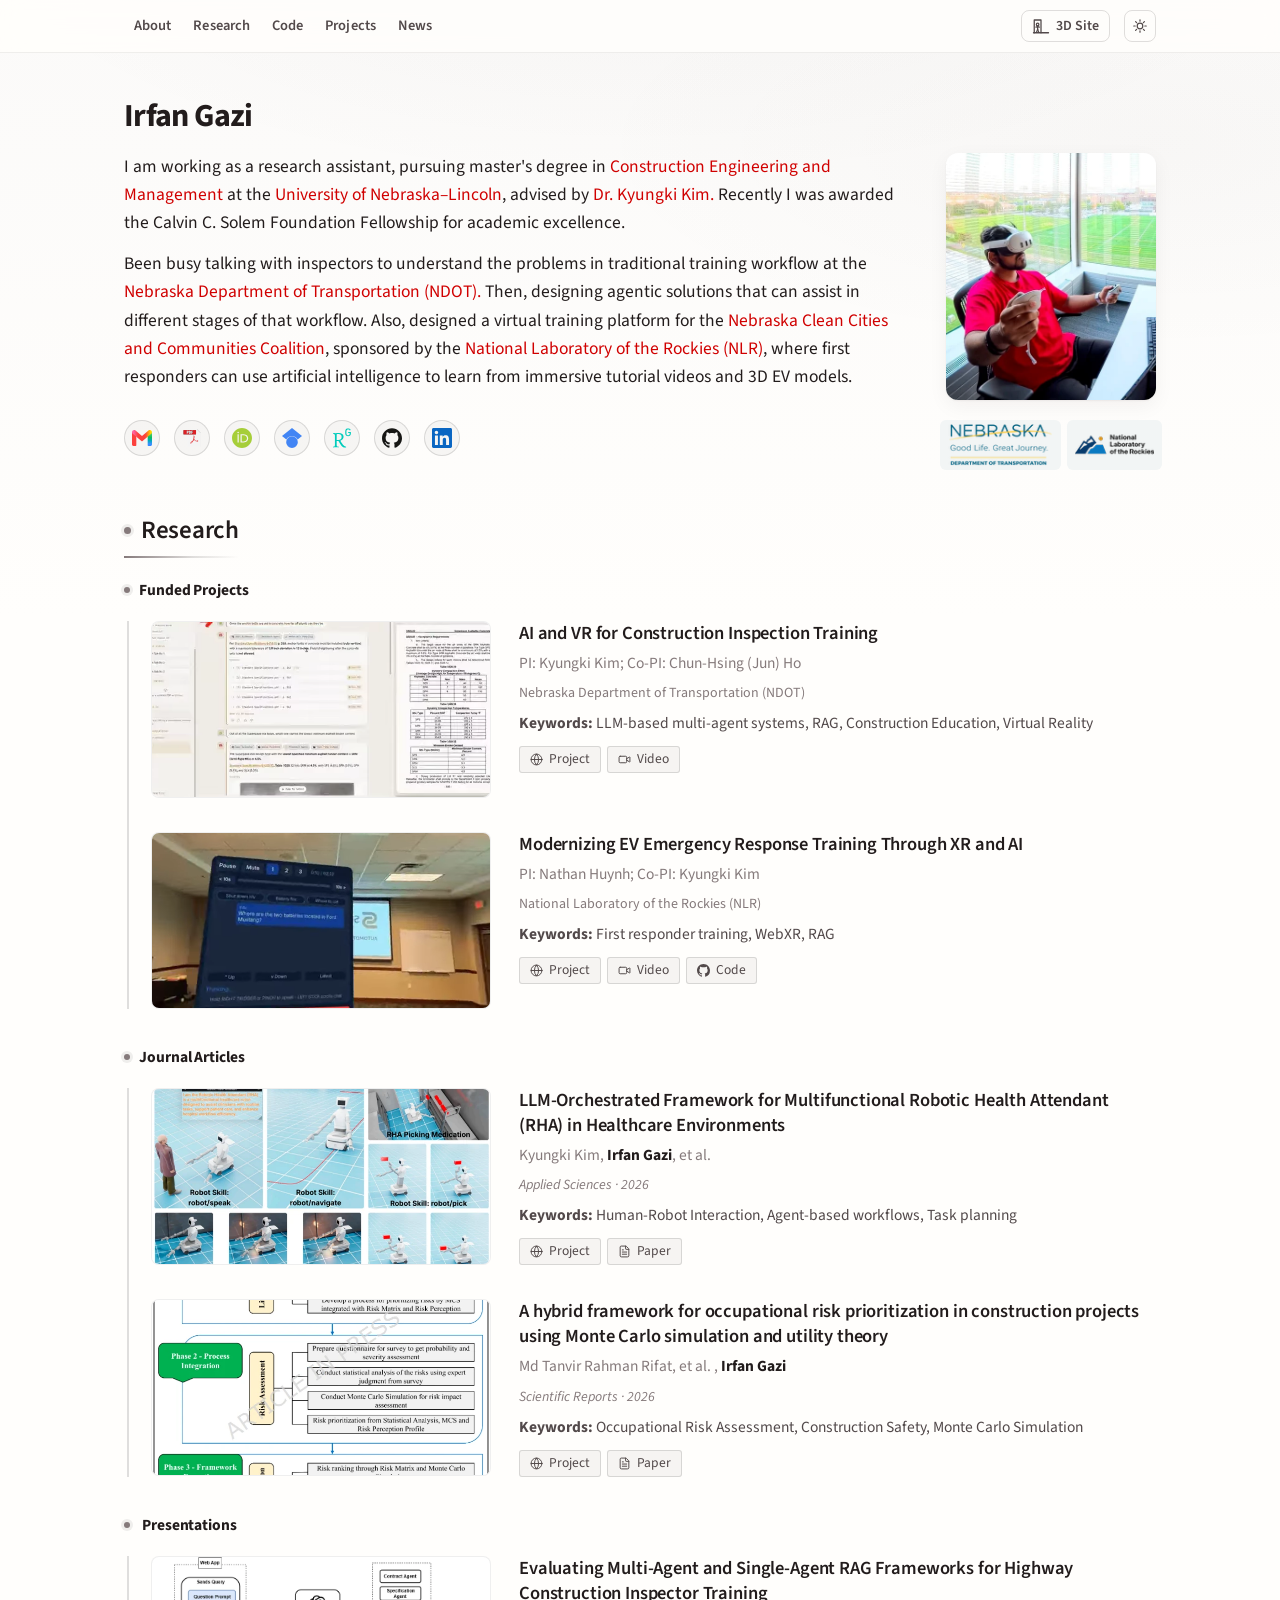
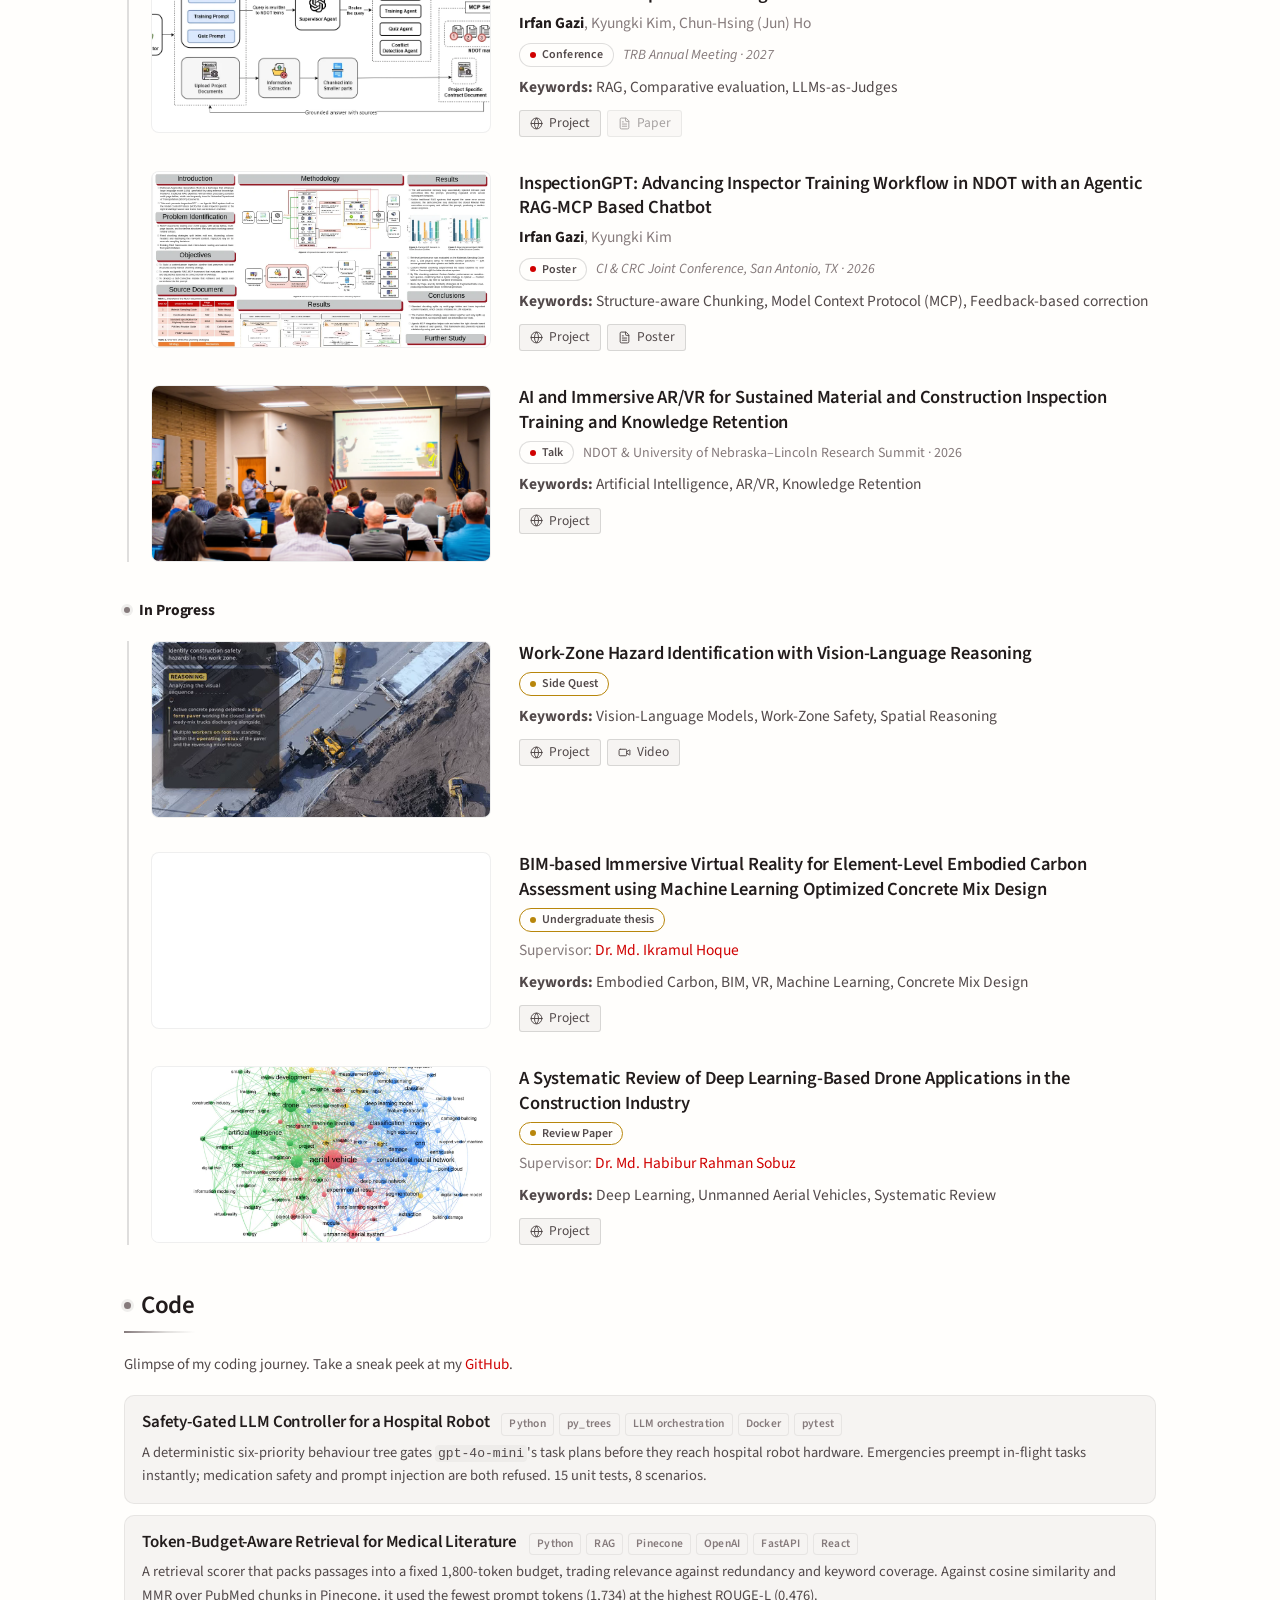
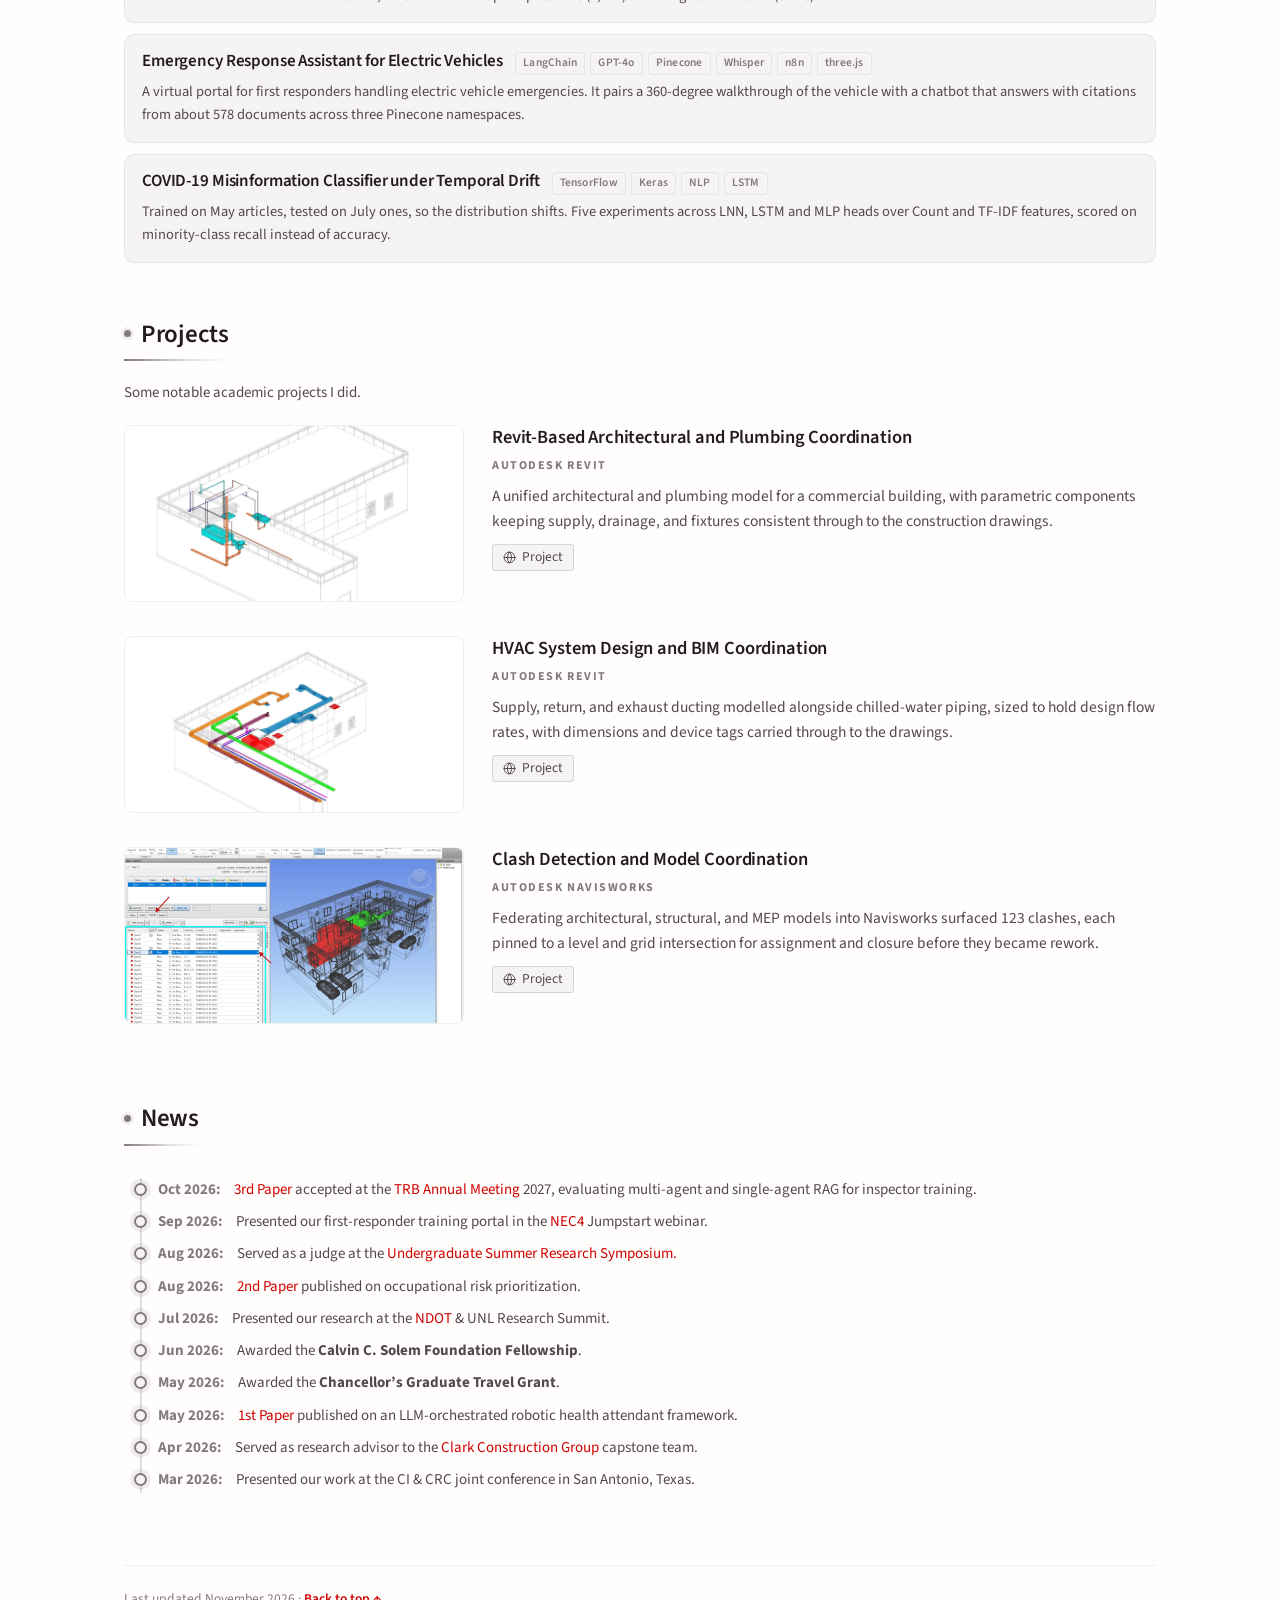
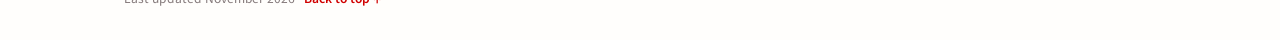
<file: index.html>
<!DOCTYPE html>
<html lang="en">
<head>
<meta charset="UTF-8" />
<meta name="viewport" content="width=device-width, initial-scale=1.0" />
<title>Irfan Gazi Portfolio</title>
<meta name="description" content="Irfan Gazi — M.S. Construction Engineering and Graduate Research Assistant at the University of Nebraska-Lincoln. I build generative AI, LLM agent and mixed-reality systems for construction site inspection, safety and BIM." />
<meta name="keywords" content="Irfan Gazi, construction engineering and management, generative AI, large language models, LLM agents, retrieval-augmented generation, RAG, machine learning, computer vision, mixed reality, virtual reality, XR, digital twin, BIM, Autodesk Revit, Navisworks, Unity, Python, construction safety, construction site inspection, University of Nebraska-Lincoln, graduate research assistant" />
<meta name="author" content="Irfan Gazi" />
<link rel="canonical" href="https://irfan-gazi0.github.io/Portfolio/" />

<meta property="og:type" content="profile" />
<meta property="og:title" content="Irfan Gazi — Construction Engineering Researcher" />
<meta property="og:description" content="M.S. Construction Engineering and Graduate Research Assistant at the University of Nebraska-Lincoln. Generative AI, LLM agents, mixed reality and BIM for the job site." />
<meta property="og:url" content="https://irfan-gazi0.github.io/Portfolio/" />
<meta property="og:image" content="https://irfan-gazi0.github.io/Portfolio/images/profile.webp" />
<meta property="og:image:width" content="600" />
<meta property="og:image:height" content="724" />
<meta property="og:image:alt" content="Portrait of Irfan Gazi" />
<meta property="og:locale" content="en_US" />
<meta name="twitter:card" content="summary" />
<meta name="twitter:title" content="Irfan Gazi — Construction Engineering Researcher" />
<meta name="twitter:description" content="M.S. Construction Engineering and Graduate Research Assistant at the University of Nebraska-Lincoln. Generative AI, LLM agents, mixed reality and BIM for the job site." />
<meta name="twitter:image" content="https://irfan-gazi0.github.io/Portfolio/images/profile.webp" />
<meta name="theme-color" content="#fdfcfa" media="(prefers-color-scheme: light)" />
<meta name="theme-color" content="#110d0e" media="(prefers-color-scheme: dark)" />

<link rel="icon" href="data:image/svg+xml,%3Csvg xmlns='http://www.w3.org/2000/svg' viewBox='0 0 64 64'%3E%3Crect width='64' height='64' rx='14' fill='%23D00000'/%3E%3Ctext x='32' y='45' font-family='Georgia,serif' font-size='36' font-weight='700' fill='%23fff' text-anchor='middle'%3EIG%3C/text%3E%3C/svg%3E" />

<link rel="preconnect" href="https://fonts.googleapis.com" />
<link rel="preconnect" href="https://fonts.gstatic.com" crossorigin />
<!-- Fetched at high priority but not render-blocking: first paint no longer
     waits on a round trip to Google. Safe here because the stack in `body`
     already falls back to the system sans and the request carries
     `display=swap`, so text is drawn in the fallback either way and the only
     difference is whether the rest of the page is held up waiting for it.
     The <noscript> copy keeps the webfont for readers without JavaScript. -->
<link rel="preload" as="style" href="https://fonts.googleapis.com/css2?family=Source+Sans+3:ital,wght@0,400;0,600;0,700;1,400&display=swap" onload="this.onload=null;this.rel='stylesheet'" />
<noscript><link rel="stylesheet" href="https://fonts.googleapis.com/css2?family=Source+Sans+3:ital,wght@0,400;0,600;0,700;1,400&display=swap" /></noscript>

<script>
  /* Set the theme before first paint so there is no flash of the wrong palette. */
  (function () {
    try {
      var s = localStorage.getItem('theme');
      if (s === 'dark' || s === 'light') document.documentElement.setAttribute('data-theme', s);
    } catch (e) {}
  })();
</script>

<script type="application/ld+json">
{
  "@context": "https://schema.org",
  "@type": "Person",
  "name": "Irfan Gazi",
  "url": "https://irfan-gazi0.github.io/Portfolio/",
  "image": "https://irfan-gazi0.github.io/Portfolio/images/profile.webp",
  "jobTitle": "Graduate Research Assistant",
  "description": "M.S. student and Graduate Research Assistant in Construction Engineering and Management, working on generative AI, LLM agents and mixed reality for construction site inspection.",
  "email": "mailto:igazi2@huskers.unl.edu",
  "identifier": "https://orcid.org/0009-0004-5817-8845",
  "knowsLanguage": ["en", "bn", "hi", "ur"],
  "knowsAbout": [
    "Construction Engineering and Management",
    "Generative AI",
    "Large Language Models",
    "LLM agent orchestration",
    "Retrieval-Augmented Generation",
    "Machine Learning",
    "Computer Vision",
    "Mixed Reality",
    "Virtual Reality",
    "Digital Twin",
    "Building Information Modeling",
    "Autodesk Revit",
    "Autodesk Navisworks",
    "Unity",
    "Python",
    "Construction Safety",
    "Monte Carlo simulation",
    "Embodied Carbon"
  ],
  "affiliation": {
    "@type": "CollegeOrUniversity",
    "name": "University of Nebraska-Lincoln",
    "department": "Durham School of Architectural Engineering and Construction"
  },
  "worksFor": {
    "@type": "ResearchOrganization",
    "name": "Autonomous Vehicles and Robotics Laboratory",
    "url": "https://avrlab.unl.edu/",
    "parentOrganization": {
      "@type": "CollegeOrUniversity",
      "name": "University of Nebraska-Lincoln"
    }
  },
  "alumniOf": [
    {
      "@type": "CollegeOrUniversity",
      "name": "University of Nebraska-Lincoln"
    },
    {
      "@type": "CollegeOrUniversity",
      "name": "Khulna University of Engineering and Technology"
    }
  ],
  "sameAs": [
    "https://orcid.org/0009-0004-5817-8845",
    "https://scholar.google.com/citations?user=Nkbeio8AAAAJ&hl=en",
    "https://github.com/Irfan-Gazi0",
    "https://www.linkedin.com/in/irfan-gazi",
    "https://www.researchgate.net/profile/Irfan-Gazi",
    "https://avrlab.unl.edu/person/irfan-gazi/"
  ]
}
</script>

<style>
/* ---------- tokens: light is the base palette ---------- */
:root {
  /* Tells the browser which way its own furniture — scrollbars, form
     controls, the canvas behind the page — should be painted. */
  color-scheme: light;

  --accent:        #D00000;
  --accent-deep:   #A30000;
  --accent-warm:   #B8860B;
  --accent-soft:   rgba(34, 28, 28, 0.07);
  --accent-softer: rgba(34, 28, 28, 0.035);

  --ink:      #221c1c;
  --ink-soft: #52494a;
  --ink-mute: #857a7b;

  --paper:   #fffefc;
  --surface: #f6f4f2;
  --rule:       rgba(34, 28, 28, 0.14);
  --rule-faint: rgba(34, 28, 28, 0.07);

  --nav-bg: rgba(255, 254, 252, 0.86);
  --shadow: 0 1px 2px rgba(34, 28, 28, 0.05), 0 6px 20px rgba(34, 28, 28, 0.05);

  --page-bg:
    radial-gradient(ellipse 1000px 400px at 50% -90px, rgba(34, 28, 28, 0.03), transparent 70%),
    radial-gradient(ellipse 820px 300px at 90% 16%, rgba(34, 28, 28, 0.02), transparent 72%),
    linear-gradient(180deg, #fbfaf9 0%, #fffefc 620px);
}

@media (prefers-color-scheme: dark) {
  :root:not([data-theme="light"]) {
    color-scheme: dark;
    --accent:        #FF6B5E;
    --accent-deep:   #FF9A8F;
    --accent-warm:   #E8B860;
    --accent-soft:   rgba(255, 255, 255, 0.09);
    --accent-softer: rgba(255, 255, 255, 0.045);

    --ink:      #f0e8e6;
    --ink-soft: #c4b6b3;
    --ink-mute: #968683;

    --paper:   #161112;
    --surface: #211819;
    --rule:       rgba(255, 255, 255, 0.16);
    --rule-faint: rgba(255, 255, 255, 0.07);

    --nav-bg: rgba(22, 17, 18, 0.86);
    --shadow: 0 1px 2px rgba(0, 0, 0, 0.4), 0 6px 20px rgba(0, 0, 0, 0.3);

    --page-bg:
      radial-gradient(ellipse 1000px 400px at 50% -90px, rgba(255, 255, 255, 0.045), transparent 70%),
      radial-gradient(ellipse 820px 300px at 90% 16%, rgba(232, 184, 96, 0.04), transparent 72%),
      linear-gradient(180deg, #110d0e 0%, #161112 620px);
  }
}

/* Explicit choice wins in both directions. */
:root[data-theme="dark"] {
  color-scheme: dark;
  --accent:        #FF6B5E;
  --accent-deep:   #FF9A8F;
  --accent-warm:   #E8B860;
  --accent-soft:   rgba(255, 255, 255, 0.09);
  --accent-softer: rgba(255, 255, 255, 0.045);

  --ink:      #f0e8e6;
  --ink-soft: #c4b6b3;
  --ink-mute: #968683;

  --paper:   #161112;
  --surface: #211819;
  --rule:       rgba(255, 255, 255, 0.16);
  --rule-faint: rgba(255, 255, 255, 0.07);

  --nav-bg: rgba(22, 17, 18, 0.86);
  --shadow: 0 1px 2px rgba(0, 0, 0, 0.4), 0 6px 20px rgba(0, 0, 0, 0.3);

  --page-bg:
    radial-gradient(ellipse 1000px 400px at 50% -90px, rgba(255, 255, 255, 0.045), transparent 70%),
    radial-gradient(ellipse 820px 300px at 90% 16%, rgba(232, 184, 96, 0.04), transparent 72%),
    linear-gradient(180deg, #110d0e 0%, #161112 620px);
}

/* ---------- base ---------- */
*, *::before, *::after { box-sizing: border-box; }

html {
  scroll-behavior: smooth;
  scroll-padding-top: 76px;
}
@media (prefers-reduced-motion: reduce) {
  html { scroll-behavior: auto; }
  * { animation-duration: 0.01ms !important; transition-duration: 0.01ms !important; }
}

body {
  margin: 0;
  padding-top: 52px; /* clears the fixed nav; must not live on .wrap, whose
                        `padding: 0 24px` shorthand would reset it */
  font-family: 'Source Sans 3', -apple-system, BlinkMacSystemFont, 'Segoe UI', Roboto, Helvetica, Arial, sans-serif;
  font-size: 17.5px;
  line-height: 1.62;
  color: var(--ink);
  background: var(--page-bg);
  background-color: var(--paper);
  background-attachment: fixed;
  -webkit-font-smoothing: antialiased;
  -moz-osx-font-smoothing: grayscale;
}

code {
  font-family: ui-monospace, SFMono-Regular, 'SF Mono', Menlo, Consolas, monospace;
  font-size: 0.9em; padding: 1px 3px; border-radius: 4px;
  background: var(--accent-softer); color: var(--ink-soft);
}

a { color: var(--accent); text-decoration: none; transition: color .18s ease; }
a:hover, a:focus { color: var(--accent-deep); }
:focus-visible { outline: 2px solid var(--accent); outline-offset: 3px; border-radius: 3px; }
::selection { background: var(--accent-soft); }
/* Off screen until a keyboard reaches it; then it sits above the fixed nav. */
.skip-link {
  position: fixed; top: 8px; left: 8px; z-index: 200;
  padding: 10px 14px; border-radius: 8px;
  background: var(--surface); color: var(--ink); font-weight: 600;
  transform: translateY(-200%);
}
.skip-link:focus { transform: none; }

img { max-width: 100%; height: auto; display: block; }
p { margin: 0 0 12px; overflow-wrap: break-word; }

.wrap { max-width: 1080px; margin: 0 auto; padding: 0 24px; }

/* ---------- navigation ---------- */
nav {
  position: fixed; top: 0; left: 0; right: 0; z-index: 100;
  background: var(--nav-bg);
  backdrop-filter: saturate(160%) blur(10px);
  -webkit-backdrop-filter: saturate(160%) blur(10px);
  border-bottom: 1px solid var(--rule-faint);
}
.nav-inner {
  max-width: 1080px; margin: 0 auto; padding: 0 24px;
  display: flex; align-items: center; gap: 14px; min-height: 52px;
}
nav ul {
  list-style: none; margin: 0; padding: 0;
  display: flex; flex-wrap: wrap; gap: 2px; flex: 1;
}
nav ul li a {
  display: block; padding: 5px 10px; border-radius: 6px;
  font-size: 14.5px; font-weight: 600; letter-spacing: .005em;
  color: var(--ink-soft);
  transition: color .18s ease, background .18s ease;
}
nav ul li a:hover { color: var(--ink); background: var(--accent-softer); }
nav ul li a.active { color: var(--accent); background: var(--accent-soft); }
/* Leaves the page, so it is marked out from the in-page anchors. On hover the
   little figure bolts out of the doorway. */
a.nav-xr {
  flex: none; height: 32px; padding: 0 10px; border-radius: 8px;
  display: inline-flex; align-items: center; gap: 6px;
  font-size: 14px; font-weight: 600; color: var(--ink-soft);
  border: 1px solid var(--rule);
  transition: color .18s ease, border-color .18s ease, background .18s ease;
}
a.nav-xr:hover, a.nav-xr:focus-visible { color: var(--ink); border-color: var(--ink-mute); background: var(--accent-soft); }
a.nav-xr svg { width: 18px; height: 18px; fill: none; stroke: currentColor; stroke-width: 1.7; stroke-linecap: round; stroke-linejoin: round; overflow: visible; }
@media (prefers-reduced-motion: no-preference) {
  .nav-xr .xr-man { transition: transform .5s cubic-bezier(.3,1.4,.5,1); }
  .nav-xr:hover .xr-man, .nav-xr:focus-visible .xr-man { transform: translateX(10px); animation: xr-hop .5s ease-out .5s 2; }
  .nav-xr .xr-leg-a, .nav-xr .xr-leg-b, .nav-xr .xr-arm { transform-box: fill-box; transform-origin: top center; }
  .nav-xr:hover .xr-leg-a, .nav-xr:focus-visible .xr-leg-a { animation: xr-step .25s ease-in-out infinite alternate; }
  .nav-xr:hover .xr-leg-b, .nav-xr:focus-visible .xr-leg-b { animation: xr-step .25s ease-in-out infinite alternate-reverse; }
  .nav-xr:hover .xr-arm, .nav-xr:focus-visible .xr-arm { animation: xr-wave .25s ease-in-out infinite alternate; }
}
@keyframes xr-hop { 50% { transform: translate(10px, -3px); } }
@keyframes xr-step { from { transform: rotate(-25deg); } to { transform: rotate(25deg); } }
@keyframes xr-wave { from { transform: translateY(-1px); } to { transform: translateY(1.5px); } }

/* Reading position, drawn on the nav's own bottom rule.

   Scaled rather than resized. This sits inside a backdrop-filtered nav, and
   `width` is a layout property: writing it every scroll frame invalidated the
   nav's paint, which made the blur re-sample the page behind it 60 times a
   second. A transform is composited on its own, so the nav is never repainted
   and the blur runs once. */
#scroll-progress {
  position: absolute; left: 0; bottom: -1px; height: 2px; width: 100%;
  transform: scaleX(0); transform-origin: 0 50%;
  background: var(--accent);
  transition: transform .08s linear;
  will-change: transform;
  pointer-events: none;
}

.theme-toggle {
  flex: none; width: 32px; height: 32px; padding: 0;
  display: grid; place-items: center;
  border: 1px solid var(--rule); border-radius: 8px;
  background: transparent; color: var(--ink-soft); cursor: pointer;
  transition: color .18s ease, border-color .18s ease;
}
.theme-toggle:hover { color: var(--ink); border-color: var(--ink-mute); }
.theme-toggle svg { width: 16px; height: 16px; fill: none; stroke: currentColor; stroke-width: 1.8; stroke-linecap: round; }
.icon-moon { display: none; }
:root[data-theme="dark"] .icon-sun { display: none; }
:root[data-theme="dark"] .icon-moon { display: block; }
@media (prefers-color-scheme: dark) {
  :root:not([data-theme="light"]) .icon-sun  { display: none; }
  :root:not([data-theme="light"]) .icon-moon { display: block; }
}

/* ---------- section furniture ---------- */
section { padding-top: 40px; }
section:last-of-type { padding-bottom: 8px; }

h2.section-heading {
  margin: 0 0 20px;
  font-size: 25px; font-weight: 600; letter-spacing: -0.012em;
  color: var(--ink);
  display: inline-block; padding-bottom: 7px;
  background-image: linear-gradient(90deg, var(--ink-mute) 0%, var(--rule) 60%, transparent 100%);
  background-position: 0 100%; background-size: 100% 2px; background-repeat: no-repeat;
}
h2.section-heading::before {
  content: ""; display: inline-block;
  width: 7px; height: 7px; margin: 0 10px 3px 0; vertical-align: middle;
  border-radius: 50%; background: var(--ink-mute);
  box-shadow: 0 0 0 3px var(--accent-soft);
}

/* ---------- hero ---------- */
.hero { display: grid; grid-template-columns: 1fr 210px; gap: 36px; align-items: start; padding-top: 46px; }
.hero-photo { position: relative; width: 210px; order: 2; margin-top: 0; }
.hero-photo button {
  all: unset; display: block; position: relative; z-index: 1; border-radius: 12px;
}
/* Glow lives on the button, not .hero-photo, so it hugs the portrait and
   not the sponsor row below it. */
.hero-photo button::before {
  content: ""; position: absolute; inset: 10px -6px -6px 10px; border-radius: 16px;
  background: var(--accent); filter: blur(18px); opacity: 0; z-index: -1;
  transition: opacity 0.25s ease;
}
.hero-photo button:hover::before, .hero-photo button:focus-visible::before { opacity: 0.45; }
.hero-photo button img { width: 210px; border-radius: 12px; box-shadow: var(--shadow); display: block; transition: transform 0.25s ease; }
.hero-photo button:hover img, .hero-photo button:focus-visible img { transform: scale(1.04); }
.hero-sponsors { display: flex; gap: 6px; margin-top: 20px; justify-content: center; align-items: center; }
.photo-lightbox {
  position: fixed; inset: 0; z-index: 1000; display: none; align-items: center; justify-content: center;
  background: rgba(0, 0, 0, 0.72); padding: 24px; cursor: zoom-out;
}
.photo-lightbox.open { display: flex; }
.photo-lightbox img { max-width: min(90vw, 640px); max-height: 88vh; border-radius: 12px; box-shadow: var(--shadow); }
.sr-only { position: absolute; width: 1px; height: 1px; margin: -1px; padding: 0; overflow: hidden; clip: rect(0 0 0 0); white-space: nowrap; border: 0; }
.hero h1 { grid-column: 1 / -1; margin: 0 0 -18px; font-size: 32px; line-height: 1.15; letter-spacing: -0.02em; color: var(--ink); }
.hero .tagline { margin: 0 0 14px; font-size: 15px; color: var(--ink-mute); }

/* What I am doing now and what I am open to — the two things a visitor
   scanning for ten seconds is actually looking for. */
.status {
  margin: 0 0 14px; padding: 8px 13px;
  font-size: 14px; line-height: 1.55; color: var(--ink-soft);
  border: 1px solid var(--rule-faint); border-radius: 9px;
  background: var(--accent-softer);
}
.status strong { color: var(--ink); font-weight: 700; }
.status-dot {
  /* Inline, so it rides the first line however the rest of it wraps. */
  display: inline-block; vertical-align: middle; margin: -2px 8px 0 0;
  width: 7px; height: 7px; border-radius: 50%; background: var(--accent);
  box-shadow: 0 0 0 3px var(--accent-soft);
  animation: status-pulse 2.6s ease-in-out infinite;
}
@keyframes status-pulse {
  0%, 100% { box-shadow: 0 0 0 3px var(--accent-soft); }
  50%      { box-shadow: 0 0 0 7px transparent; }
}

/* Focus areas, as their own row — the fastest read on the page. */
.chips { list-style: none; display: flex; flex-wrap: wrap; gap: 6px; margin: 0 0 16px; padding: 0; }
.chips li {
  font-size: 12.5px; font-weight: 600; letter-spacing: .01em;
  padding: 3px 11px; border-radius: 999px;
  color: var(--ink-soft); background: var(--accent-softer);
  border: 1px solid var(--rule);
}

.xr-cta { margin-top: 16px; font-size: 14.5px; display: flex; flex-wrap: wrap; align-items: baseline; gap: 4px 10px; }
.xr-cta a {
  display: inline-flex; align-items: center; gap: 7px;
  padding: 7px 14px; border-radius: 999px;
  border: 1px solid var(--rule); background: var(--accent-softer);
  color: var(--accent); font-weight: 700;
  transition: border-color .18s ease, background .18s ease;
}
.xr-cta a:hover { border-color: var(--accent); background: var(--accent-soft); }
.xr-cta a svg { width: 15px; height: 15px; fill: none; stroke: currentColor; stroke-width: 1.6; }
.xr-cta span { color: var(--ink-mute); font-size: 13.5px; }

.linkrow { margin-top: 28px; display: flex; flex-wrap: wrap; gap: 14px; justify-content: flex-start; align-items: center; }
.linkrow a, .linkrow button.linklike {
  display: inline-flex; align-items: center; justify-content: center;
  width: 36px; height: 36px; padding: 0; border-radius: 50%;
  border: 1px solid var(--rule); background: var(--accent-softer);
  transition: border-color .18s ease, background .18s ease, transform .18s ease;
}
.linkrow a:hover, .linkrow button.linklike:hover { border-color: var(--ink-mute); background: var(--accent-soft); transform: translateY(-2px); }
.linkrow .ic { width: 20px; height: 20px; flex: none; }
:root[data-theme="dark"] .linkrow .ic-ink { filter: invert(1); }
@media (prefers-color-scheme: dark) { :root:not([data-theme="light"]) .linkrow .ic-ink { filter: invert(1); } }
button.linklike { cursor: pointer; font: inherit; }
#email-address { display: block; margin-top: 10px; font-size: 13px; color: var(--ink-soft); }
#email-address[hidden] { display: none; }
.copy-btn {
  margin-left: 7px; padding: 1px 7px;
  font: inherit; font-size: 12px; font-weight: 600; line-height: 1.5;
  color: var(--ink-mute); background: transparent;
  border: 1px solid var(--rule); border-radius: 5px; cursor: pointer;
  transition: color .18s ease, border-color .18s ease;
}
.copy-btn:hover, .copy-btn.done { color: var(--ink); border-color: var(--ink-mute); }

/* ---------- news ---------- */
.news-scroll {
  padding: 4px 16px 4px 4px;
}
.news-scroll ul { list-style: none; margin: 0; padding: 8px 8px 8px 30px; position: relative; }
.news-scroll ul::before {
  content: ""; position: absolute; left: 12px; top: 8px; bottom: 8px;
  width: 2px; background: var(--rule);
}
.news-scroll li {
  position: relative; margin-bottom: 9px; font-size: 15px; color: var(--ink-soft); line-height: 1.55;
}
.news-scroll li:last-child { margin-bottom: 2px; }
.news-scroll li::before {
  content: ""; position: absolute; left: -24px; top: 5px;
  width: 13px; height: 13px; border-radius: 50%;
  background: var(--surface); border: 2px solid var(--ink-mute);
  box-shadow: 0 0 0 4px var(--accent-soft);
  transition: background-color .15s ease;
}
.news-scroll li:hover::before { background: var(--accent); }
.news-scroll .date { font-weight: 700; color: var(--ink-mute); font-variant-numeric: tabular-nums; margin-right: 0.65em; }

/* ---------- research groups ----------
   Four groups of nine entries need a container, not just a label. The old
   h3.sub-heading was the same 12px uppercase mute as .venue, so a reader
   counted thirteen headings in this section and found four. The group now
   carries a rule and a count above it and a rail down its side — the news
   timeline's spine reused — so the gap between two groups reads differently
   from the gap between two entries inside one. */
.rgroup { margin-top: 36px; }
/* The first group sits right under the section heading, which already has its own bottom margin. */
.section-heading + .rgroup { margin-top: 0; }

.rgroup-head {
  display: flex; align-items: baseline; gap: 10px;
  margin-bottom: 18px;
}
.rgroup-head h3 {
  margin: 0; font-size: 15.5px; font-weight: 700;
  letter-spacing: -0.005em; color: var(--ink);
}
/* The same dot as h2.section-heading, one size down: hierarchy by scale
   rather than by a second device. */
.rgroup-head h3::before {
  content: ""; display: inline-block;
  width: 6px; height: 6px; margin: 0 9px 2px 0; vertical-align: middle;
  border-radius: 50%; background: var(--ink-mute);
  box-shadow: 0 0 0 3px var(--accent-soft);
}
.rgroup-count {
  margin-left: auto;
  font-size: 12px; font-weight: 700; letter-spacing: .04em;
  color: var(--ink-mute); font-variant-numeric: tabular-nums;
}
/* --rule, not --rule-faint: at 11% alpha the rail vanished on the dark
   ground, and a boundary you cannot see is not a boundary. */
.rgroup-body {
  border-left: 2px solid var(--rule);
  padding-left: 22px; margin-left: 3px;
}
.rgroup-body > .entry:last-child { margin-bottom: 0; }

/* ---------- research / project entries ---------- */
.entry { display: grid; grid-template-columns: 340px 1fr; gap: 28px; align-items: start; margin-bottom: 34px; }
.entry.no-fig { grid-template-columns: 1fr; }
.entry-fig img, .entry-fig svg, .entry-fig video {
  width: 100%; border-radius: 8px;
  border: 1px solid var(--rule-faint); background: #fff;
}
.entry-fig video { display: block; }
.entry-fig img, .entry-fig video {
  aspect-ratio: 4 / 3; object-fit: contain;
  transition: transform 0.25s ease, box-shadow 0.25s ease;
}
.entry-fig:hover img, .entry-fig:hover video { transform: scale(1.04); box-shadow: 0 0 20px 2px var(--accent), var(--shadow); }
:root[data-theme="dark"] .entry-fig img, :root[data-theme="dark"] .entry-fig video, :root[data-theme="dark"] .more-figs img { background: #f2f5f5; }
@media (prefers-color-scheme: dark) {
  :root:not([data-theme="light"]) .entry-fig img, :root:not([data-theme="light"]) .entry-fig video, :root:not([data-theme="light"]) .more-figs img { background: #f2f5f5; }
}
.entry-fig svg { background: transparent; border: 0; }
/* Screen captures fill the frame: the capture is zoomed in slightly so its dark edges sit
   outside the frame. The frame, not the image, carries the border and glow. */
.entry-fig.fig-fill {
  position: relative; overflow: hidden; min-height: 200px;
  border-radius: 8px; border: 1px solid var(--rule-faint); background: #fff;
  transition: transform 0.25s ease, box-shadow 0.25s ease;
}
.entry-fig.fig-fill img, .entry-fig.fig-fill video {
  position: absolute; inset: 0; width: 100%; height: 100%;
  aspect-ratio: auto; object-fit: cover; border: 0; border-radius: 0;
  transform: scale(1.08);
}
.entry-fig.fig-fill:hover img, .entry-fig.fig-fill:hover video { transform: scale(1.08); box-shadow: none; }
.entry-fig.fig-fill:hover { transform: scale(1.04); box-shadow: 0 0 20px 2px var(--accent), var(--shadow); }
/* On desktop every figure is one fixed height, the height of a typical
   journal entry's text block, and the media is cropped to fill it. */
.entry { --fig-h: 177px; }
.entry-fig > a { display: block; }
.entry-fig img, .entry-fig video { display: block; height: var(--fig-h); aspect-ratio: auto; object-fit: cover; }
.entry-fig.fig-fill { height: var(--fig-h); min-height: 0; }

.venue {
  display: block; margin-bottom: 6px;
  font-size: 12px; font-weight: 700; letter-spacing: 0.13em; text-transform: uppercase;
  color: var(--ink-soft);
}
.venue.pending { color: var(--ink-mute); }

/* An entry's own line says what the thing is, then where it lives. Research
   uses this instead of .venue, whose uppercase mute was indistinguishable from
   a group heading — five of them read as headings that were not there. The
   state is a word in a pill, so colour is a second signal and never the only
   one: the dot and the border are tinted, the text stays --ink-soft. */
.entry-meta {
  display: flex; flex-wrap: wrap; align-items: center; gap: 4px 9px;
  margin: 0 0 7px;
  font-size: 14px; color: var(--ink-mute); line-height: 1.45;
}
.state {
  display: inline-flex; align-items: center; gap: 6px; flex: none;
  padding: 2px 10px; border-radius: 999px;
  font-size: 12px; font-weight: 600; letter-spacing: .01em;
  color: var(--ink-soft); background: var(--paper);
  border: 1px solid var(--rule);
}
.state::before {
  content: ""; flex: none;
  width: 6px; height: 6px; border-radius: 50%; background: var(--accent);
}
/* Amber is the pipeline — not yet in print. It tints the dot and the border
   only: at 12px bold on --paper it would sit just under 4.5:1 as text. */
.state.is-open { border-color: var(--accent-warm); }
.state.is-open::before { background: var(--accent-warm); }
/* Archival: the dot goes quiet, the border does not. At --rule-faint the pill
   stopped looking like a pill and read as loose text. */
.state.is-past::before { background: var(--ink-mute); }
/* NDOT/NLR marks are dark-on-transparent, so they need a light chip behind
   them in both themes, not just the dark one. */
.sponsor-logo {
  height: 50px; width: auto; flex: none;
  padding: 4px 8px; border-radius: 6px;
  background: #f2f5f5;
  object-fit: contain;
}

.entry-title { margin: 0 0 6px; font-size: 18.5px; font-weight: 600; line-height: 1.35; letter-spacing: -0.008em; }
/* A title that opens the entry's own project page. Ink, not accent, so the
   list still reads as titles; the underline on hover says it goes somewhere. */
.entry-title a { color: var(--ink); text-decoration: underline; text-decoration-color: transparent; text-underline-offset: 3px; transition: color .18s ease, text-decoration-color .18s ease; }
.entry-title a:hover, .entry-title a:focus-visible { color: var(--accent); text-decoration-color: currentColor; }
.takeaway + .actions { margin-top: 10px; }
.authors { margin: 0 0 8px; font-size: 15.5px; color: var(--ink-mute); line-height: 1.5; }
.authors .me { font-weight: 700; color: var(--ink); }
.takeaway { margin: 8px 0 0; font-size: 15.5px; color: var(--ink-soft); }
.meta { margin: 8px 0 0; font-size: 14px; color: var(--ink-mute); }
.meta strong { color: var(--ink-soft); font-weight: 600; }

/* Link buttons under each card: small boxed tabs, icon plus label. */
.actions { display: flex; flex-wrap: wrap; gap: 6px; margin: 2px 0 0; }
.actions a, .actions .is-pending {
  display: inline-flex; align-items: center; gap: 6px;
  font-size: 13.5px; font-weight: 400; line-height: 1.4;
  padding: 3px 10px; border-radius: 3px;
  border: 1px solid var(--rule); background: var(--surface); color: var(--ink-soft);
  transition: background .18s ease, border-color .18s ease, color .18s ease;
}
.actions a:hover, .actions a:focus-visible { background: var(--accent); border-color: var(--accent); color: var(--paper); }
/* A link that is not out yet: shown so the row reads complete, but inert. */
.actions .is-pending { opacity: .5; cursor: default; }
/* Line icons (Lucide, 24px grid) and the filled GitHub mark share one size. */
.actions svg { flex: none; width: 13px; height: 13px; fill: none; stroke: currentColor; stroke-width: 1.8; stroke-linecap: round; stroke-linejoin: round; }
.actions svg.i-solid { fill: currentColor; stroke: none; }

details.more { margin-top: 12px; }
details.more > summary {
  display: inline-block; cursor: pointer; list-style: none;
  font-size: 13px; font-weight: 600; color: var(--ink-mute);
  padding: 1px 4px; border-radius: 4px;
}
details.more > summary::-webkit-details-marker { display: none; }
details.more > summary::before { content: "+ "; color: var(--ink-mute); font-weight: 700; }
details.more[open] > summary::before { content: "\2212 "; }
details.more > summary:hover { color: var(--ink); }
.more-figs { display: grid; grid-template-columns: repeat(auto-fit, minmax(240px, 1fr)); gap: 12px; margin-top: 12px; }
.more-figs figure { margin: 0; }
.more-figs img {
  border-radius: 8px; border: 1px solid var(--rule-faint); background: #fff;
  aspect-ratio: 4 / 3; object-fit: contain;
  transition: transform 0.25s ease, box-shadow 0.25s ease;
}
.more-figs figure:hover img { transform: scale(1.04); box-shadow: 0 0 20px 2px var(--accent), var(--shadow); }
.more-figs svg { width: 100%; height: auto; background: transparent; }
.more-figs figcaption { margin-top: 5px; font-size: 12.5px; color: var(--ink-mute); line-height: 1.4; }
/* YouTube videos ship as a thumbnail link. The player (about 1 MB of YouTube
   script) loads only when someone presses play; without JavaScript the link
   simply opens YouTube. */
.yt { position: relative; display: block; border-radius: 8px; overflow: hidden; }
.entry-fig .yt img, .more-figs .yt img { display: block; aspect-ratio: 16 / 9; object-fit: cover; background: #000; }
.yt-play {
  position: absolute; left: 50%; top: 50%; width: 64px; height: 44px; margin: -22px 0 0 -32px;
  border-radius: 12px; background: rgba(0, 0, 0, .72); transition: background .18s ease;
}
.yt-play::after {
  content: ""; position: absolute; left: 26px; top: 13px;
  border-style: solid; border-width: 9px 0 9px 15px; border-color: transparent transparent transparent #fff;
}
.yt:hover .yt-play, .yt:focus-visible .yt-play { background: #c4302b; }
.yt-frame { display: block; width: 100%; aspect-ratio: 16 / 9; border: 0; border-radius: 8px; background: #000; }
.fig-credit { margin: 6px 0 0; font-size: 12px; color: var(--ink-mute); line-height: 1.45; }

/* ---------- code repositories ----------
   The heading is what the thing does; the repo slug is filed underneath it as
   an address, because a slug alone tells a reader nothing. */
.repo {
  padding: 15px 17px; margin-bottom: 11px;
  border: 1px solid var(--rule-faint); border-radius: 10px;
  background: var(--surface);
  transition: border-color .18s ease, box-shadow .18s ease;
}
.repo:hover { border-color: var(--rule); box-shadow: var(--shadow); }
.repo-head { display: flex; flex-wrap: wrap; align-items: baseline; gap: 6px 12px; }
.repo-title {
  margin: 0; font-size: 17px; font-weight: 600;
  line-height: 1.32; letter-spacing: -0.008em;
}
.repo .repo-slug {
  display: inline-flex; align-items: center; gap: 6px;
  margin: 6px 0 0;
  font-family: ui-monospace, SFMono-Regular, 'SF Mono', Menlo, Consolas, monospace;
  font-size: 12.5px; color: var(--ink-mute);
  overflow-wrap: anywhere; /* repo slugs are long unbroken tokens */
}
.repo .repo-slug svg { flex: none; width: 13px; height: 13px; fill: currentColor; }
.repo .tags { margin-top: 2px; }
.repo-title a { color: var(--ink); text-decoration: underline; text-decoration-color: transparent; text-underline-offset: 3px; transition: color .18s ease, text-decoration-color .18s ease; }
.repo-title a:hover, .repo-title a:focus-visible { color: var(--accent); text-decoration-color: currentColor; }
.tags { display: flex; flex-wrap: wrap; gap: 5px; }
.tag {
  font-size: 11.5px; font-weight: 600; letter-spacing: .02em;
  padding: 1px 7px; border-radius: 4px;
  color: var(--ink-mute); background: var(--surface); border: 1px solid var(--rule-faint);
}
.repo p { margin: 5px 0 0; font-size: 14.5px; color: var(--ink-soft); }
.repo .paper-link { font-size: 13.5px; color: var(--ink-mute); }

/* ---------- plain lists (education, honors, ...) ---------- */
.entries { margin: 0; padding: 0; list-style: none; }
.entries > li { margin-bottom: 16px; }
.entries .row-title { font-weight: 600; }
.entries .where { color: var(--ink-soft); font-size: 15px; }
.entries .detail { color: var(--ink-mute); font-size: 14.5px; }
.when {
  font-size: 13px; font-weight: 600; letter-spacing: .02em;
  color: var(--ink-mute); white-space: nowrap;
}
.plain { margin: 0; padding-left: 20px; }
.plain li { margin-bottom: 8px; color: var(--ink-soft); }
.plain li strong { color: var(--ink); font-weight: 600; }

.skills { display: grid; grid-template-columns: repeat(auto-fit, minmax(250px, 1fr)); gap: 20px 32px; margin: 0; }
.skills > div { min-width: 0; }
.skills dt { font-size: 12.5px; font-weight: 700; letter-spacing: .1em; text-transform: uppercase; color: var(--ink-mute); }
.skills dd { margin: 7px 0 0; font-size: 15px; color: var(--ink-soft); }
.skills dd.skill-list { display: flex; flex-wrap: wrap; gap: 5px; }
.skills dd.skill-list span {
  font-size: 12.5px; font-weight: 600;
  padding: 2px 9px; border-radius: 5px;
  color: var(--ink-soft); background: var(--paper);
  border: 1px solid var(--rule-faint);
}


/* ---------- footer ---------- */
.to-top { font-weight: 600; }
footer {
  margin-top: 52px; padding: 22px 0 30px;
  border-top: 1px solid var(--rule-faint);
  font-size: 13.5px; color: var(--ink-mute);
  display: flex; flex-wrap: wrap; gap: 8px; justify-content: space-between;
}

/* ---------- responsive ---------- */
@media (max-width: 768px) {
  .hero { grid-template-columns: 1fr; gap: 22px; padding-top: 34px; }
  .hero-photo { order: 0; }
  .hero-photo img { width: 160px; }
  .hero-sponsors { justify-content: flex-start; }
  .sponsor-logo { height: 36px; }
  .entry { grid-template-columns: 1fr; gap: 14px; }
  .entry-fig { max-width: 420px; }
  .entry-fig img, .entry-fig video { height: auto; aspect-ratio: 4 / 3; }
  .entry-fig.fig-fill { height: auto; aspect-ratio: 775 / 457; min-height: 0; }
  .rgroup-body { padding-left: 14px; }
  .rgroup-head h3 { font-size: 14.5px; }
  /* One bar on a phone: the anchors scroll sideways instead of wrapping to a
     second row, and every target is a full 44px tall for a thumb. */
  .nav-inner { padding: 0 12px; gap: 8px; }
  nav ul { flex-wrap: nowrap; overflow-x: auto; scrollbar-width: none; min-width: 0; }
  nav ul::-webkit-scrollbar { display: none; }
  /* A soft right edge says there is more of the bar to swipe to. */
  nav ul { -webkit-mask-image: linear-gradient(90deg, #000 calc(100% - 28px), transparent); mask-image: linear-gradient(90deg, #000 calc(100% - 28px), transparent); }
  nav ul li a { display: flex; align-items: center; min-height: 44px; padding: 0 9px; font-size: 14px; white-space: nowrap; }
  a.nav-xr, .theme-toggle { height: 44px; min-width: 44px; justify-content: center; }
  .actions a, .actions .is-pending { min-height: 44px; align-items: center; padding-top: 0; padding-bottom: 0; }
  .linkrow a, .linkrow button.linklike { width: 44px; height: 44px; }
  .actions { gap: 8px; }
  details.more > summary { display: inline-flex; align-items: center; min-height: 44px; }
  /* The two marks share the hero column and shrink together on narrow phones. */
  .sponsor-logo { flex: 0 1 auto; min-width: 0; }
  .wrap { padding: 0 18px; }
  html { scroll-padding-top: 72px; }
  body { padding-top: 60px; }
  h2.section-heading { font-size: 22px; }
  .status { font-size: 13.5px; }
}
/* Below 400px the 3D link keeps its icon and its name for screen readers, so
   the five anchors still have room to show. */
@media (max-width: 400px) {
  a.nav-xr { padding: 0; }
  .nav-xr-label { position: absolute; width: 1px; height: 1px; overflow: hidden; clip: rect(0 0 0 0); white-space: nowrap; }
}


/* ---------- print ----------
   This page gets saved as a PDF and forwarded; it should survive that. */
@media print {
  nav, .skip-link, #scroll-progress, .xr-cta, .to-top, .theme-toggle { display: none !important; }  /* in-page anchors are nothing on paper */
  body { padding-top: 0; background: #fff !important; color: #000; font-size: 10.5pt; }
  .wrap { max-width: none; padding: 0; }
  a { color: #000; }
  details.more { display: none; }
  .news-scroll {
    max-height: none; overflow: visible; border: 0; background: none;
    -webkit-mask-image: none; mask-image: none;
  }
  section { padding-top: 16px; }
  .entry, .repo, .entries > li, h2.section-heading { break-inside: avoid; page-break-inside: avoid; }
  .repo { background: none; border-color: #ccc; }
  /* The rail is a screen device; on paper it only eats the margin. But a group
     heading stranded at the foot of a page is the same failure this section was
     redesigned to fix, so it stays with what it names. */
  .rgroup-body { border-left: 0; padding-left: 0; margin-left: 0; }
  .rgroup-head { break-after: avoid; page-break-after: avoid; break-inside: avoid; }
  .state { border-color: #ccc; background: none; }
}
</style>
</head>
<body>
<a class="skip-link" href="#main">Skip to content</a>

<!-- Icons used more than once, defined once. -->
<svg width="0" height="0" style="position:absolute" aria-hidden="true" focusable="false">
  <symbol id="i-github" viewBox="0 0 16 16"><path d="M8 0C3.58 0 0 3.58 0 8c0 3.54 2.29 6.53 5.47 7.59.4.07.55-.17.55-.38 0-.19-.01-.82-.01-1.49-2.01.37-2.53-.49-2.69-.94-.09-.23-.48-.94-.82-1.13-.28-.15-.68-.52-.01-.53.63-.01 1.08.58 1.23.82.72 1.21 1.87.87 2.33.66.07-.52.28-.87.51-1.07-1.78-.2-3.64-.89-3.64-3.95 0-.87.31-1.59.82-2.15-.08-.2-.36-1.02.08-2.12 0 0 .67-.21 2.2.82.64-.18 1.32-.27 2-.27s1.36.09 2 .27c1.53-1.04 2.2-.82 2.2-.82.44 1.1.16 1.92.08 2.12.51.56.82 1.27.82 2.15 0 3.07-1.87 3.75-3.65 3.95.29.25.54.73.54 1.48 0 1.07-.01 1.93-.01 2.2 0 .21.15.46.55.38A8.012 8.012 0 0 0 16 8c0-4.42-3.58-8-8-8z"/></symbol>
  <symbol id="i-paper" viewBox="0 0 24 24"><path d="M6 22a2 2 0 0 1-2-2V4a2 2 0 0 1 2-2h8a2.4 2.4 0 0 1 1.704.706l3.588 3.588A2.4 2.4 0 0 1 20 8v12a2 2 0 0 1-2 2z"/><path d="M14 2v5a1 1 0 0 0 1 1h5"/><path d="M10 9H8"/><path d="M16 13H8"/><path d="M16 17H8"/></symbol>
  <symbol id="i-ext" viewBox="0 0 24 24"><path d="M21 13v6a2 2 0 0 1-2 2H5a2 2 0 0 1-2-2V5a2 2 0 0 1 2-2h6"/><path d="m21 3-9 9"/><path d="M15 3h6v6"/></symbol>
  <symbol id="i-globe" viewBox="0 0 24 24"><circle cx="12" cy="12" r="10"/><path d="M12 2a14.5 14.5 0 0 0 0 20 14.5 14.5 0 0 0 0-20"/><path d="M2 12h20"/></symbol>
  <symbol id="i-video" viewBox="0 0 24 24"><path d="m16 13 5.223 3.482a.5.5 0 0 0 .777-.416V7.87a.5.5 0 0 0-.752-.432L16 10.5"/><rect x="2" y="6" width="14" height="12" rx="2"/></symbol>
</svg>

<nav>
  <div class="nav-inner">
    <ul>
      <li><a href="#about">About</a></li>
      <li><a href="#research">Research</a></li>
      <li><a href="#code">Code</a></li>
      <li><a href="#projects">Projects</a></li>
      <li><a href="#news">News</a></li>
    </ul>
    <a class="nav-xr" href="xr/" title="Walk through the 3D version of this site">
      <svg viewBox="0 0 24 24" aria-hidden="true"><path d="M3 21V4h9v17"/><path d="M2 21h20"/><g class="xr-man"><circle cx="7.5" cy="10" r="1.7"/><path d="M7.5 12v4.5"/><path class="xr-arm" d="M5.3 13.6l2.2-.8 2.2.8"/><path class="xr-leg-a" d="M7.5 16.5l-1.6 4"/><path class="xr-leg-b" d="M7.5 16.5l1.6 4"/></g></svg>
      <span class="nav-xr-label">3D Site</span>
    </a>
    <button class="theme-toggle" id="theme-toggle" type="button" aria-label="Toggle dark mode">
      <svg class="icon-sun" viewBox="0 0 24 24" aria-hidden="true"><circle cx="12" cy="12" r="4.2"/><path d="M12 2.6v2.2M12 19.2v2.2M2.6 12h2.2M19.2 12h2.2M5.4 5.4l1.5 1.5M17.1 17.1l1.5 1.5M18.6 5.4l-1.5 1.5M6.9 17.1l-1.5 1.5"/></svg>
      <svg class="icon-moon" viewBox="0 0 24 24" aria-hidden="true"><path d="M20.5 14.6A8.5 8.5 0 1 1 9.4 3.5a6.8 6.8 0 0 0 11.1 11.1z"/></svg>
    </button>
  </div>
  <div id="scroll-progress" aria-hidden="true"></div>
</nav>

<main class="wrap" id="main">

  <!-- ============ About ============ -->
  <section id="about" class="hero">
    <h1>Irfan Gazi</h1>
    <div class="hero-photo">
      <button type="button" id="photo-trigger" aria-haspopup="dialog">
        <img src="images/profile.webp" width="450" height="530" alt="Portrait of Irfan Gazi" />
      </button>
      <div class="hero-sponsors">
        <img class="sponsor-logo" src="images/ndot-logo.webp" width="110" height="44" alt="Nebraska Department of Transportation logo" loading="lazy" decoding="async" />
        <img class="sponsor-logo" src="images/nlr-logo.webp" width="82" height="44" alt="National Laboratory of the Rockies logo" loading="lazy" decoding="async" />
      </div>
    </div>
    <div>
      <p>
        I am working as a research assistant, pursuing master's degree in
        <a href="https://engineering.unl.edu/durhamschool/cemt-ms/" target="_blank" rel="noopener">Construction Engineering and Management</a>
        at the <a href="https://www.unl.edu/" target="_blank" rel="noopener">University of Nebraska&ndash;Lincoln</a>,
        advised by <a href="https://engineering.unl.edu/durhamschool/person/kyungki-kim/" target="_blank" rel="noopener">Dr. Kyungki Kim.</a>
        Recently I was awarded the Calvin C. Solem Foundation Fellowship for academic excellence. 
      </p>
      <p>
        
        Been busy talking with inspectors to understand the problems in traditional training workflow at the
        <a href="https://dot.nebraska.gov/" target="_blank" rel="noopener">Nebraska Department of Transportation (NDOT).</a>
        Then, designing agentic solutions that can assist in different stages of that workflow.
        Also, designed a virtual training platform for the
        <a href="https://nec4.unl.edu/initiatives/modernizing-ev-emergency-response-training-through-xr-and-ai/" target="_blank" rel="noopener">Nebraska Clean Cities and Communities Coalition</a>, sponsored by the <a href="https://www.nlr.gov/" target="_blank" rel="noopener">National Laboratory of the Rockies (NLR)</a>,
        where first responders can use artificial intelligence to learn from immersive tutorial videos and 3D EV models.

      </p>
      
        
      
      <div class="linkrow">
        <button class="linklike" id="email-reveal" type="button" aria-expanded="false" aria-controls="email-address" aria-label="Email" title="Email"><img class="ic" src="assets/icons/gmail.svg" alt="" width="20" height="20"></button>
        <a href="data/CV_Irfan_Gazi_Fall_2027.pdf" target="_blank" rel="noopener" aria-label="CV" title="CV"><img class="ic" src="assets/icons/pdf2.svg" alt="" width="20" height="20"></a>
        <a href="https://orcid.org/0009-0004-5817-8845" target="_blank" rel="noopener" aria-label="ORCID" title="ORCID"><img class="ic" src="assets/icons/orcid.svg" alt="" width="20" height="20"></a>
        <a href="https://scholar.google.com/citations?user=Nkbeio8AAAAJ&amp;hl=en" target="_blank" rel="noopener" aria-label="Google Scholar" title="Google Scholar"><img class="ic" src="assets/icons/googlescholar.svg" alt="" width="20" height="20"></a>
        <a href="https://www.researchgate.net/profile/Irfan-Gazi" target="_blank" rel="noopener" aria-label="ResearchGate" title="ResearchGate"><img class="ic" src="assets/icons/researchgate.svg" alt="" width="20" height="20"></a>
        <a href="https://github.com/Irfan-Gazi0" target="_blank" rel="noopener" aria-label="GitHub" title="GitHub"><img class="ic ic-ink" src="assets/icons/github.svg" alt="" width="20" height="20"></a>
        <a href="https://www.linkedin.com/in/irfan-gazi" target="_blank" rel="noopener" aria-label="LinkedIn" title="LinkedIn"><img class="ic" src="assets/icons/linkedin.svg" alt="" width="20" height="20"></a>
      </div>
    <span id="email-address" hidden>&nbsp;<span id="email-text">igazi2&#64;huskers.unl.edu</span><button class="copy-btn" id="email-copy" type="button">copy</button></span>
    </div>
  </section>

  <!-- ============ Research ============ -->
  <section id="research">
    <h2 class="section-heading">Research</h2>

    <div class="rgroup" id="r-funded">
    <div class="rgroup-head"><h3>Funded Projects</h3></div>
    <div class="rgroup-body">

    <article class="entry">
      <div class="entry-fig fig-fill">
        <video class="fig-video" width="582" height="344" data-poster="images/inspection-gpt-still.webp" muted loop playsinline preload="none"
               aria-label="The InspectionGPT interface: a sidebar of NDOT standard specifications, tech talk videos and the project contract; a chat thread answering &quot;Once the anchor bolts are set in concrete, how far off plumb can they be?&quot; with the specification passage quoted and page-level sources listed; and the cited manual page open beside it."><source data-src="images/inspection-gpt.webm" type="video/webm" /><source data-src="images/inspection-gpt.mp4" type="video/mp4" /></video>
      </div>
      <div>
        <h4 class="entry-title"><a href="projects/ndot-inspection-training.html">AI and VR for Construction Inspection Training</a></h4>
        <p class="authors">PI: Kyungki Kim; Co-PI: Chun-Hsing (Jun) Ho</p>
        <p class="entry-meta">Nebraska Department of Transportation (NDOT)</p>
        <p class="takeaway keywords"><strong>Keywords:</strong> LLM-based multi-agent systems, RAG, Construction Education, Virtual Reality</p>
        <p class="actions">
          <a href="projects/ndot-inspection-training.html"><svg aria-hidden="true"><use href="#i-globe"/></svg>Project</a>
          <a href="https://www.youtube.com/watch?v=VIKhDqtIAbE" target="_blank" rel="noopener"><svg aria-hidden="true"><use href="#i-video"/></svg>Video</a>
        </p>
      </div>
    </article>

    <article class="entry">
      <div class="entry-fig fig-fill">
        <video class="fig-video" width="600" height="334" data-poster="images/ev-vr-portal-still.webp" muted loop playsinline preload="none"
               aria-label="Inside the VR portal: the 360-degree recording of the training plays around the viewer, while a floating panel carries the video controls, quick-question chips reading &quot;Shut down HV&quot;, &quot;Battery fire&quot; and &quot;Where to cut&quot;, and a chat thread answering &quot;Where are the two batteries located in Ford Mustang?&quot;"><source data-src="images/ev-vr-portal.webm" type="video/webm" /><source data-src="images/ev-vr-portal.mp4" type="video/mp4" /></video>
      </div>
      <div>
        <h4 class="entry-title"><a href="projects/ev-emergency-response-training.html">Modernizing EV Emergency Response Training Through XR and AI</a></h4>
        <p class="authors">PI: Nathan Huynh; Co-PI: Kyungki Kim</p>
        <p class="entry-meta">National Laboratory of the Rockies (NLR)</p>
        <p class="takeaway keywords"><strong>Keywords:</strong> First responder training, WebXR, RAG</p>
        <p class="actions">
          <a href="projects/ev-emergency-response-training.html"><svg aria-hidden="true"><use href="#i-globe"/></svg>Project</a>
          <a href="https://www.youtube.com/watch?v=m6wCvt3aBHs" target="_blank" rel="noopener"><svg aria-hidden="true"><use href="#i-video"/></svg>Video</a>
          <a href="https://github.com/Irfan-Gazi0/RAG_Responder" target="_blank" rel="noopener"><svg class="i-solid" aria-hidden="true"><use href="#i-github"/></svg>Code</a>
        </p>
      </div>
    </article>

    </div>
    </div>

    <div class="rgroup" id="r-journal">
    <div class="rgroup-head"><h3>Journal Articles</h3></div>
    <div class="rgroup-body">

    <article class="entry">
      <div class="entry-fig">
        <img src="images/rha-robot-skills.webp" width="612" height="372" loading="lazy" decoding="async" alt="Six panels of the Robotic Health Attendant in a simulated ward: speaking to a patient with its introduction shown on a head display, following a planned navigation path, picking a medication box from a shelf in the medication room, toggling its visual alert light off, dim and on, and placing the box at its destination." />
      </div>
      <div>
        <h4 class="entry-title"><a href="projects/robotic-health-attendant.html">LLM-Orchestrated Framework for Multifunctional Robotic Health Attendant (RHA) in Healthcare Environments</a></h4>
        <p class="authors">
          Kyungki Kim, <span class="me">Irfan Gazi</span>, et al.
        </p>
        <p class="entry-meta"><em>Applied Sciences &middot; 2026</em></p>
        <p class="takeaway keywords"><strong>Keywords:</strong> Human-Robot Interaction, Agent-based workflows, Task planning</p>
        <p class="actions">
          <a href="projects/robotic-health-attendant.html"><svg aria-hidden="true"><use href="#i-globe"/></svg>Project</a>
          <a href="https://doi.org/10.3390/app16115320" target="_blank" rel="noopener"><svg aria-hidden="true"><use href="#i-paper"/></svg>Paper</a>
        </p>
      </div>
    </article>

    <article class="entry">
      <div class="entry-fig">
        <img src="images/risk-framework-phases.webp" width="668" height="656" loading="lazy" decoding="async"
             alt="Three-phase framework diagram: phase one framework development via literature review, phase two process integration via risk assessment covering questionnaire, statistical analysis, Monte Carlo simulation and prioritization, and phase three framework execution via risk prioritization by risk matrix, Monte Carlo simulation and decision-maker risk perception." />
      </div>
      <div>
        <h4 class="entry-title"><a href="projects/occupational-risk-prioritization.html">A hybrid framework for occupational risk prioritization in construction projects using Monte Carlo simulation and utility theory</a></h4>
        <p class="authors">
          Md Tanvir Rahman Rifat, et al. , <span class="me">Irfan Gazi</span>
        </p>
        <p class="entry-meta"><em>Scientific Reports &middot; 2026</em></p>
        <p class="takeaway keywords"><strong>Keywords:</strong> Occupational Risk Assessment, Construction Safety, Monte Carlo Simulation</p>
        <p class="actions">
          <a href="projects/occupational-risk-prioritization.html"><svg aria-hidden="true"><use href="#i-globe"/></svg>Project</a>
          <a href="https://doi.org/10.1038/s41598-026-63788-2" target="_blank" rel="noopener"><svg aria-hidden="true"><use href="#i-paper"/></svg>Paper</a>
        </p>
      </div>
    </article>

    </div>
    </div>

    <div class="rgroup" id="r-talks">
    <div class="rgroup-head"><h3> Presentations</h3></div>
    <div class="rgroup-body">

    <article class="entry" id="pub-trb-2027">
      <div class="entry-fig">
        <img src="images/rag-architecture.webp" width="1099" height="462" loading="lazy" decoding="async"
             alt="Architecture diagram: an NDOT inspector's question and training prompts are rewritten by a supervisor agent, routed to contract, specification, training, quiz and conflict-detection sub-agents, which query NDOT manuals and project documents on an MCP server and return a grounded answer with sources." />
      </div>
      <div>
        <h4 class="entry-title"><a href="projects/rag-inspector-training-evaluation.html">Evaluating Multi-Agent and Single-Agent RAG Frameworks for Highway Construction Inspector Training</a></h4>
        <p class="authors"><span class="me">Irfan Gazi</span>, Kyungki Kim, Chun-Hsing (Jun) Ho</p>
        <p class="entry-meta"><span class="state">Conference</span> <em>TRB Annual Meeting &middot; 2027</em></p>
        <p class="takeaway keywords"><strong>Keywords:</strong> RAG, Comparative evaluation, LLMs-as-Judges</p>
        <p class="actions">
          <a href="projects/rag-inspector-training-evaluation.html"><svg aria-hidden="true"><use href="#i-globe"/></svg>Project</a>
          <!-- Paper not public yet: replace this span with a link once the PDF is in data/. -->
          <span class="is-pending" aria-disabled="true" title="Paper coming soon"><svg aria-hidden="true"><use href="#i-paper"/></svg>Paper</span>
        </p>
      </div>
    </article>

    <article class="entry" id="pub-cicrc-2026">
      <div class="entry-fig">
        <img src="images/inspectiongpt-poster.webp" width="1072" height="803" loading="lazy" decoding="async"
             alt="InspectionGPT conference poster: introduction, problem identification, objectives and source document panels on the left; methodology diagrams of the proposed framework, document ingestion and chunking pipeline, and four-stage self-corrective RAG workflow in the centre; results bar charts and conclusions on the right." />
      </div>
      <div>
        <h4 class="entry-title"><a href="projects/inspectiongpt-poster.html">InspectionGPT: Advancing Inspector Training Workflow in NDOT with an Agentic RAG-MCP Based Chatbot</a></h4>
        <p class="authors"><span class="me">Irfan Gazi</span>, Kyungki Kim</p>
        <p class="entry-meta"><span class="state">Poster</span> <em>CI &amp; CRC Joint Conference, San Antonio, TX &middot; 2026</em></p>
        <p class="takeaway keywords"><strong>Keywords:</strong> Structure-aware Chunking, Model Context Protocol (MCP), Feedback-based correction</p>
        <p class="actions">
          <a href="projects/inspectiongpt-poster.html"><svg aria-hidden="true"><use href="#i-globe"/></svg>Project</a>
          <a href="data/InspectionGPT_Poster_CICRC_2026.pdf" target="_blank" rel="noopener"><svg aria-hidden="true"><use href="#i-paper"/></svg>Poster</a>
        </p>
      </div>
    </article>

    <article class="entry" id="talk-ndot-summit-2026">
      <div class="entry-fig">
        <img src="images/ndot-unl-summit-talk.webp" width="1400" height="771" loading="lazy" decoding="async"
             alt="Irfan Gazi giving the project talk at the NDOT &amp; University of Nebraska&ndash;Lincoln Research Summit, 2026." />
      </div>
      <div>
        <h4 class="entry-title"><a href="projects/ndot-inspection-training.html">AI and Immersive AR/VR for Sustained Material and Construction Inspection Training and Knowledge Retention</a></h4>
        <p class="entry-meta"><span class="state">Talk</span> NDOT &amp; University of Nebraska&ndash;Lincoln Research Summit &middot; 2026</p>
        <p class="takeaway keywords"><strong>Keywords:</strong> Artificial Intelligence, AR/VR, Knowledge Retention</p>
        <p class="actions">
          <a href="projects/ndot-inspection-training.html"><svg aria-hidden="true"><use href="#i-globe"/></svg>Project</a>
        </p>
      </div>
    </article>

    </div>
    </div>

    <div class="rgroup" id="r-progress">
    <div class="rgroup-head"><h3>In Progress</h3></div>
    <div class="rgroup-body">

    <article class="entry">
      <div class="entry-fig">
        <a href="projects/work-zone-hazard-vlm.html" aria-label="Work-Zone Hazard Identification project page"><video class="fig-video" width="480" height="270" data-poster="images/work-zone-hazard-demo-poster.webp" muted loop playsinline preload="none" aria-label="Demo of the work-zone hazard pipeline flagging a worker inside a paver&rsquo;s operating radius"><source data-src="images/work-zone-hazard-demo.webm" type="video/webm" /><source data-src="images/work-zone-hazard-demo.mp4" type="video/mp4" /></video></a>
      </div>
      <div>
        <h4 class="entry-title"><a href="projects/work-zone-hazard-vlm.html">Work-Zone Hazard Identification with Vision-Language Reasoning</a></h4>
        <p class="entry-meta"><span class="state is-open">Side Quest</span></p>
        <p class="takeaway keywords"><strong>Keywords:</strong> Vision-Language Models, Work-Zone Safety, Spatial Reasoning</p>
        <p class="actions">
          <a href="projects/work-zone-hazard-vlm.html"><svg aria-hidden="true"><use href="#i-globe"/></svg>Project</a>
          <a href="https://www.youtube.com/watch?v=9qLTCyVg5k0" target="_blank" rel="noopener"><svg aria-hidden="true"><use href="#i-video"/></svg>Video</a>
        </p>
      </div>
    </article>

    

    <article class="entry">
      <div class="entry-fig">
        <img src="images/carbon-vr-unity.webp" width="992" height="542" loading="lazy" decoding="async"
             alt="Unity virtual environment showing a multi-storey concrete frame with a element selector for column, beam, slab, stairs and pile, and a panel reporting embodied carbon for the selected structural column." />
      </div>
      <div>
        <h4 class="entry-title"><a href="projects/embodied-carbon-vr.html">BIM-based Immersive Virtual Reality for Element-Level Embodied Carbon Assessment using Machine Learning Optimized Concrete Mix Design</a></h4>
        <p class="entry-meta"><span class="state is-open">Undergraduate thesis</span>
        <p class="authors">Supervisor: <a href="https://scholar.google.com/citations?user=054j2_8AAAAJ&amp;hl=en" target="_blank" rel="noopener">Dr. Md. Ikramul Hoque</a></p>
        <p class="takeaway keywords"><strong>Keywords:</strong> Embodied Carbon, BIM, VR, Machine Learning, Concrete Mix Design</p>
        <p class="actions">
          <a href="projects/embodied-carbon-vr.html"><svg aria-hidden="true"><use href="#i-globe"/></svg>Project</a>
        </p>
      </div>
    </article>
    <article class="entry">
      <div class="entry-fig">
        <img src="images/drone-keyword-map.webp" width="1200" height="914" loading="lazy" decoding="async" alt="VOSviewer co-occurrence map clustering keywords such as aerial vehicle, CNN, classification, artificial intelligence and object detection." />
      </div>
      <div>
        <h4 class="entry-title"><a href="projects/drone-deep-learning-review.html">A Systematic Review of Deep Learning-Based Drone Applications in the Construction Industry</a></h4>
        <p class="entry-meta"><span class="state is-open">Review Paper</span></p>
        <p class="authors">Supervisor: <a href="https://orcid.org/0000-0002-6279-5406" target="_blank" rel="noopener">Dr. Md. Habibur Rahman Sobuz</a></p>
        <p class="takeaway keywords"><strong>Keywords:</strong> Deep Learning, Unmanned Aerial Vehicles, Systematic Review</p>
        <p class="actions">
          <a href="projects/drone-deep-learning-review.html"><svg aria-hidden="true"><use href="#i-globe"/></svg>Project</a>
        </p>
      </div>
    </article>
    

    </div>
    </div>

  </section>

  <!-- ============ Code ============ -->
  <section id="code">
    <h2 class="section-heading">Code</h2>
    <p style="color: var(--ink-soft); font-size: 15px; margin-bottom: 18px;">
      Glimpse of my coding journey. Take a sneak peek at my
      <a href="https://github.com/Irfan-Gazi0" target="_blank" rel="noopener">GitHub</a>.
    </p>

    <article class="repo">
      <div class="repo-head">
        <h3 class="repo-title"><a href="https://github.com/Irfan-Gazi0/robot-multi-agent-pytree" target="_blank" rel="noopener">Safety-Gated LLM Controller for a Hospital Robot</a></h3>
        <span class="tags"><span class="tag">Python</span><span class="tag">py_trees</span><span class="tag">LLM orchestration</span><span class="tag">Docker</span><span class="tag">pytest</span></span>
      </div>
      <p>
        A deterministic six-priority behaviour tree gates <code>gpt-4o-mini</code>'s task plans before they
        reach hospital robot hardware. Emergencies preempt in-flight tasks instantly; medication safety and
        prompt injection are both refused. 15 unit tests, 8 scenarios.
      </p>
    </article>

    <article class="repo">
      <div class="repo-head">
        <h3 class="repo-title"><a href="https://github.com/Irfan-Gazi0/LitePack-RAG" target="_blank" rel="noopener">Token-Budget-Aware Retrieval for Medical Literature</a></h3>
        <span class="tags"><span class="tag">Python</span><span class="tag">RAG</span><span class="tag">Pinecone</span><span class="tag">OpenAI</span><span class="tag">FastAPI</span><span class="tag">React</span></span>
      </div>
      <p>
        A retrieval scorer that packs passages into a fixed 1,800-token budget, trading relevance against
        redundancy and keyword coverage. Against cosine similarity and MMR over PubMed chunks in Pinecone,
        it used the fewest prompt tokens (1,734) at the highest ROUGE-L (0.476).
      </p>
    </article>

    <article class="repo">
      <div class="repo-head">
        <h3 class="repo-title"><a href="https://github.com/Irfan-Gazi0/RAG_Responder" target="_blank" rel="noopener">Emergency Response Assistant for Electric Vehicles</a></h3>
        <span class="tags"><span class="tag">LangChain</span><span class="tag">GPT-4o</span><span class="tag">Pinecone</span><span class="tag">Whisper</span><span class="tag">n8n</span><span class="tag">three.js</span></span>
      </div>
      <p>
        A virtual portal for first responders handling electric vehicle emergencies. It pairs a 360-degree
        walkthrough of the vehicle with a chatbot that answers with citations from about 578 documents across
        three Pinecone namespaces.
      </p>
    </article>

    <article class="repo">
      <div class="repo-head">
        <h3 class="repo-title"><a href="https://github.com/Irfan-Gazi0/covid19-misinfo-detector-nlp" target="_blank" rel="noopener">COVID-19 Misinformation Classifier under Temporal Drift</a></h3>
        <span class="tags"><span class="tag">TensorFlow</span><span class="tag">Keras</span><span class="tag">NLP</span><span class="tag">LSTM</span></span>
      </div>
      <p>
        Trained on May articles, tested on July ones, so the distribution shifts. Five experiments
        across LNN, LSTM and MLP heads over Count and TF-IDF features, scored on minority-class recall
        instead of accuracy.
      </p>
    </article>

   
  </section>

  <!-- ============ Projects ============ -->
  <section id="projects">
    <h2 class="section-heading">Projects</h2>
    <p style="color: var(--ink-soft); font-size: 15px; margin-bottom: 20px;">
      Some notable academic projects I did.
    </p>

    <article class="entry">
      <div class="entry-fig">
        <img src="images/bim-plumbing-3d.webp" width="1400" height="1033" loading="lazy" decoding="async"
             alt="Revit 3D model of a building with colour-coded hot and cold water supply and drainage runs connecting a bath, sink and toilet." />
      </div>
      <div>
        <h3 class="entry-title"><a href="projects/revit-plumbing-coordination.html">Revit-Based Architectural and Plumbing Coordination</a></h3>
        <span class="venue pending">Autodesk Revit</span>
        <p class="takeaway">
          A unified architectural and plumbing model for a commercial building, with parametric components
          keeping supply, drainage, and fixtures consistent through to the construction drawings.
        </p>
        <p class="actions">
          <a href="projects/revit-plumbing-coordination.html"><svg aria-hidden="true"><use href="#i-globe"/></svg>Project</a>
        </p>
      </div>
    </article>

    <article class="entry">
      <div class="entry-fig">
        <img src="images/hvac-3d.webp" width="1400" height="1011" loading="lazy" decoding="async"
             alt="Revit 3D HVAC model showing colour-coded supply, return and exhaust ducting, chilled water piping and a fan coil unit." />
      </div>
      <div>
        <h3 class="entry-title"><a href="projects/hvac-bim-coordination.html">HVAC System Design and BIM Coordination</a></h3>
        <span class="venue pending">Autodesk Revit</span>
        <p class="takeaway">
          Supply, return, and exhaust ducting modelled alongside chilled-water piping, sized to hold design
          flow rates, with dimensions and device tags carried through to the drawings.
        </p>
        <p class="actions">
          <a href="projects/hvac-bim-coordination.html"><svg aria-hidden="true"><use href="#i-globe"/></svg>Project</a>
        </p>
      </div>
    </article>

    <article class="entry">
      <div class="entry-fig">
        <img src="images/clash-detective.webp" width="1300" height="808" loading="lazy" decoding="async"
             alt="Autodesk Navisworks Clash Detective showing a test result of 123 clashes listed by level and grid intersection, with one highlighted in red and green in the 3D view." />
      </div>
      <div>
        <h3 class="entry-title"><a href="projects/clash-detection-coordination.html">Clash Detection and Model Coordination</a></h3>
        <span class="venue pending">Autodesk Navisworks</span>
        <p class="takeaway">
          Federating architectural, structural, and MEP models into Navisworks surfaced 123 clashes, each
          pinned to a level and grid intersection for assignment and closure before they became rework.
        </p>
        <p class="actions">
          <a href="projects/clash-detection-coordination.html"><svg aria-hidden="true"><use href="#i-globe"/></svg>Project</a>
        </p>
      </div>
    </article>
  </section>

  <!-- ============ News ============ -->
  <section id="news">
    <h2 class="section-heading">News</h2>
    <div class="news-scroll" tabindex="0" role="region" aria-label="News and updates">
      <ul>
        <li><span class="date">Oct 2026:</span> <a href="#pub-trb-2027">3rd Paper</a> accepted at the <a href="https://trb-annual-meeting.nationalacademies.org/" target="_blank" rel="noopener">TRB Annual Meeting</a> 2027, evaluating multi-agent and single-agent RAG for inspector training.</li>
        <li><span class="date">Sep 2026:</span> Presented our first-responder training portal in the <a href="https://nec4.unl.edu/" target="_blank" rel="noopener">NEC4</a> Jumpstart webinar.</li>
        <li><span class="date">Aug 2026:</span> Served as a judge at the <a href="https://www.unl.edu/gradstudies/" target="_blank" rel="noopener">Undergraduate Summer Research Symposium.</a> </li>
        <li><span class="date">Aug 2026:</span> <a href="https://doi.org/10.1038/s41598-026-63788-2" target="_blank" rel="noopener">2nd Paper</a> published on occupational risk prioritization.</li>
        <li><span class="date">Jul 2026:</span> Presented our research at the <a href="https://dot.nebraska.gov/" target="_blank" rel="noopener">NDOT</a> &amp; UNL Research Summit.</li>
        <li><span class="date">Jun 2026:</span> Awarded the <strong>Calvin C. Solem Foundation Fellowship</strong>.</li>
        <li><span class="date">May 2026:</span> Awarded the <strong>Chancellor&rsquo;s Graduate Travel Grant</strong>.</li>
        <li><span class="date">May 2026:</span> <a href="https://doi.org/10.3390/app16115320" target="_blank" rel="noopener">1st Paper</a> published on an LLM-orchestrated robotic health attendant framework.</li>
        <li><span class="date">Apr 2026:</span> Served as research advisor to the <a href="https://www.clarkconstruction.com/" target="_blank" rel="noopener">Clark Construction Group</a> capstone team.</li>
        <li><span class="date">Mar 2026:</span> Presented our work at the CI &amp; CRC joint conference in San Antonio, Texas.</li>
      </ul>
    </div>
  </section>

  <footer>
    <span> Last updated November 2026 &middot; <a class="to-top" href="#about">Back to top &uarr;</a></span>
  </footer>

</main>

<script>
  /* Reveal the email address only on request, to keep it away from casual
     scrapers, then let it be copied in one click. The mailto: is assembled at
     runtime for the same reason it is not in the markup. */
  (function () {
    var btn = document.getElementById('email-reveal');
    var out = document.getElementById('email-address');
    var text = document.getElementById('email-text');
    var copy = document.getElementById('email-copy');
    if (!btn || !out) return;

    btn.addEventListener('click', function () {
      var shown = !out.hidden;
      out.hidden = shown;
      btn.setAttribute('aria-expanded', String(!shown));
    });

    if (!copy || !text) return;
    var address = text.textContent.trim();
    copy.setAttribute('aria-label', 'Copy ' + address + ' to the clipboard');

    var settle;
    copy.addEventListener('click', function () {
      var done = function () {
        copy.textContent = 'copied';
        copy.classList.add('done');
        clearTimeout(settle);
        settle = setTimeout(function () {
          copy.textContent = 'copy';
          copy.classList.remove('done');
        }, 1800);
      };
      if (navigator.clipboard && navigator.clipboard.writeText) {
        navigator.clipboard.writeText(address).then(done, function () {
          window.location.href = 'mailto:' + address;
        });
      } else {
        window.location.href = 'mailto:' + address;
      }
    });
  })();

  /* Reading position, drawn on the nav's bottom rule. */
  (function () {
    var bar = document.getElementById('scroll-progress');
    if (!bar) return;
    var ticking = false;
    var draw = function () {
      var doc = document.documentElement;
      var travel = doc.scrollHeight - doc.clientHeight;
      var pct = travel > 0 ? (doc.scrollTop || document.body.scrollTop) / travel : 0;
      bar.style.transform = 'scaleX(' + Math.min(1, Math.max(0, pct)) + ')';
      ticking = false;
    };
    window.addEventListener('scroll', function () {
      if (!ticking) { ticking = true; window.requestAnimationFrame(draw); }
    }, { passive: true });
    window.addEventListener('resize', draw, { passive: true });
    draw();
  })();


  /* Demo videos ship with their poster and sources in data-* attributes, so
     nothing downloads until a video comes within 300px of the viewport. A
     video poster is never lazy-loaded by the browser, and three of them at
     start-up cost about 0.6 s of mobile LCP in Lighthouse. Near the viewport
     the poster is set, and the video loads and plays unless the reader asked
     for reduced motion. Without JavaScript the frame stays empty. */
  (function () {
    var vids = document.querySelectorAll('video.fig-video');
    if (!vids.length) return;
    var motion = !window.matchMedia('(prefers-reduced-motion: reduce)').matches;
    function start(v) {
      v.poster = v.getAttribute('data-poster'); v.removeAttribute('data-poster');
      if (!motion) return;
      Array.prototype.forEach.call(v.querySelectorAll('source[data-src]'), function (s) {
        s.src = s.getAttribute('data-src'); s.removeAttribute('data-src');
      });
      v.load();
      var p = v.play();
      if (p && p.catch) p.catch(function () {});
    }
    if (!('IntersectionObserver' in window)) { Array.prototype.forEach.call(vids, start); return; }
    var io = new IntersectionObserver(function (entries) {
      entries.forEach(function (e) {
        if (e.isIntersecting) { io.unobserve(e.target); start(e.target); }
      });
    }, { rootMargin: '300px 0px' });
    Array.prototype.forEach.call(vids, function (v) { io.observe(v); });
  })();

  /* Swap a YouTube thumbnail for the player on click. A modified click
     (new tab, new window) is left to the browser. */
  document.addEventListener('click', function (e) {
    var link = e.target.closest && e.target.closest('a.yt[data-yt]');
    if (!link || e.button !== 0 || e.metaKey || e.ctrlKey || e.shiftKey || e.altKey) return;
    e.preventDefault();
    var frame = document.createElement('iframe');
    frame.className = 'yt-frame';
    frame.src = 'https://www.youtube-nocookie.com/embed/' + link.getAttribute('data-yt') + '?autoplay=1&rel=0';
    frame.title = link.getAttribute('aria-label').replace(/^Play video: /, '');
    frame.allow = 'autoplay; encrypted-media; picture-in-picture; fullscreen';
    frame.allowFullscreen = true;
    link.parentNode.replaceChild(frame, link);
    frame.focus();
  });

  /* Theme toggle. No stored value means "follow the system", so the first click
     has to resolve what the system is currently showing and flip away from it. */
  (function () {
    var root = document.documentElement;
    var btn = document.getElementById('theme-toggle');
    if (!btn) return;
    btn.addEventListener('click', function () {
      var current = root.getAttribute('data-theme');
      if (!current) {
        current = window.matchMedia('(prefers-color-scheme: dark)').matches ? 'dark' : 'light';
      }
      var next = current === 'dark' ? 'light' : 'dark';
      root.setAttribute('data-theme', next);
      try { localStorage.setItem('theme', next); } catch (e) {}
      // The <meta name="theme-color"> pair only answers the OS preference, so
      // an explicit choice has to move the browser chrome itself.
      var metas = document.querySelectorAll('meta[name="theme-color"]');
      for (var i = 0; i < metas.length; i++) {
        metas[i].media = metas[i].content === '#110d0e'
          ? (next === 'dark' ? 'all' : 'not all')
          : (next === 'light' ? 'all' : 'not all');
      }
    });
  })();

  /* Highlight the nav link for whichever section is currently in view. */
  (function () {
    var links = Array.prototype.slice.call(document.querySelectorAll('nav a[href^="#"]'));
    if (!links.length || !('IntersectionObserver' in window)) return;

    var byId = {};
    var sections = [];
    links.forEach(function (link) {
      var el = document.getElementById(link.getAttribute('href').slice(1));
      if (!el) return;
      byId[el.id] = link;
      sections.push(el);
    });

    var visible = {};
    var observer = new IntersectionObserver(function (entries) {
      entries.forEach(function (entry) {
        visible[entry.target.id] = entry.isIntersecting;
      });
      /* Several sections can be on screen at once; the topmost one wins. */
      var active = null;
      for (var i = 0; i < sections.length; i++) {
        if (visible[sections[i].id]) { active = sections[i].id; break; }
      }
      links.forEach(function (link) { link.classList.remove('active'); });
      if (active && byId[active]) {
        var link = byId[active];
        link.classList.add('active');
        /* On a phone the anchors scroll sideways; keep the current one in view. */
        var bar = link.closest('ul');
        if (bar && bar.scrollWidth > bar.clientWidth) {
          var left = link.offsetLeft - bar.offsetLeft;
          if (left < bar.scrollLeft || left + link.offsetWidth > bar.scrollLeft + bar.clientWidth) {
            bar.scrollTo({ left: left - 8, behavior: 'smooth' });
          }
        }
      }
    }, { rootMargin: '-70px 0px -55% 0px' });

    sections.forEach(function (el) { observer.observe(el); });
  })();

  /* Profile photo lightbox. */
  (function () {
    var trigger = document.getElementById('photo-trigger');
    var lightbox = document.getElementById('photo-lightbox');
    if (!trigger || !lightbox) return;
    function open() { lightbox.classList.add('open'); }
    function close() { lightbox.classList.remove('open'); trigger.focus(); }
    trigger.addEventListener('click', open);
    lightbox.addEventListener('click', close);
    document.addEventListener('keydown', function (e) {
      if (e.key === 'Escape' && lightbox.classList.contains('open')) close();
    });
  })();
</script>

<div class="photo-lightbox" id="photo-lightbox" role="dialog" aria-modal="true" aria-label="Full-size portrait">
  <img src="images/profile.webp" width="450" height="530" alt="Portrait of Irfan Gazi" />
</div>

<script>
  /* Register the caching service worker (sw.js) for faster repeat visits. */
  if ('serviceWorker' in navigator) {
    window.addEventListener('load', function () {
      navigator.serviceWorker.register('sw.js').catch(function () {});
    });
  }
</script>
</body>
</html>
</file>
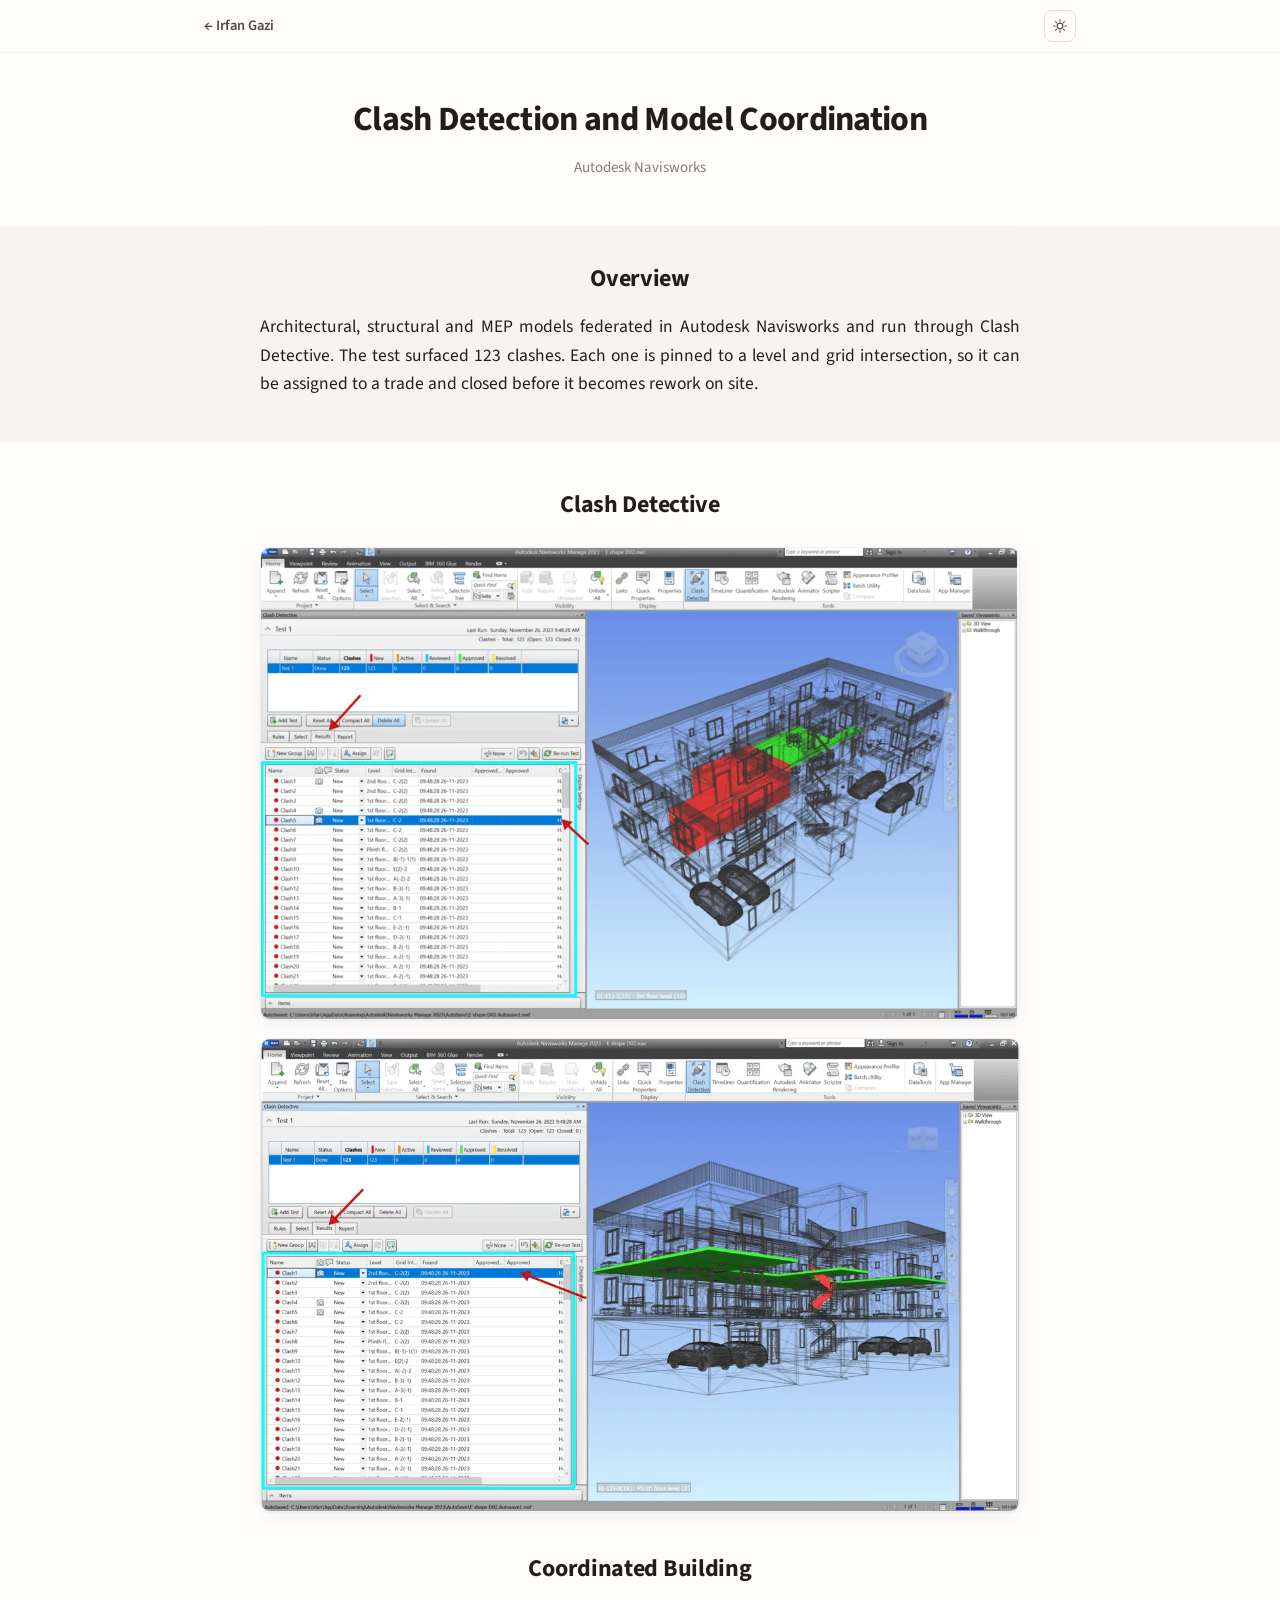
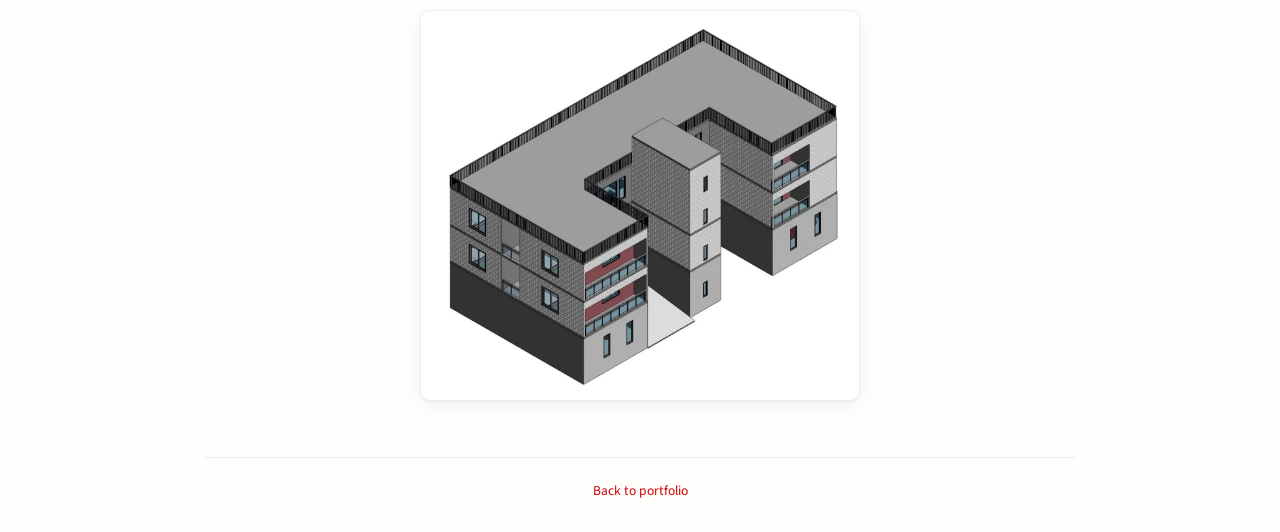
<file: projects/clash-detection-coordination.html>
<!DOCTYPE html>
<html lang="en">
<head>
<meta charset="UTF-8" />
<meta name="viewport" content="width=device-width, initial-scale=1.0" />
<title>Clash Detection and Model Coordination | Irfan Gazi</title>
<meta name="description" content="Architectural, structural and MEP models federated in Autodesk Navisworks: 123 clashes found and pinned to level and grid." />
<meta name="author" content="Irfan Gazi" />
<link rel="canonical" href="https://irfan-gazi0.github.io/Portfolio/projects/clash-detection-coordination.html" />
<meta property="og:type" content="article" />
<meta property="og:title" content="Clash Detection and Model Coordination" />
<meta property="og:description" content="Architectural, structural and MEP models federated in Autodesk Navisworks: 123 clashes found and pinned to level and grid." />
<meta property="og:image" content="https://irfan-gazi0.github.io/Portfolio/images/clash-detective.webp" />
<link rel="icon" href="data:image/svg+xml,%3Csvg xmlns='http://www.w3.org/2000/svg' viewBox='0 0 64 64'%3E%3Crect width='64' height='64' rx='14' fill='%23D00000'/%3E%3Ctext x='32' y='45' font-family='Georgia,serif' font-size='36' font-weight='700' fill='%23fff' text-anchor='middle'%3EIG%3C/text%3E%3C/svg%3E" />
<link rel="preconnect" href="https://fonts.googleapis.com" />
<link rel="preconnect" href="https://fonts.gstatic.com" crossorigin />
<link rel="stylesheet" href="https://fonts.googleapis.com/css2?family=Source+Sans+3:ital,wght@0,400;0,600;0,700;1,400&display=swap" />
<link rel="stylesheet" href="project.css?v=5" />
<script>
  (function () {
    try {
      var s = localStorage.getItem('theme');
      if (s === 'dark' || s === 'light') document.documentElement.setAttribute('data-theme', s);
    } catch (e) {}
  })();
</script>
</head>
<body>

<header class="topbar">
  <div class="topbar-inner">
    <a class="back" href="../index.html#research">&larr; Irfan Gazi</a>
    <button class="theme-toggle" id="theme-toggle" type="button" aria-label="Toggle dark mode">
      <svg class="icon-sun" viewBox="0 0 24 24" aria-hidden="true"><circle cx="12" cy="12" r="4.2"/><path d="M12 2.6v2.2M12 19.2v2.2M2.6 12h2.2M19.2 12h2.2M5.4 5.4l1.5 1.5M17.1 17.1l1.5 1.5M18.6 5.4l-1.5 1.5M6.9 17.1l-1.5 1.5"/></svg>
      <svg class="icon-moon" viewBox="0 0 24 24" aria-hidden="true"><path d="M20.5 14.6A8.5 8.5 0 1 1 9.4 3.5a6.8 6.8 0 0 0 11.1 11.1z"/></svg>
    </button>
  </div>
</header>

<main class="page">

  <div class="head">
    <h1>Clash Detection and Model Coordination</h1>
    <p class="venue-line">Autodesk Navisworks</p>
  </div>

  <div class="prose">

    <section id="abstract" class="abstract">
      <h2>Overview</h2>
      <p>
        Architectural, structural and MEP models federated in Autodesk Navisworks and run through Clash Detective. The test surfaced 123 clashes. Each one is pinned to a level and grid intersection, so it can be assigned to a trade and closed before it becomes rework on site.
      </p>
    </section>

    <section id="clashes">
      <h2>Clash Detective</h2>
      <figure class="media">
        <img src="../images/clash-detective.webp" width="1300" height="808" loading="lazy" decoding="async"
             alt="Autodesk Navisworks Clash Detective showing a test result of 123 clashes listed by level and grid intersection, with one highlighted in red and green in the 3D view." />
      </figure>
      <figure class="media">
        <img src="../images/clash-plan-view.webp" width="1200" height="746" loading="lazy" decoding="async"
             alt="Second Navisworks Clash Detective viewpoint showing a different clash selected from the results list." />
      </figure>
    </section>

    <section id="building">
      <h2>Coordinated Building</h2>
      <figure class="media narrow">
        <img src="../images/clash-building-render.webp" width="703" height="624" loading="lazy" decoding="async"
             alt="Rendered exterior view of the coordinated L-shaped multi-storey building." />
      </figure>
    </section>

  </div>

  <footer>
    <a href="../index.html">Back to portfolio</a>
  </footer>

</main>

<script>
  /* Animated figures only where motion is welcome. */
  (function () {
    if (window.matchMedia('(prefers-reduced-motion: reduce)').matches) return;
    Array.prototype.forEach.call(document.querySelectorAll('img[data-anim]'), function (img) {
      img.src = img.getAttribute('data-anim');
    });
  })();

  /* YouTube thumbnail becomes the player on click. */
  document.addEventListener('click', function (e) {
    var link = e.target.closest && e.target.closest('a.yt[data-yt]');
    if (!link || e.button !== 0 || e.metaKey || e.ctrlKey || e.shiftKey || e.altKey) return;
    e.preventDefault();
    var frame = document.createElement('iframe');
    frame.className = 'yt-frame';
    frame.src = 'https://www.youtube-nocookie.com/embed/' + link.getAttribute('data-yt') + '?autoplay=1&rel=0';
    frame.title = link.getAttribute('aria-label').replace(/^Play video: /, '');
    frame.allow = 'autoplay; encrypted-media; picture-in-picture; fullscreen';
    frame.allowFullscreen = true;
    link.parentNode.replaceChild(frame, link);
    frame.focus();
  });

  /* Copy the BibTeX. */
  (function () {
    var btn = document.getElementById('copy-bib');
    var pre = document.getElementById('bibtex');
    if (!btn || !pre) return;
    if (!navigator.clipboard) { btn.hidden = true; return; }
    btn.addEventListener('click', function () {
      navigator.clipboard.writeText(pre.textContent).then(function () {
        btn.textContent = 'Copied';
        setTimeout(function () { btn.textContent = 'Copy'; }, 1600);
      });
    });
  })();

  /* Theme toggle, shared with the main page through localStorage. */
  (function () {
    var root = document.documentElement;
    var btn = document.getElementById('theme-toggle');
    if (!btn) return;
    btn.addEventListener('click', function () {
      var current = root.getAttribute('data-theme') ||
        (window.matchMedia('(prefers-color-scheme: dark)').matches ? 'dark' : 'light');
      var next = current === 'dark' ? 'light' : 'dark';
      root.setAttribute('data-theme', next);
      try { localStorage.setItem('theme', next); } catch (e) {}
    });
  })();
</script>
<script>
  /* Register the caching service worker (sw.js) for faster repeat visits. */
  if ('serviceWorker' in navigator) {
    window.addEventListener('load', function () {
      navigator.serviceWorker.register('../sw.js').catch(function () {});
    });
  }
</script>
</body>
</html>
</file>
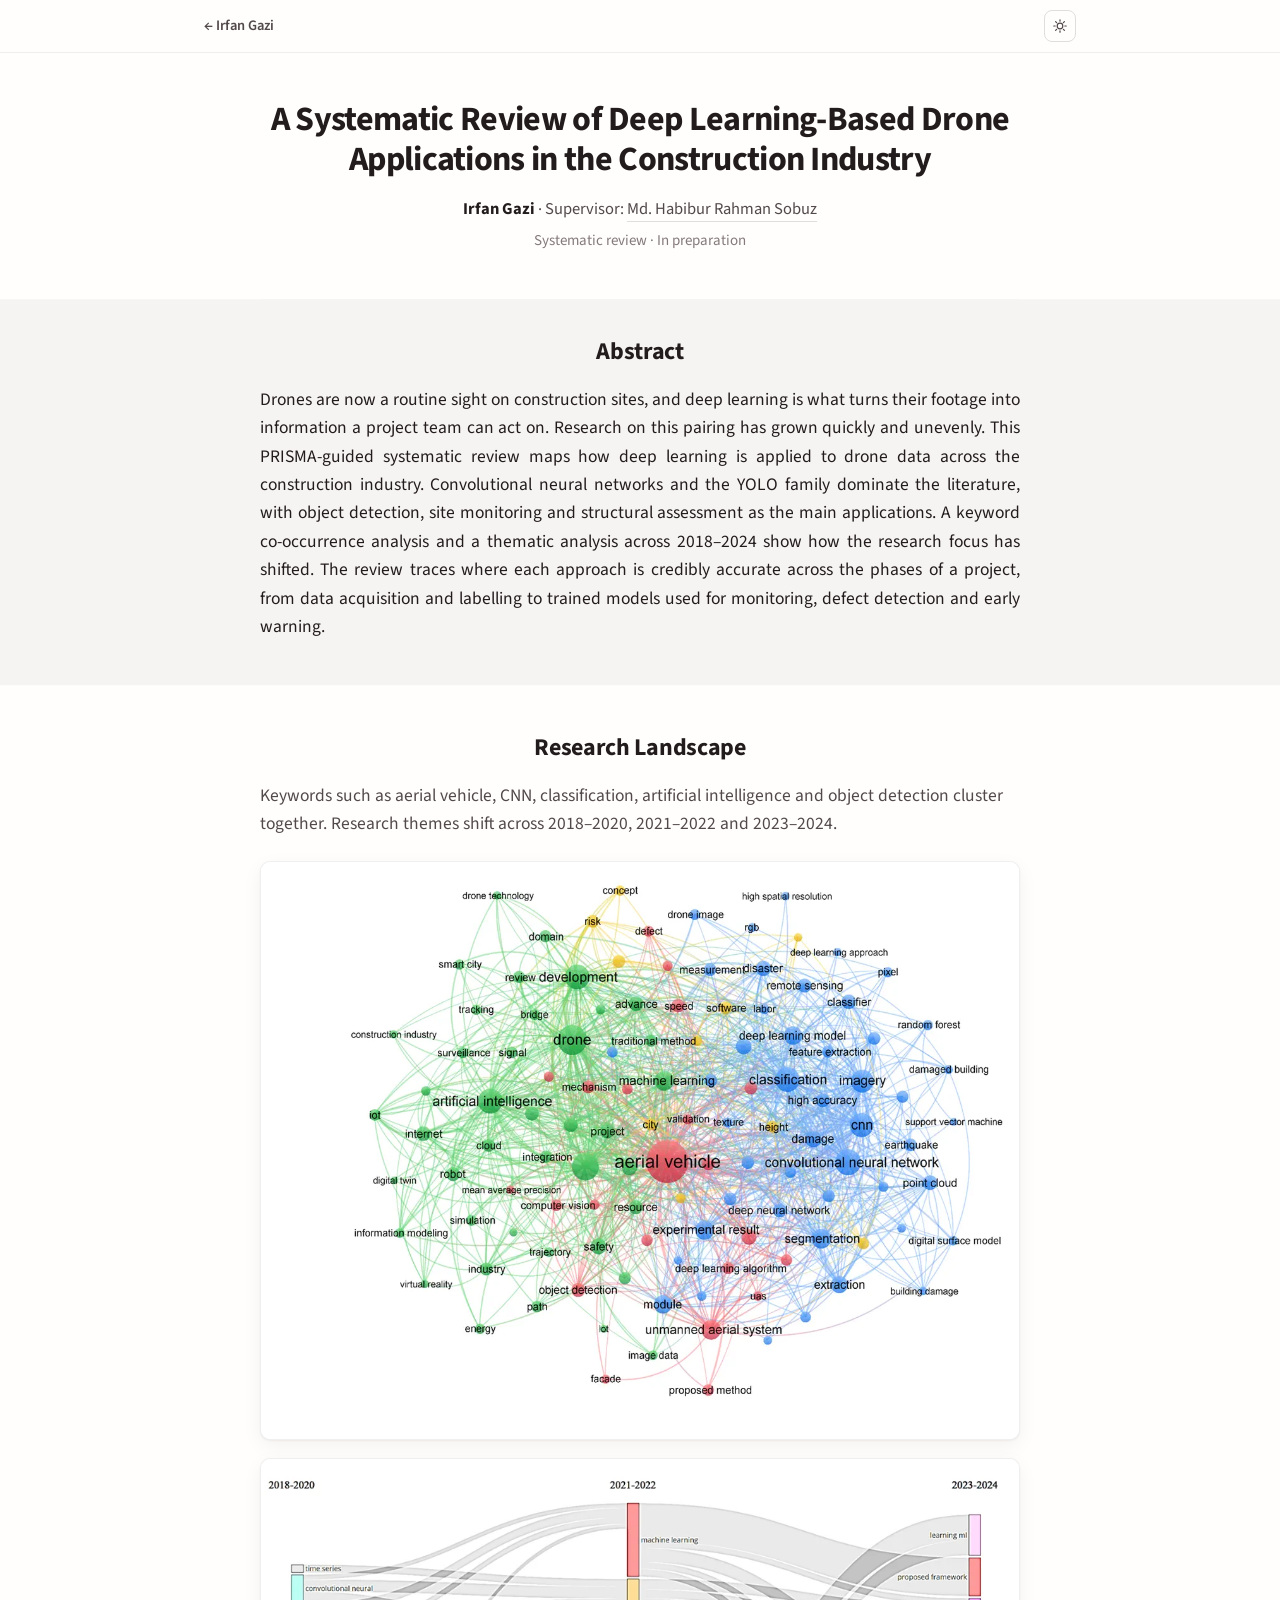
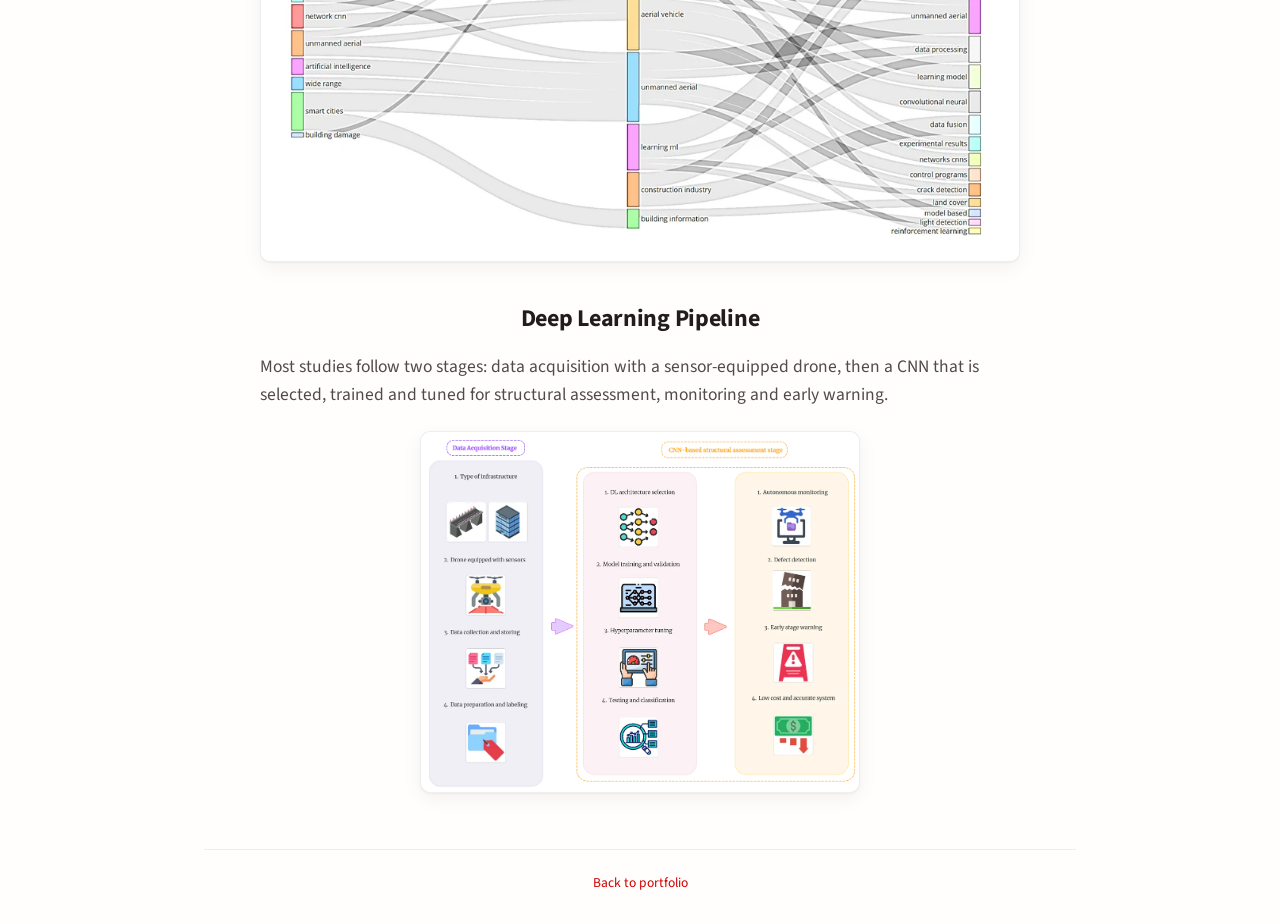
<file: projects/drone-deep-learning-review.html>
<!DOCTYPE html>
<html lang="en">
<head>
<meta charset="UTF-8" />
<meta name="viewport" content="width=device-width, initial-scale=1.0" />
<title>A Systematic Review of Deep Learning-Based Drone Applications in the Construction Industry | Irfan Gazi</title>
<meta name="description" content="A PRISMA-guided review of deep learning on drone data in construction: object detection, site monitoring and structural assessment." />
<meta name="author" content="Irfan Gazi" />
<link rel="canonical" href="https://irfan-gazi0.github.io/Portfolio/projects/drone-deep-learning-review.html" />
<meta property="og:type" content="article" />
<meta property="og:title" content="A Systematic Review of Deep Learning-Based Drone Applications in the Construction Industry" />
<meta property="og:description" content="A PRISMA-guided review of deep learning on drone data in construction: object detection, site monitoring and structural assessment." />
<meta property="og:image" content="https://irfan-gazi0.github.io/Portfolio/images/drone-keyword-map.webp" />
<link rel="icon" href="data:image/svg+xml,%3Csvg xmlns='http://www.w3.org/2000/svg' viewBox='0 0 64 64'%3E%3Crect width='64' height='64' rx='14' fill='%23D00000'/%3E%3Ctext x='32' y='45' font-family='Georgia,serif' font-size='36' font-weight='700' fill='%23fff' text-anchor='middle'%3EIG%3C/text%3E%3C/svg%3E" />
<link rel="preconnect" href="https://fonts.googleapis.com" />
<link rel="preconnect" href="https://fonts.gstatic.com" crossorigin />
<link rel="stylesheet" href="https://fonts.googleapis.com/css2?family=Source+Sans+3:ital,wght@0,400;0,600;0,700;1,400&display=swap" />
<link rel="stylesheet" href="project.css?v=5" />
<script>
  (function () {
    try {
      var s = localStorage.getItem('theme');
      if (s === 'dark' || s === 'light') document.documentElement.setAttribute('data-theme', s);
    } catch (e) {}
  })();
</script>
</head>
<body>

<header class="topbar">
  <div class="topbar-inner">
    <a class="back" href="../index.html#research">&larr; Irfan Gazi</a>
    <button class="theme-toggle" id="theme-toggle" type="button" aria-label="Toggle dark mode">
      <svg class="icon-sun" viewBox="0 0 24 24" aria-hidden="true"><circle cx="12" cy="12" r="4.2"/><path d="M12 2.6v2.2M12 19.2v2.2M2.6 12h2.2M19.2 12h2.2M5.4 5.4l1.5 1.5M17.1 17.1l1.5 1.5M18.6 5.4l-1.5 1.5M6.9 17.1l-1.5 1.5"/></svg>
      <svg class="icon-moon" viewBox="0 0 24 24" aria-hidden="true"><path d="M20.5 14.6A8.5 8.5 0 1 1 9.4 3.5a6.8 6.8 0 0 0 11.1 11.1z"/></svg>
    </button>
  </div>
</header>

<main class="page">

  <div class="head">
    <h1>A Systematic Review of Deep Learning-Based Drone Applications in the Construction Industry</h1>
    <p class="people"><span class="me">Irfan Gazi</span> &middot; Supervisor: <a href="https://orcid.org/0000-0002-6279-5406" target="_blank" rel="noopener">Md. Habibur Rahman Sobuz</a></p>
    <p class="venue-line">Systematic review &middot; In preparation</p>
  </div>

  <div class="prose">

    <section id="abstract" class="abstract">
      <h2>Abstract</h2>
      <p>
        Drones are now a routine sight on construction sites, and deep learning is what turns their footage into information a project team can act on. Research on this pairing has grown quickly and unevenly. This PRISMA-guided systematic review maps how deep learning is applied to drone data across the construction industry. Convolutional neural networks and the YOLO family dominate the literature, with object detection, site monitoring and structural assessment as the main applications. A keyword co-occurrence analysis and a thematic analysis across 2018&ndash;2024 show how the research focus has shifted. The review traces where each approach is credibly accurate across the phases of a project, from data acquisition and labelling to trained models used for monitoring, defect detection and early warning.
      </p>
    </section>

    <section id="landscape">
      <h2>Research Landscape</h2>
      <p>
        Keywords such as aerial vehicle, CNN, classification, artificial intelligence and object detection cluster together. Research themes shift across 2018&ndash;2020, 2021&ndash;2022 and 2023&ndash;2024.
      </p>
      <figure class="media">
        <img src="../images/drone-keyword-map.webp" width="1200" height="914" loading="lazy" decoding="async"
             alt="VOSviewer co-occurrence map clustering keywords such as aerial vehicle, CNN, classification, artificial intelligence and object detection." />
      </figure>
      <figure class="media">
        <img src="../images/drone-theme-flow.webp" width="1000" height="530" loading="lazy" decoding="async"
             alt="Sankey diagram tracing research themes across three periods: 2018 to 2020, 2021 to 2022, and 2023 to 2024." />
      </figure>
    </section>

    <section id="pipeline">
      <h2>Deep Learning Pipeline</h2>
      <p>
        Most studies follow two stages: data acquisition with a sensor-equipped drone, then a CNN that is selected, trained and tuned for structural assessment, monitoring and early warning.
      </p>
      <figure class="media narrow">
        <img src="../images/drone-dl-pipeline.webp" width="1103" height="905" loading="lazy" decoding="async"
             alt="Two-stage pipeline: a data acquisition stage covering infrastructure type, sensor-equipped drone, data collection and labelling, feeding a CNN-based structural assessment stage of architecture selection, training, tuning and classification, producing autonomous monitoring, defect detection and early warning." />
      </figure>
    </section>

  </div>

  <footer>
    <a href="../index.html">Back to portfolio</a>
  </footer>

</main>

<script>
  /* Animated figures only where motion is welcome. */
  (function () {
    if (window.matchMedia('(prefers-reduced-motion: reduce)').matches) return;
    Array.prototype.forEach.call(document.querySelectorAll('img[data-anim]'), function (img) {
      img.src = img.getAttribute('data-anim');
    });
  })();

  /* YouTube thumbnail becomes the player on click. */
  document.addEventListener('click', function (e) {
    var link = e.target.closest && e.target.closest('a.yt[data-yt]');
    if (!link || e.button !== 0 || e.metaKey || e.ctrlKey || e.shiftKey || e.altKey) return;
    e.preventDefault();
    var frame = document.createElement('iframe');
    frame.className = 'yt-frame';
    frame.src = 'https://www.youtube-nocookie.com/embed/' + link.getAttribute('data-yt') + '?autoplay=1&rel=0';
    frame.title = link.getAttribute('aria-label').replace(/^Play video: /, '');
    frame.allow = 'autoplay; encrypted-media; picture-in-picture; fullscreen';
    frame.allowFullscreen = true;
    link.parentNode.replaceChild(frame, link);
    frame.focus();
  });

  /* Copy the BibTeX. */
  (function () {
    var btn = document.getElementById('copy-bib');
    var pre = document.getElementById('bibtex');
    if (!btn || !pre) return;
    if (!navigator.clipboard) { btn.hidden = true; return; }
    btn.addEventListener('click', function () {
      navigator.clipboard.writeText(pre.textContent).then(function () {
        btn.textContent = 'Copied';
        setTimeout(function () { btn.textContent = 'Copy'; }, 1600);
      });
    });
  })();

  /* Theme toggle, shared with the main page through localStorage. */
  (function () {
    var root = document.documentElement;
    var btn = document.getElementById('theme-toggle');
    if (!btn) return;
    btn.addEventListener('click', function () {
      var current = root.getAttribute('data-theme') ||
        (window.matchMedia('(prefers-color-scheme: dark)').matches ? 'dark' : 'light');
      var next = current === 'dark' ? 'light' : 'dark';
      root.setAttribute('data-theme', next);
      try { localStorage.setItem('theme', next); } catch (e) {}
    });
  })();
</script>
<script>
  /* Register the caching service worker (sw.js) for faster repeat visits. */
  if ('serviceWorker' in navigator) {
    window.addEventListener('load', function () {
      navigator.serviceWorker.register('../sw.js').catch(function () {});
    });
  }
</script>
</body>
</html>
</file>
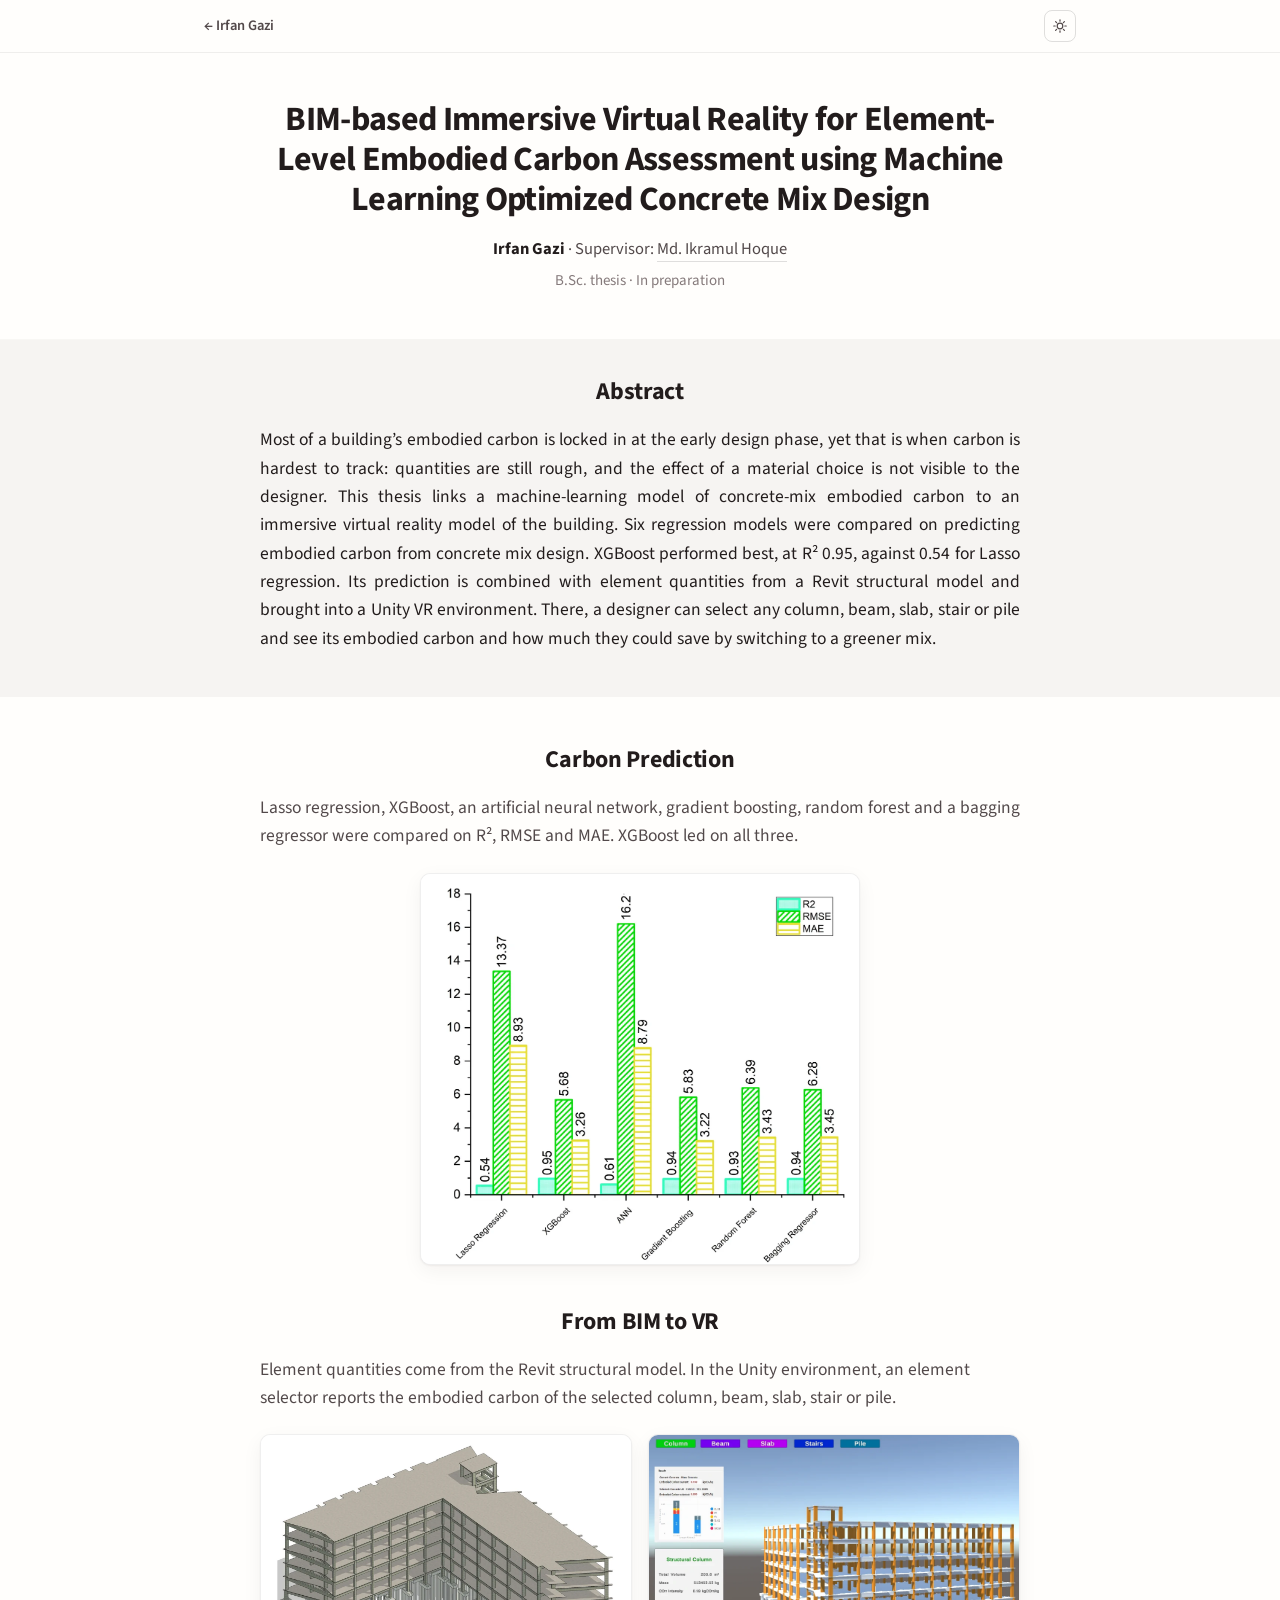
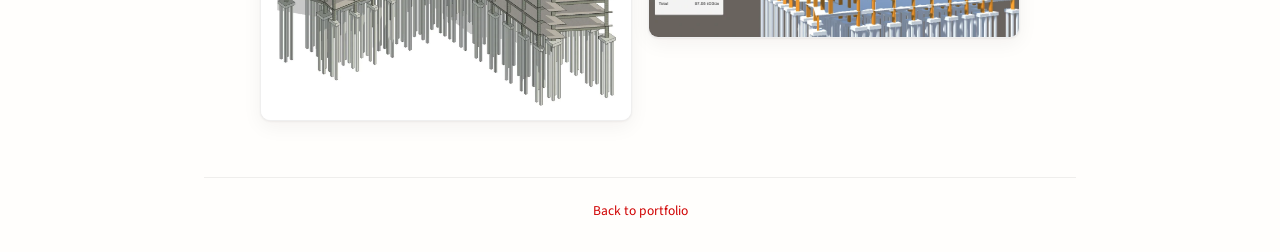
<file: projects/embodied-carbon-vr.html>
<!DOCTYPE html>
<html lang="en">
<head>
<meta charset="UTF-8" />
<meta name="viewport" content="width=device-width, initial-scale=1.0" />
<title>BIM-based Immersive Virtual Reality for Element-Level Embodied Carbon Assessment using Machine Learning Optimized Concrete Mix Design | Irfan Gazi</title>
<meta name="description" content="A machine-learning model of concrete-mix embodied carbon linked to a VR BIM model, so designers see the carbon of each element early in design." />
<meta name="author" content="Irfan Gazi" />
<link rel="canonical" href="https://irfan-gazi0.github.io/Portfolio/projects/embodied-carbon-vr.html" />
<meta property="og:type" content="article" />
<meta property="og:title" content="BIM-based Immersive Virtual Reality for Element-Level Embodied Carbon Assessment using Machine Learning Optimized Concrete Mix Design" />
<meta property="og:description" content="A machine-learning model of concrete-mix embodied carbon linked to a VR BIM model, so designers see the carbon of each element early in design." />
<meta property="og:image" content="https://irfan-gazi0.github.io/Portfolio/images/carbon-vr-unity.webp" />
<link rel="icon" href="data:image/svg+xml,%3Csvg xmlns='http://www.w3.org/2000/svg' viewBox='0 0 64 64'%3E%3Crect width='64' height='64' rx='14' fill='%23D00000'/%3E%3Ctext x='32' y='45' font-family='Georgia,serif' font-size='36' font-weight='700' fill='%23fff' text-anchor='middle'%3EIG%3C/text%3E%3C/svg%3E" />
<link rel="preconnect" href="https://fonts.googleapis.com" />
<link rel="preconnect" href="https://fonts.gstatic.com" crossorigin />
<link rel="stylesheet" href="https://fonts.googleapis.com/css2?family=Source+Sans+3:ital,wght@0,400;0,600;0,700;1,400&display=swap" />
<link rel="stylesheet" href="project.css?v=5" />
<script>
  (function () {
    try {
      var s = localStorage.getItem('theme');
      if (s === 'dark' || s === 'light') document.documentElement.setAttribute('data-theme', s);
    } catch (e) {}
  })();
</script>
</head>
<body>

<header class="topbar">
  <div class="topbar-inner">
    <a class="back" href="../index.html#research">&larr; Irfan Gazi</a>
    <button class="theme-toggle" id="theme-toggle" type="button" aria-label="Toggle dark mode">
      <svg class="icon-sun" viewBox="0 0 24 24" aria-hidden="true"><circle cx="12" cy="12" r="4.2"/><path d="M12 2.6v2.2M12 19.2v2.2M2.6 12h2.2M19.2 12h2.2M5.4 5.4l1.5 1.5M17.1 17.1l1.5 1.5M18.6 5.4l-1.5 1.5M6.9 17.1l-1.5 1.5"/></svg>
      <svg class="icon-moon" viewBox="0 0 24 24" aria-hidden="true"><path d="M20.5 14.6A8.5 8.5 0 1 1 9.4 3.5a6.8 6.8 0 0 0 11.1 11.1z"/></svg>
    </button>
  </div>
</header>

<main class="page">

  <div class="head">
    <h1>BIM-based Immersive Virtual Reality for Element-Level Embodied Carbon Assessment using Machine Learning Optimized Concrete Mix Design</h1>
    <p class="people"><span class="me">Irfan Gazi</span> &middot; Supervisor: <a href="https://scholar.google.com/citations?user=054j2_8AAAAJ&amp;hl=en" target="_blank" rel="noopener">Md. Ikramul Hoque</a></p>
    <p class="venue-line">B.Sc. thesis &middot; In preparation</p>
  </div>

  <div class="prose">

    <section id="abstract" class="abstract">
      <h2>Abstract</h2>
      <p>
        Most of a building&rsquo;s embodied carbon is locked in at the early design phase, yet that is when carbon is hardest to track: quantities are still rough, and the effect of a material choice is not visible to the designer. This thesis links a machine-learning model of concrete-mix embodied carbon to an immersive virtual reality model of the building. Six regression models were compared on predicting embodied carbon from concrete mix design. XGBoost performed best, at R&sup2; 0.95, against 0.54 for Lasso regression. Its prediction is combined with element quantities from a Revit structural model and brought into a Unity VR environment. There, a designer can select any column, beam, slab, stair or pile and see its embodied carbon and how much they could save by switching to a greener mix.
      </p>
    </section>

    <section id="model">
      <h2>Carbon Prediction</h2>
      <p>
        Lasso regression, XGBoost, an artificial neural network, gradient boosting, random forest and a bagging regressor were compared on R&sup2;, RMSE and MAE. XGBoost led on all three.
      </p>
      <figure class="media narrow">
        <img src="../images/carbon-ml-metrics.webp" width="1200" height="1069" loading="lazy" decoding="async"
             alt="Grouped bar chart comparing R squared, RMSE and MAE for Lasso Regression, XGBoost, ANN, Gradient Boosting, Random Forest and Bagging Regressor." />
      </figure>
    </section>

    <section id="vr">
      <h2>From BIM to VR</h2>
      <p>
        Element quantities come from the Revit structural model. In the Unity environment, an element selector reports the embodied carbon of the selected column, beam, slab, stair or pile.
      </p>
      <div class="media pair">
        <figure>
          <img src="../images/carbon-revit-model.webp" width="1400" height="1078" loading="lazy" decoding="async"
             alt="Revit structural model of a multi-storey building showing frames, slabs and pile foundations." />
        </figure>
        <figure>
          <img src="../images/carbon-vr-unity.webp" width="992" height="542" loading="lazy" decoding="async"
             alt="Unity virtual environment showing a multi-storey concrete frame with a element selector for column, beam, slab, stairs and pile, and a panel reporting embodied carbon for the selected structural column." />
        </figure>
      </div>
    </section>

  </div>

  <footer>
    <a href="../index.html">Back to portfolio</a>
  </footer>

</main>

<script>
  /* Animated figures only where motion is welcome. */
  (function () {
    if (window.matchMedia('(prefers-reduced-motion: reduce)').matches) return;
    Array.prototype.forEach.call(document.querySelectorAll('img[data-anim]'), function (img) {
      img.src = img.getAttribute('data-anim');
    });
  })();

  /* YouTube thumbnail becomes the player on click. */
  document.addEventListener('click', function (e) {
    var link = e.target.closest && e.target.closest('a.yt[data-yt]');
    if (!link || e.button !== 0 || e.metaKey || e.ctrlKey || e.shiftKey || e.altKey) return;
    e.preventDefault();
    var frame = document.createElement('iframe');
    frame.className = 'yt-frame';
    frame.src = 'https://www.youtube-nocookie.com/embed/' + link.getAttribute('data-yt') + '?autoplay=1&rel=0';
    frame.title = link.getAttribute('aria-label').replace(/^Play video: /, '');
    frame.allow = 'autoplay; encrypted-media; picture-in-picture; fullscreen';
    frame.allowFullscreen = true;
    link.parentNode.replaceChild(frame, link);
    frame.focus();
  });

  /* Copy the BibTeX. */
  (function () {
    var btn = document.getElementById('copy-bib');
    var pre = document.getElementById('bibtex');
    if (!btn || !pre) return;
    if (!navigator.clipboard) { btn.hidden = true; return; }
    btn.addEventListener('click', function () {
      navigator.clipboard.writeText(pre.textContent).then(function () {
        btn.textContent = 'Copied';
        setTimeout(function () { btn.textContent = 'Copy'; }, 1600);
      });
    });
  })();

  /* Theme toggle, shared with the main page through localStorage. */
  (function () {
    var root = document.documentElement;
    var btn = document.getElementById('theme-toggle');
    if (!btn) return;
    btn.addEventListener('click', function () {
      var current = root.getAttribute('data-theme') ||
        (window.matchMedia('(prefers-color-scheme: dark)').matches ? 'dark' : 'light');
      var next = current === 'dark' ? 'light' : 'dark';
      root.setAttribute('data-theme', next);
      try { localStorage.setItem('theme', next); } catch (e) {}
    });
  })();
</script>
<script>
  /* Register the caching service worker (sw.js) for faster repeat visits. */
  if ('serviceWorker' in navigator) {
    window.addEventListener('load', function () {
      navigator.serviceWorker.register('../sw.js').catch(function () {});
    });
  }
</script>
</body>
</html>
</file>
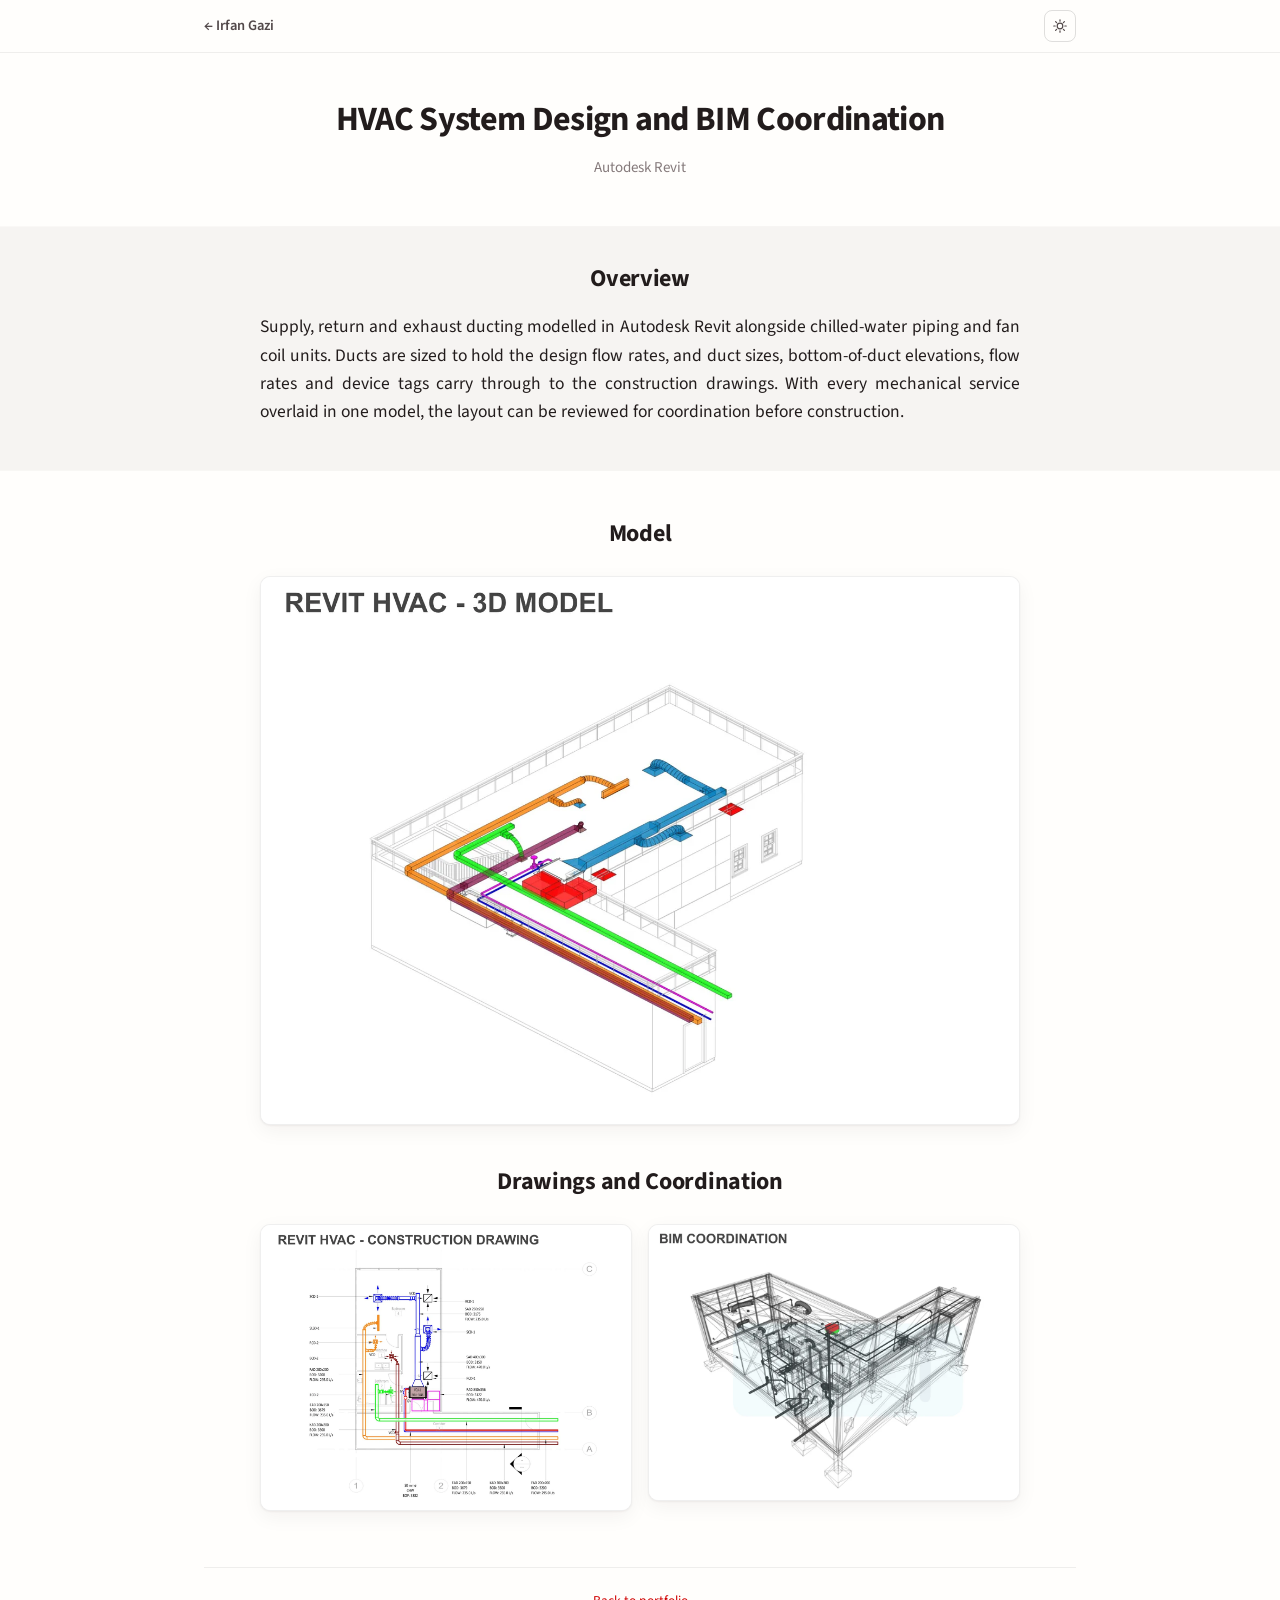
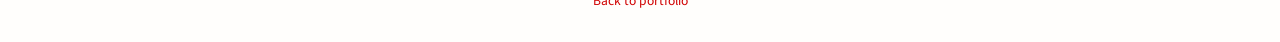
<file: projects/hvac-bim-coordination.html>
<!DOCTYPE html>
<html lang="en">
<head>
<meta charset="UTF-8" />
<meta name="viewport" content="width=device-width, initial-scale=1.0" />
<title>HVAC System Design and BIM Coordination | Irfan Gazi</title>
<meta name="description" content="Supply, return and exhaust ducting with chilled-water piping, modelled in Autodesk Revit and carried through to drawings." />
<meta name="author" content="Irfan Gazi" />
<link rel="canonical" href="https://irfan-gazi0.github.io/Portfolio/projects/hvac-bim-coordination.html" />
<meta property="og:type" content="article" />
<meta property="og:title" content="HVAC System Design and BIM Coordination" />
<meta property="og:description" content="Supply, return and exhaust ducting with chilled-water piping, modelled in Autodesk Revit and carried through to drawings." />
<meta property="og:image" content="https://irfan-gazi0.github.io/Portfolio/images/hvac-3d.webp" />
<link rel="icon" href="data:image/svg+xml,%3Csvg xmlns='http://www.w3.org/2000/svg' viewBox='0 0 64 64'%3E%3Crect width='64' height='64' rx='14' fill='%23D00000'/%3E%3Ctext x='32' y='45' font-family='Georgia,serif' font-size='36' font-weight='700' fill='%23fff' text-anchor='middle'%3EIG%3C/text%3E%3C/svg%3E" />
<link rel="preconnect" href="https://fonts.googleapis.com" />
<link rel="preconnect" href="https://fonts.gstatic.com" crossorigin />
<link rel="stylesheet" href="https://fonts.googleapis.com/css2?family=Source+Sans+3:ital,wght@0,400;0,600;0,700;1,400&display=swap" />
<link rel="stylesheet" href="project.css?v=5" />
<script>
  (function () {
    try {
      var s = localStorage.getItem('theme');
      if (s === 'dark' || s === 'light') document.documentElement.setAttribute('data-theme', s);
    } catch (e) {}
  })();
</script>
</head>
<body>

<header class="topbar">
  <div class="topbar-inner">
    <a class="back" href="../index.html#research">&larr; Irfan Gazi</a>
    <button class="theme-toggle" id="theme-toggle" type="button" aria-label="Toggle dark mode">
      <svg class="icon-sun" viewBox="0 0 24 24" aria-hidden="true"><circle cx="12" cy="12" r="4.2"/><path d="M12 2.6v2.2M12 19.2v2.2M2.6 12h2.2M19.2 12h2.2M5.4 5.4l1.5 1.5M17.1 17.1l1.5 1.5M18.6 5.4l-1.5 1.5M6.9 17.1l-1.5 1.5"/></svg>
      <svg class="icon-moon" viewBox="0 0 24 24" aria-hidden="true"><path d="M20.5 14.6A8.5 8.5 0 1 1 9.4 3.5a6.8 6.8 0 0 0 11.1 11.1z"/></svg>
    </button>
  </div>
</header>

<main class="page">

  <div class="head">
    <h1>HVAC System Design and BIM Coordination</h1>
    <p class="venue-line">Autodesk Revit</p>
  </div>

  <div class="prose">

    <section id="abstract" class="abstract">
      <h2>Overview</h2>
      <p>
        Supply, return and exhaust ducting modelled in Autodesk Revit alongside chilled-water piping and fan coil units. Ducts are sized to hold the design flow rates, and duct sizes, bottom-of-duct elevations, flow rates and device tags carry through to the construction drawings. With every mechanical service overlaid in one model, the layout can be reviewed for coordination before construction.
      </p>
    </section>

    <section id="model">
      <h2>Model</h2>
      <figure class="media">
        <img src="../images/hvac-3d.webp" width="1400" height="1011" loading="lazy" decoding="async"
             alt="Revit 3D HVAC model showing colour-coded supply, return and exhaust ducting, chilled water piping and a fan coil unit." />
      </figure>
    </section>

    <section id="drawings">
      <h2>Drawings and Coordination</h2>
      <div class="media pair">
        <figure>
          <img src="../images/hvac-drawing.webp" width="1400" height="1081" loading="lazy" decoding="async"
             alt="HVAC construction drawing annotated with duct sizes, bottom-of-duct elevations and flow rates in litres per second." />
        </figure>
        <figure>
          <img src="../images/hvac-coordination.webp" width="1200" height="893" loading="lazy" decoding="async"
             alt="Wireframe view of the full building with all mechanical services overlaid for coordination review." />
        </figure>
      </div>
    </section>

  </div>

  <footer>
    <a href="../index.html">Back to portfolio</a>
  </footer>

</main>

<script>
  /* Animated figures only where motion is welcome. */
  (function () {
    if (window.matchMedia('(prefers-reduced-motion: reduce)').matches) return;
    Array.prototype.forEach.call(document.querySelectorAll('img[data-anim]'), function (img) {
      img.src = img.getAttribute('data-anim');
    });
  })();

  /* YouTube thumbnail becomes the player on click. */
  document.addEventListener('click', function (e) {
    var link = e.target.closest && e.target.closest('a.yt[data-yt]');
    if (!link || e.button !== 0 || e.metaKey || e.ctrlKey || e.shiftKey || e.altKey) return;
    e.preventDefault();
    var frame = document.createElement('iframe');
    frame.className = 'yt-frame';
    frame.src = 'https://www.youtube-nocookie.com/embed/' + link.getAttribute('data-yt') + '?autoplay=1&rel=0';
    frame.title = link.getAttribute('aria-label').replace(/^Play video: /, '');
    frame.allow = 'autoplay; encrypted-media; picture-in-picture; fullscreen';
    frame.allowFullscreen = true;
    link.parentNode.replaceChild(frame, link);
    frame.focus();
  });

  /* Copy the BibTeX. */
  (function () {
    var btn = document.getElementById('copy-bib');
    var pre = document.getElementById('bibtex');
    if (!btn || !pre) return;
    if (!navigator.clipboard) { btn.hidden = true; return; }
    btn.addEventListener('click', function () {
      navigator.clipboard.writeText(pre.textContent).then(function () {
        btn.textContent = 'Copied';
        setTimeout(function () { btn.textContent = 'Copy'; }, 1600);
      });
    });
  })();

  /* Theme toggle, shared with the main page through localStorage. */
  (function () {
    var root = document.documentElement;
    var btn = document.getElementById('theme-toggle');
    if (!btn) return;
    btn.addEventListener('click', function () {
      var current = root.getAttribute('data-theme') ||
        (window.matchMedia('(prefers-color-scheme: dark)').matches ? 'dark' : 'light');
      var next = current === 'dark' ? 'light' : 'dark';
      root.setAttribute('data-theme', next);
      try { localStorage.setItem('theme', next); } catch (e) {}
    });
  })();
</script>
<script>
  /* Register the caching service worker (sw.js) for faster repeat visits. */
  if ('serviceWorker' in navigator) {
    window.addEventListener('load', function () {
      navigator.serviceWorker.register('../sw.js').catch(function () {});
    });
  }
</script>
</body>
</html>
</file>
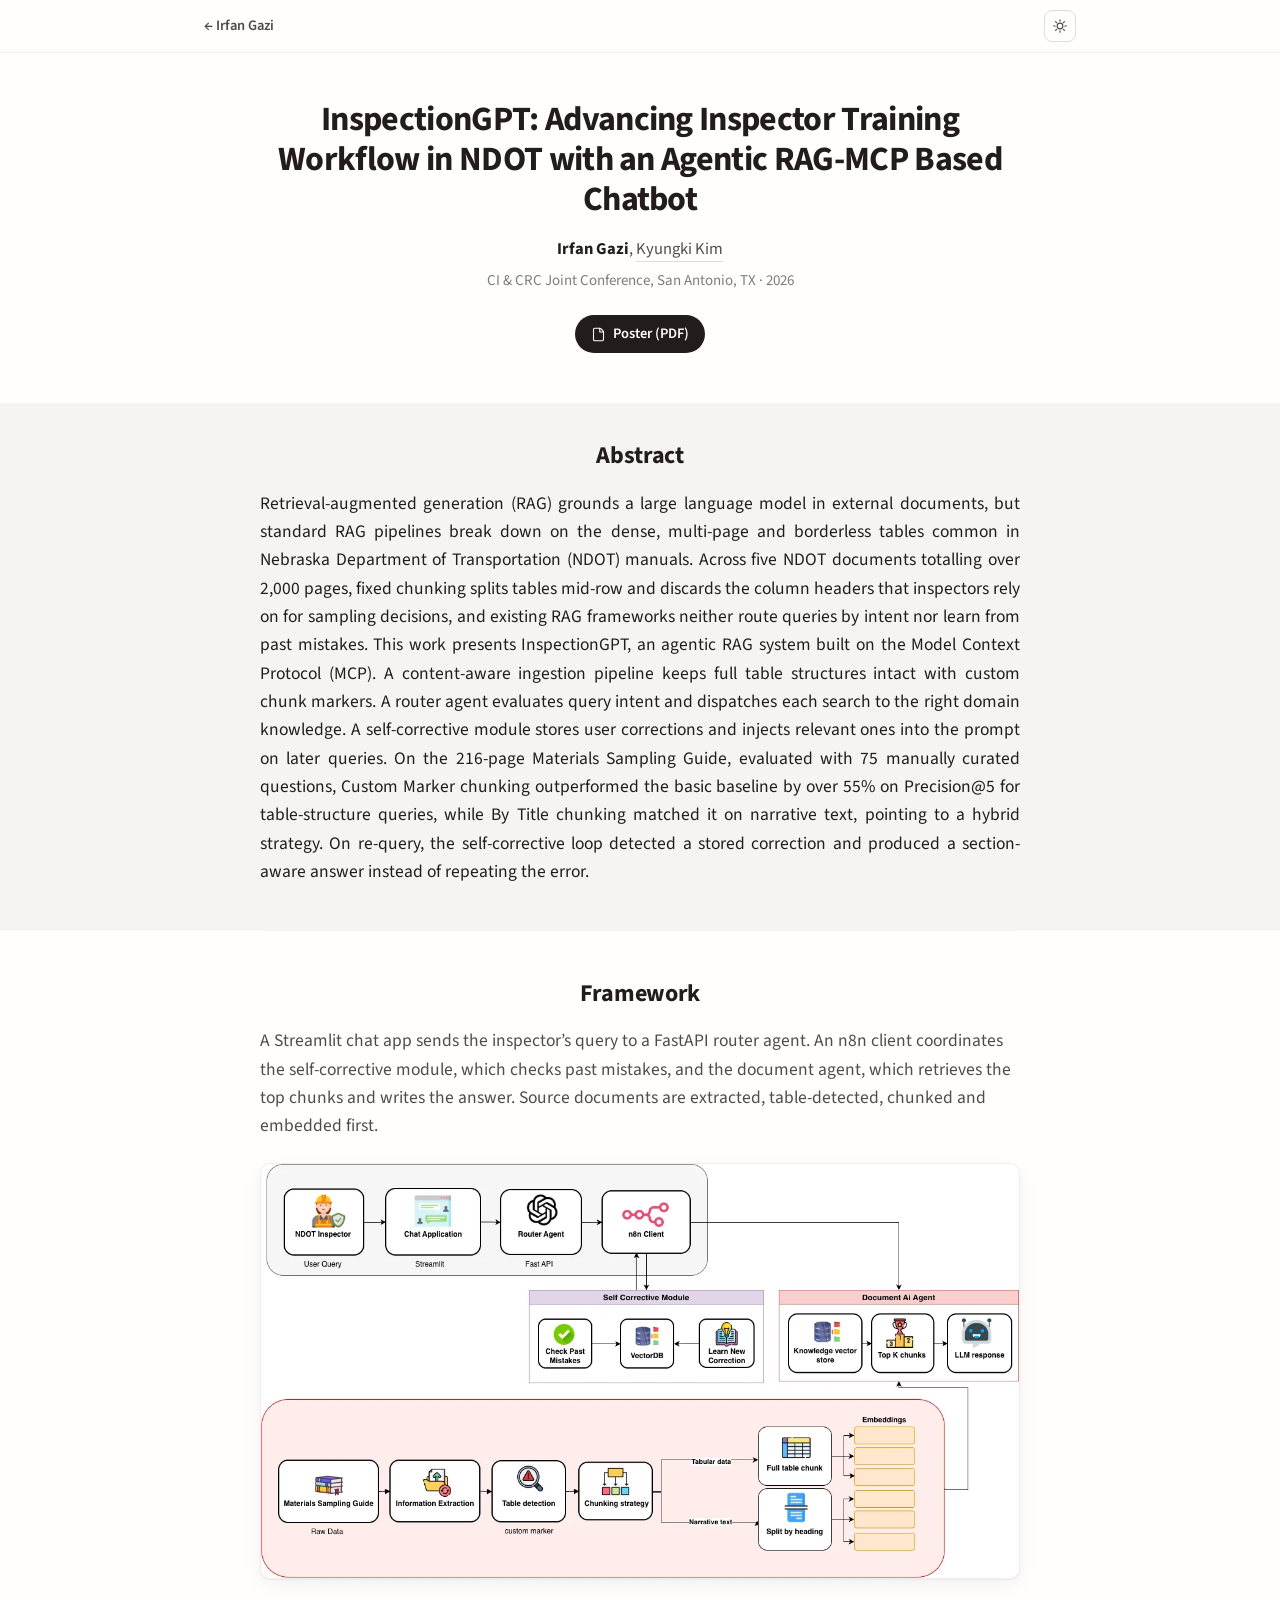
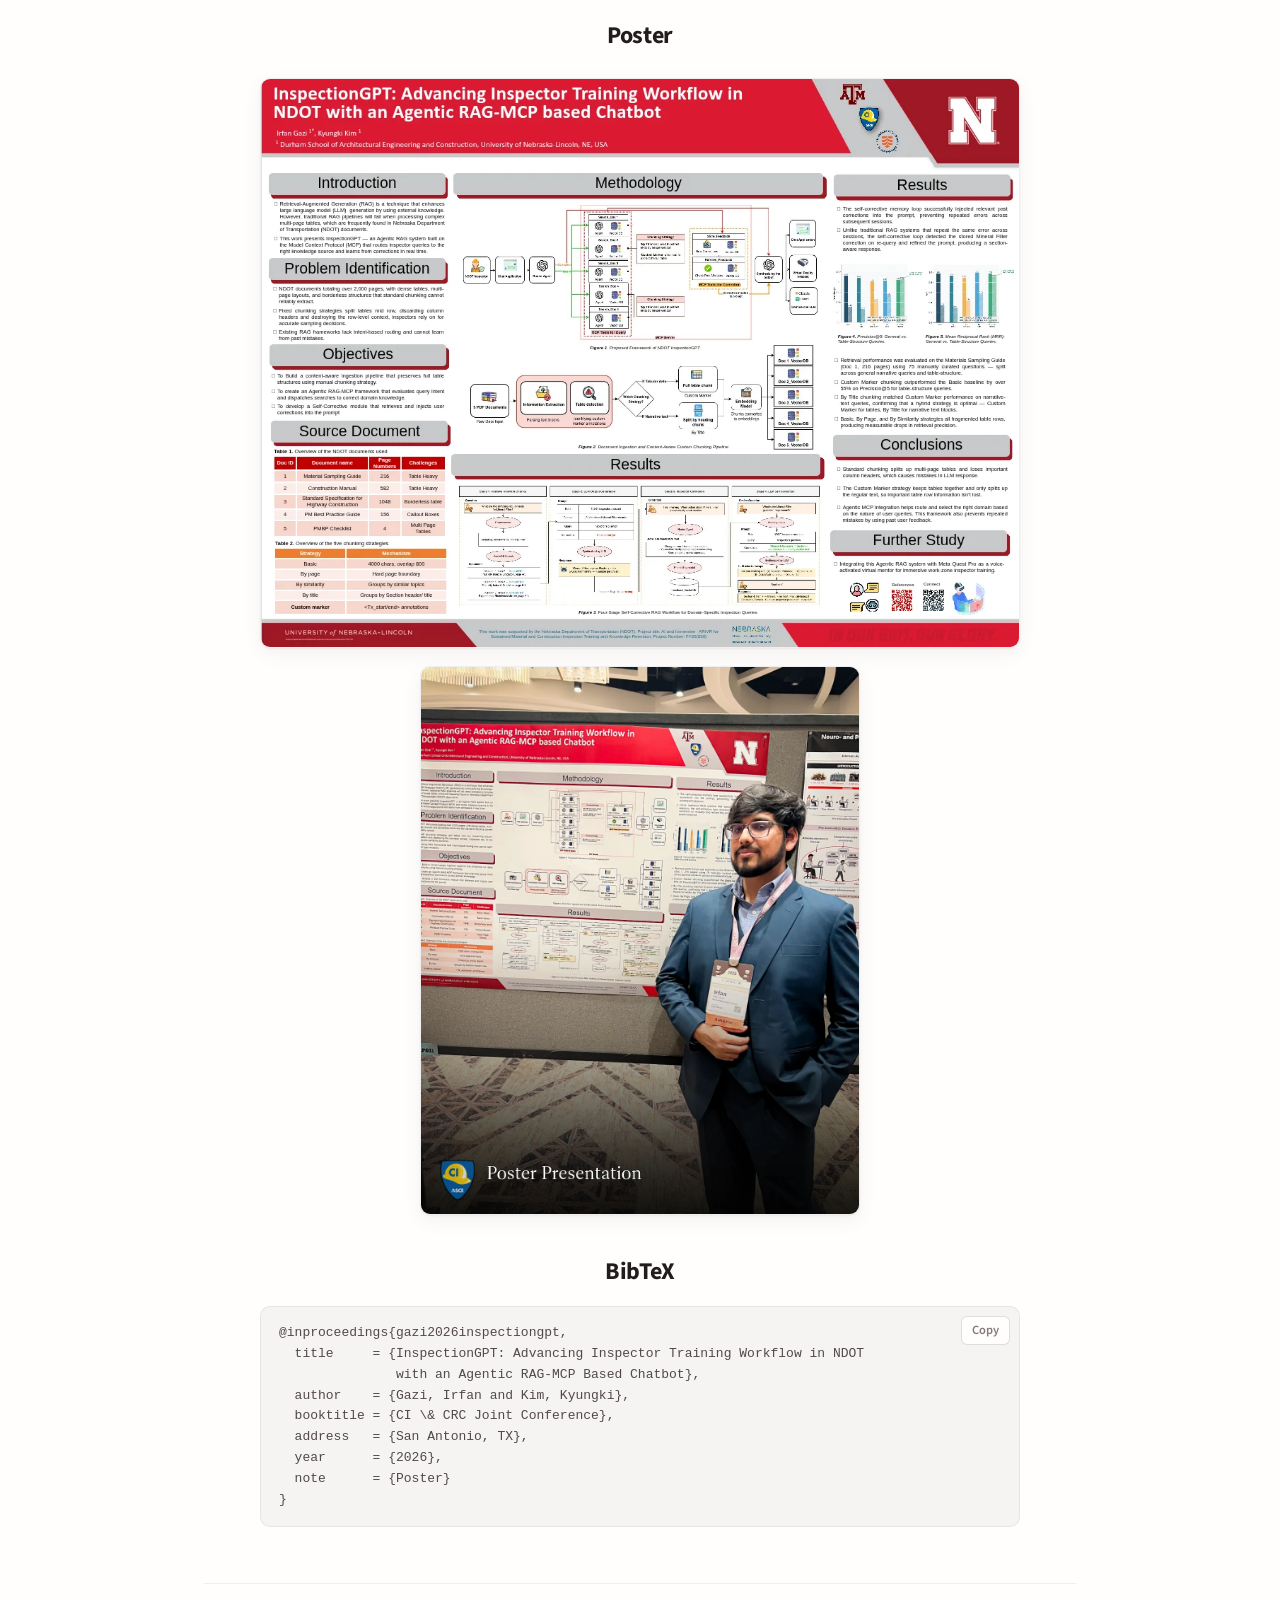
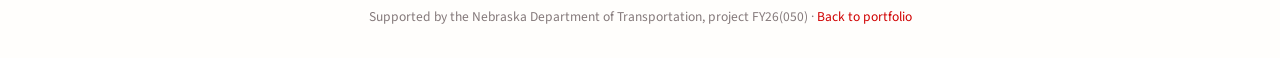
<file: projects/inspectiongpt-poster.html>
<!DOCTYPE html>
<html lang="en">
<head>
<meta charset="UTF-8" />
<meta name="viewport" content="width=device-width, initial-scale=1.0" />
<title>InspectionGPT: Advancing Inspector Training Workflow in NDOT with an Agentic RAG-MCP Based Chatbot | Irfan Gazi</title>
<meta name="description" content="An agentic RAG system on MCP that keeps NDOT tables intact, routes queries by intent and learns from user corrections." />
<meta name="author" content="Irfan Gazi" />
<link rel="canonical" href="https://irfan-gazi0.github.io/Portfolio/projects/inspectiongpt-poster.html" />
<meta property="og:type" content="article" />
<meta property="og:title" content="InspectionGPT: Advancing Inspector Training Workflow in NDOT with an Agentic RAG-MCP Based Chatbot" />
<meta property="og:description" content="An agentic RAG system on MCP that keeps NDOT tables intact, routes queries by intent and learns from user corrections." />
<meta property="og:image" content="https://irfan-gazi0.github.io/Portfolio/images/inspectiongpt-poster.webp" />
<link rel="icon" href="data:image/svg+xml,%3Csvg xmlns='http://www.w3.org/2000/svg' viewBox='0 0 64 64'%3E%3Crect width='64' height='64' rx='14' fill='%23D00000'/%3E%3Ctext x='32' y='45' font-family='Georgia,serif' font-size='36' font-weight='700' fill='%23fff' text-anchor='middle'%3EIG%3C/text%3E%3C/svg%3E" />
<link rel="preconnect" href="https://fonts.googleapis.com" />
<link rel="preconnect" href="https://fonts.gstatic.com" crossorigin />
<link rel="stylesheet" href="https://fonts.googleapis.com/css2?family=Source+Sans+3:ital,wght@0,400;0,600;0,700;1,400&display=swap" />
<link rel="stylesheet" href="project.css?v=5" />
<script>
  (function () {
    try {
      var s = localStorage.getItem('theme');
      if (s === 'dark' || s === 'light') document.documentElement.setAttribute('data-theme', s);
    } catch (e) {}
  })();
</script>
</head>
<body>

<header class="topbar">
  <div class="topbar-inner">
    <a class="back" href="../index.html#research">&larr; Irfan Gazi</a>
    <button class="theme-toggle" id="theme-toggle" type="button" aria-label="Toggle dark mode">
      <svg class="icon-sun" viewBox="0 0 24 24" aria-hidden="true"><circle cx="12" cy="12" r="4.2"/><path d="M12 2.6v2.2M12 19.2v2.2M2.6 12h2.2M19.2 12h2.2M5.4 5.4l1.5 1.5M17.1 17.1l1.5 1.5M18.6 5.4l-1.5 1.5M6.9 17.1l-1.5 1.5"/></svg>
      <svg class="icon-moon" viewBox="0 0 24 24" aria-hidden="true"><path d="M20.5 14.6A8.5 8.5 0 1 1 9.4 3.5a6.8 6.8 0 0 0 11.1 11.1z"/></svg>
    </button>
  </div>
</header>

<main class="page">

  <div class="head">
    <h1>InspectionGPT: Advancing Inspector Training Workflow in NDOT with an Agentic RAG-MCP Based Chatbot</h1>
    <p class="people"><span class="me">Irfan Gazi</span>, <a href="https://engineering.unl.edu/durhamschool/person/kyungki-kim/" target="_blank" rel="noopener">Kyungki Kim</a></p>
    <p class="venue-line">CI &amp; CRC Joint Conference, San Antonio, TX &middot; 2026</p>

    <div class="buttons">
      <a href="../data/InspectionGPT_Poster_CICRC_2026.pdf" target="_blank" rel="noopener"><svg viewBox="0 0 24 24" aria-hidden="true"><path d="M6 22a2 2 0 0 1-2-2V4a2 2 0 0 1 2-2h8a2.4 2.4 0 0 1 1.704.706l3.588 3.588A2.4 2.4 0 0 1 20 8v12a2 2 0 0 1-2 2z"/><path d="M14 2v5a1 1 0 0 0 1 1h5"/></svg>Poster (PDF)</a>
    </div>
  </div>

  <div class="prose">

    <section id="abstract" class="abstract">
      <h2>Abstract</h2>
      <p>
        Retrieval-augmented generation (RAG) grounds a large language model in external documents, but standard RAG pipelines break down on the dense, multi-page and borderless tables common in Nebraska Department of Transportation (NDOT) manuals. Across five NDOT documents totalling over 2,000 pages, fixed chunking splits tables mid-row and discards the column headers that inspectors rely on for sampling decisions, and existing RAG frameworks neither route queries by intent nor learn from past mistakes. This work presents InspectionGPT, an agentic RAG system built on the Model Context Protocol (MCP). A content-aware ingestion pipeline keeps full table structures intact with custom chunk markers. A router agent evaluates query intent and dispatches each search to the right domain knowledge. A self-corrective module stores user corrections and injects relevant ones into the prompt on later queries. On the 216-page Materials Sampling Guide, evaluated with 75 manually curated questions, Custom Marker chunking outperformed the basic baseline by over 55% on Precision@5 for table-structure queries, while By Title chunking matched it on narrative text, pointing to a hybrid strategy. On re-query, the self-corrective loop detected a stored correction and produced a section-aware answer instead of repeating the error.
      </p>
    </section>

    <section id="framework">
      <h2>Framework</h2>
      <p>
        A Streamlit chat app sends the inspector&rsquo;s query to a FastAPI router agent. An n8n client coordinates the self-corrective module, which checks past mistakes, and the document agent, which retrieves the top chunks and writes the answer. Source documents are extracted, table-detected, chunked and embedded first.
      </p>
      <figure class="media">
        <img src="../images/inspectiongpt-poster-architecture.webp" width="1240" height="678" loading="lazy" decoding="async"
             alt="Architecture diagram: NDOT inspector query flowing through a Streamlit chat app and FastAPI router agent to an n8n client, which coordinates a self-corrective module (checking past mistakes, a vector DB, learning new corrections) and a document AI agent (knowledge vector store, top-K chunks, LLM response); below, raw materials guide data is extracted, table-detected, chunked and embedded." />
      </figure>
    </section>

    <section id="poster">
      <h2>Poster</h2>
      <figure class="media">
        <img src="../images/inspectiongpt-poster.webp" width="1072" height="803" loading="lazy" decoding="async"
             alt="InspectionGPT conference poster: introduction, problem identification, objectives and source document panels on the left; methodology diagrams of the proposed framework, document ingestion and chunking pipeline, and four-stage self-corrective RAG workflow in the centre; results bar charts and conclusions on the right." />
      </figure>
      <figure class="media narrow">
        <img src="../images/inspectiongpt-poster-conference.webp" width="1080" height="1350" loading="lazy" decoding="async"
             alt="Irfan Gazi standing beside the printed InspectionGPT poster at the CI &amp; CRC Joint Conference, wearing an exhibitor badge." />
      </figure>
    </section>

    <section id="citation">
      <h2>BibTeX</h2>
      <div class="bib">
        <button class="copy-bib" id="copy-bib" type="button">Copy</button>
<pre id="bibtex">@inproceedings{gazi2026inspectiongpt,
  title     = {InspectionGPT: Advancing Inspector Training Workflow in NDOT
               with an Agentic RAG-MCP Based Chatbot},
  author    = {Gazi, Irfan and Kim, Kyungki},
  booktitle = {CI \&amp; CRC Joint Conference},
  address   = {San Antonio, TX},
  year      = {2026},
  note      = {Poster}
}</pre>
      </div>
    </section>

  </div>

  <footer>
    Supported by the Nebraska Department of Transportation, project FY26(050) &middot; <a href="../index.html">Back to portfolio</a>
  </footer>

</main>

<script>
  /* Animated figures only where motion is welcome. */
  (function () {
    if (window.matchMedia('(prefers-reduced-motion: reduce)').matches) return;
    Array.prototype.forEach.call(document.querySelectorAll('img[data-anim]'), function (img) {
      img.src = img.getAttribute('data-anim');
    });
  })();

  /* YouTube thumbnail becomes the player on click. */
  document.addEventListener('click', function (e) {
    var link = e.target.closest && e.target.closest('a.yt[data-yt]');
    if (!link || e.button !== 0 || e.metaKey || e.ctrlKey || e.shiftKey || e.altKey) return;
    e.preventDefault();
    var frame = document.createElement('iframe');
    frame.className = 'yt-frame';
    frame.src = 'https://www.youtube-nocookie.com/embed/' + link.getAttribute('data-yt') + '?autoplay=1&rel=0';
    frame.title = link.getAttribute('aria-label').replace(/^Play video: /, '');
    frame.allow = 'autoplay; encrypted-media; picture-in-picture; fullscreen';
    frame.allowFullscreen = true;
    link.parentNode.replaceChild(frame, link);
    frame.focus();
  });

  /* Copy the BibTeX. */
  (function () {
    var btn = document.getElementById('copy-bib');
    var pre = document.getElementById('bibtex');
    if (!btn || !pre) return;
    if (!navigator.clipboard) { btn.hidden = true; return; }
    btn.addEventListener('click', function () {
      navigator.clipboard.writeText(pre.textContent).then(function () {
        btn.textContent = 'Copied';
        setTimeout(function () { btn.textContent = 'Copy'; }, 1600);
      });
    });
  })();

  /* Theme toggle, shared with the main page through localStorage. */
  (function () {
    var root = document.documentElement;
    var btn = document.getElementById('theme-toggle');
    if (!btn) return;
    btn.addEventListener('click', function () {
      var current = root.getAttribute('data-theme') ||
        (window.matchMedia('(prefers-color-scheme: dark)').matches ? 'dark' : 'light');
      var next = current === 'dark' ? 'light' : 'dark';
      root.setAttribute('data-theme', next);
      try { localStorage.setItem('theme', next); } catch (e) {}
    });
  })();
</script>
<script>
  /* Register the caching service worker (sw.js) for faster repeat visits. */
  if ('serviceWorker' in navigator) {
    window.addEventListener('load', function () {
      navigator.serviceWorker.register('../sw.js').catch(function () {});
    });
  }
</script>
</body>
</html>
</file>
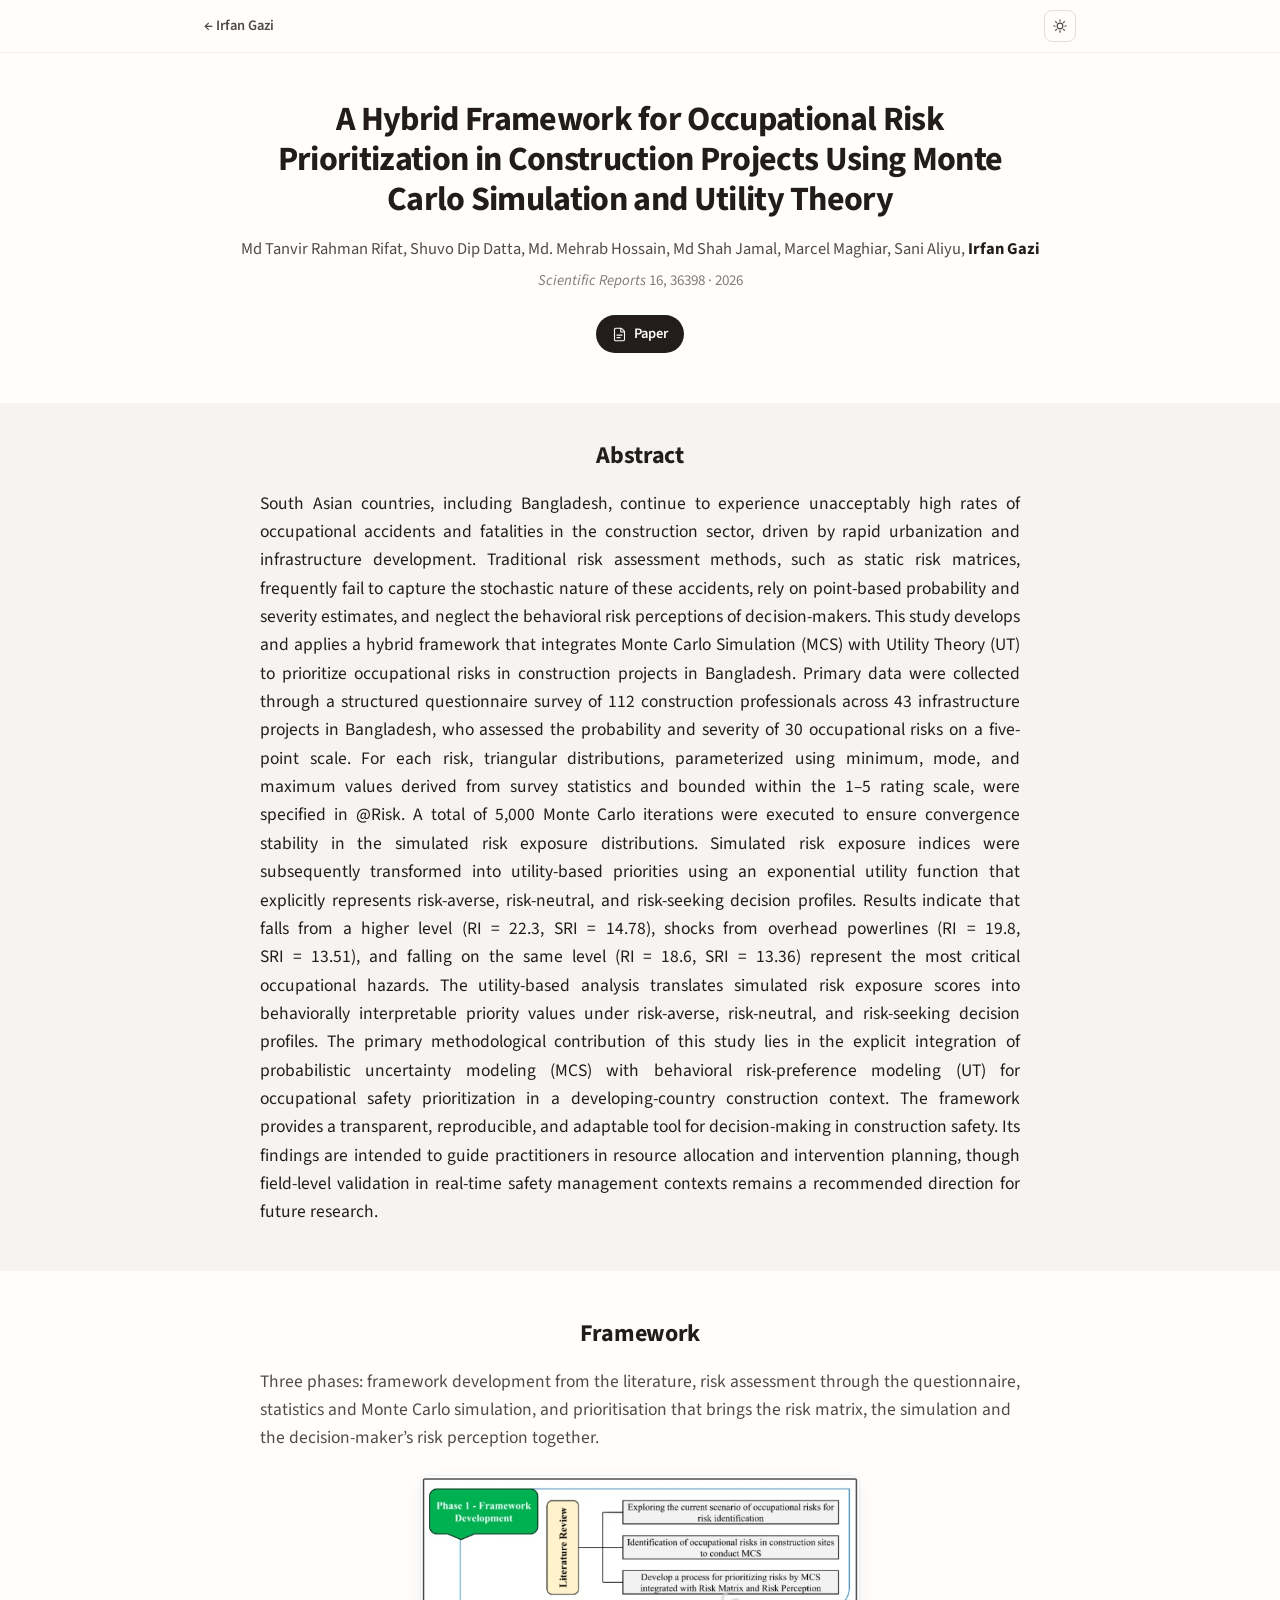
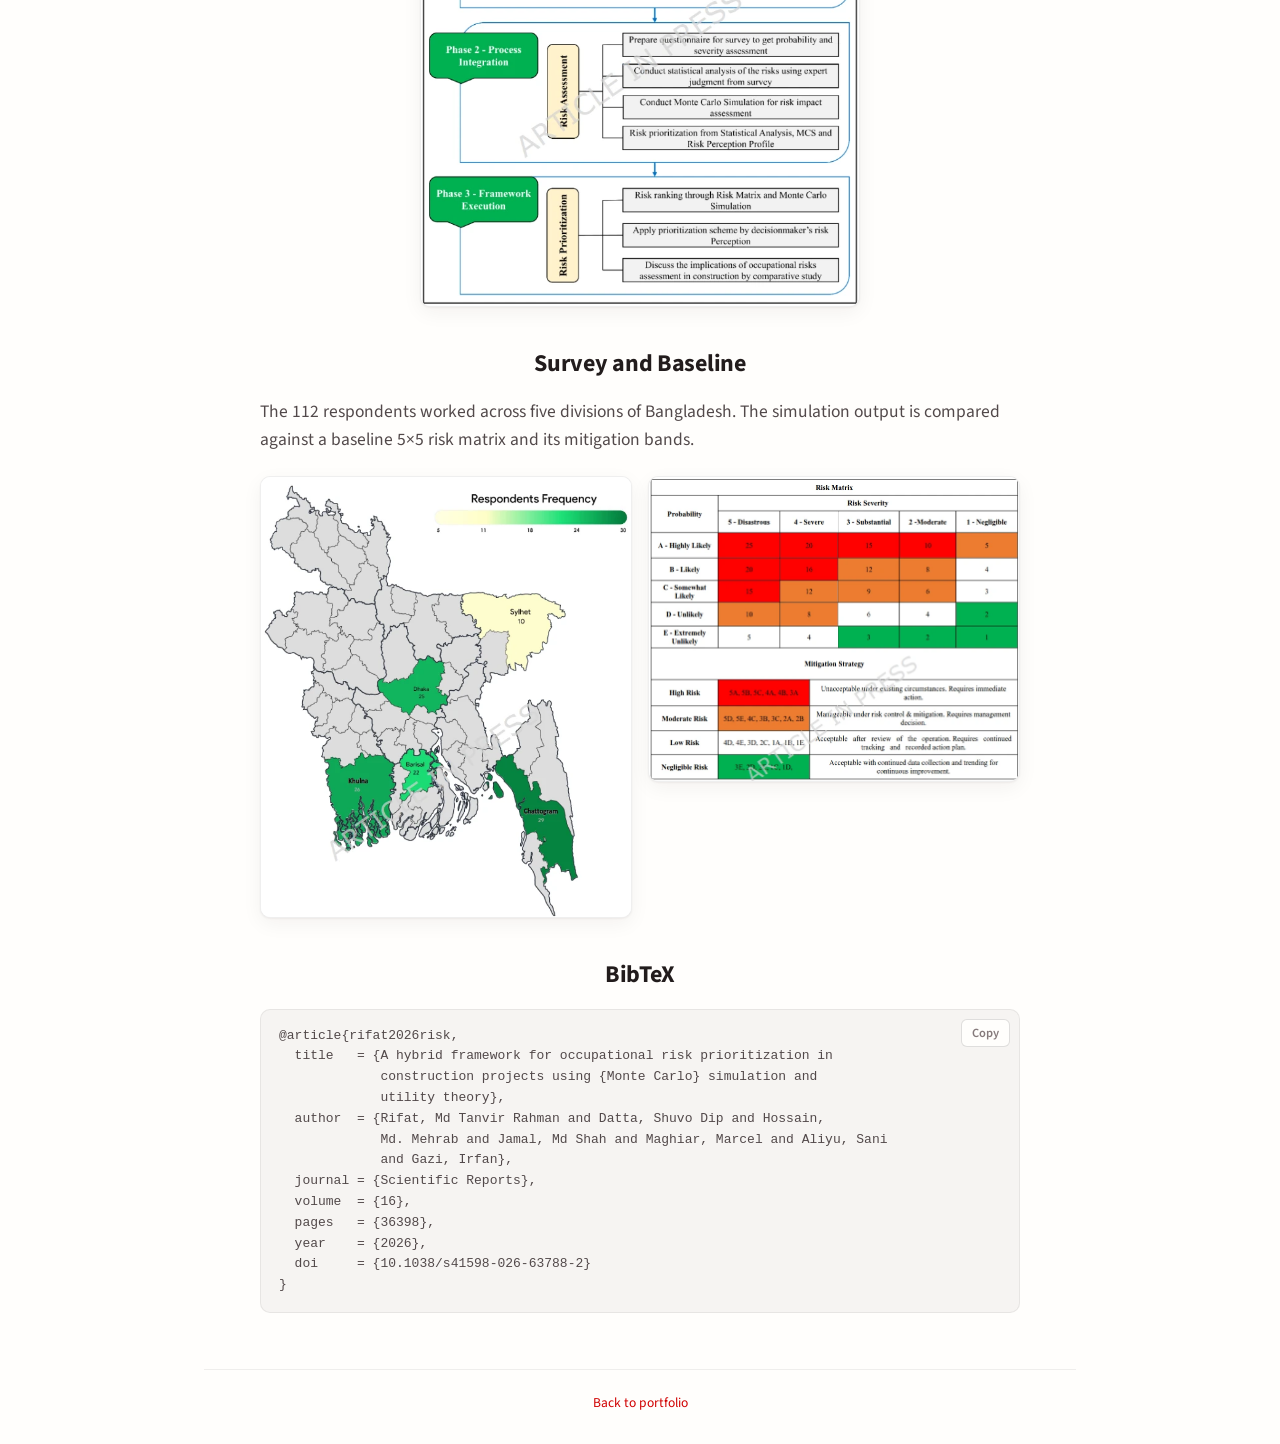
<file: projects/occupational-risk-prioritization.html>
<!DOCTYPE html>
<html lang="en">
<head>
<meta charset="UTF-8" />
<meta name="viewport" content="width=device-width, initial-scale=1.0" />
<title>A Hybrid Framework for Occupational Risk Prioritization in Construction Projects Using Monte Carlo Simulation and Utility Theory | Irfan Gazi</title>
<meta name="description" content="Monte Carlo simulation and utility theory combined to rank occupational risks in construction by how risk-averse the decision-maker is." />
<meta name="author" content="Irfan Gazi" />
<link rel="canonical" href="https://irfan-gazi0.github.io/Portfolio/projects/occupational-risk-prioritization.html" />
<meta property="og:type" content="article" />
<meta property="og:title" content="A Hybrid Framework for Occupational Risk Prioritization in Construction Projects Using Monte Carlo Simulation and Utility Theory" />
<meta property="og:description" content="Monte Carlo simulation and utility theory combined to rank occupational risks in construction by how risk-averse the decision-maker is." />
<meta property="og:image" content="https://irfan-gazi0.github.io/Portfolio/images/risk-framework-phases.webp" />
<link rel="icon" href="data:image/svg+xml,%3Csvg xmlns='http://www.w3.org/2000/svg' viewBox='0 0 64 64'%3E%3Crect width='64' height='64' rx='14' fill='%23D00000'/%3E%3Ctext x='32' y='45' font-family='Georgia,serif' font-size='36' font-weight='700' fill='%23fff' text-anchor='middle'%3EIG%3C/text%3E%3C/svg%3E" />
<link rel="preconnect" href="https://fonts.googleapis.com" />
<link rel="preconnect" href="https://fonts.gstatic.com" crossorigin />
<link rel="stylesheet" href="https://fonts.googleapis.com/css2?family=Source+Sans+3:ital,wght@0,400;0,600;0,700;1,400&display=swap" />
<link rel="stylesheet" href="project.css?v=5" />
<script>
  (function () {
    try {
      var s = localStorage.getItem('theme');
      if (s === 'dark' || s === 'light') document.documentElement.setAttribute('data-theme', s);
    } catch (e) {}
  })();
</script>
</head>
<body>

<header class="topbar">
  <div class="topbar-inner">
    <a class="back" href="../index.html#research">&larr; Irfan Gazi</a>
    <button class="theme-toggle" id="theme-toggle" type="button" aria-label="Toggle dark mode">
      <svg class="icon-sun" viewBox="0 0 24 24" aria-hidden="true"><circle cx="12" cy="12" r="4.2"/><path d="M12 2.6v2.2M12 19.2v2.2M2.6 12h2.2M19.2 12h2.2M5.4 5.4l1.5 1.5M17.1 17.1l1.5 1.5M18.6 5.4l-1.5 1.5M6.9 17.1l-1.5 1.5"/></svg>
      <svg class="icon-moon" viewBox="0 0 24 24" aria-hidden="true"><path d="M20.5 14.6A8.5 8.5 0 1 1 9.4 3.5a6.8 6.8 0 0 0 11.1 11.1z"/></svg>
    </button>
  </div>
</header>

<main class="page">

  <div class="head">
    <h1>A Hybrid Framework for Occupational Risk Prioritization in Construction Projects Using Monte Carlo Simulation and Utility Theory</h1>
    <p class="people">Md Tanvir Rahman Rifat, Shuvo Dip Datta, Md. Mehrab Hossain, Md Shah Jamal, Marcel Maghiar, Sani Aliyu, <span class="me">Irfan Gazi</span></p>
    <p class="venue-line"><em>Scientific Reports</em> 16, 36398 &middot; 2026</p>

    <div class="buttons">
      <a href="https://doi.org/10.1038/s41598-026-63788-2" target="_blank" rel="noopener"><svg viewBox="0 0 24 24" aria-hidden="true"><path d="M6 22a2 2 0 0 1-2-2V4a2 2 0 0 1 2-2h8a2.4 2.4 0 0 1 1.704.706l3.588 3.588A2.4 2.4 0 0 1 20 8v12a2 2 0 0 1-2 2z"/><path d="M14 2v5a1 1 0 0 0 1 1h5"/><path d="M8 13h8"/><path d="M8 17h5"/></svg>Paper</a>
    </div>
  </div>

  <div class="prose">

    <section id="abstract" class="abstract">
      <h2>Abstract</h2>
      <p>
        South Asian countries, including Bangladesh, continue to experience unacceptably high rates of occupational accidents and fatalities in the construction sector, driven by rapid urbanization and infrastructure development. Traditional risk assessment methods, such as static risk matrices, frequently fail to capture the stochastic nature of these accidents, rely on point-based probability and severity estimates, and neglect the behavioral risk perceptions of decision-makers. This study develops and applies a hybrid framework that integrates Monte Carlo Simulation (MCS) with Utility Theory (UT) to prioritize occupational risks in construction projects in Bangladesh. Primary data were collected through a structured questionnaire survey of 112 construction professionals across 43 infrastructure projects in Bangladesh, who assessed the probability and severity of 30 occupational risks on a five-point scale. For each risk, triangular distributions, parameterized using minimum, mode, and maximum values derived from survey statistics and bounded within the 1&ndash;5 rating scale, were specified in @Risk. A total of 5,000 Monte Carlo iterations were executed to ensure convergence stability in the simulated risk exposure distributions. Simulated risk exposure indices were subsequently transformed into utility-based priorities using an exponential utility function that explicitly represents risk-averse, risk-neutral, and risk-seeking decision profiles. Results indicate that falls from a higher level (RI&nbsp;=&nbsp;22.3, SRI&nbsp;=&nbsp;14.78), shocks from overhead powerlines (RI&nbsp;=&nbsp;19.8, SRI&nbsp;=&nbsp;13.51), and falling on the same level (RI&nbsp;=&nbsp;18.6, SRI&nbsp;=&nbsp;13.36) represent the most critical occupational hazards. The utility-based analysis translates simulated risk exposure scores into behaviorally interpretable priority values under risk-averse, risk-neutral, and risk-seeking decision profiles. The primary methodological contribution of this study lies in the explicit integration of probabilistic uncertainty modeling (MCS) with behavioral risk-preference modeling (UT) for occupational safety prioritization in a developing-country construction context. The framework provides a transparent, reproducible, and adaptable tool for decision-making in construction safety. Its findings are intended to guide practitioners in resource allocation and intervention planning, though field-level validation in real-time safety management contexts remains a recommended direction for future research.
      </p>
    </section>

    <section id="framework">
      <h2>Framework</h2>
      <p>
        Three phases: framework development from the literature, risk assessment through the questionnaire, statistics and Monte Carlo simulation, and prioritisation that brings the risk matrix, the simulation and the decision-maker&rsquo;s risk perception together.
      </p>
      <figure class="media narrow">
        <img src="../images/risk-framework-phases.webp" width="668" height="656" loading="lazy" decoding="async"
             alt="Three-phase framework diagram: phase one framework development via literature review, phase two process integration via risk assessment covering questionnaire, statistical analysis, Monte Carlo simulation and prioritization, and phase three framework execution via risk prioritization by risk matrix, Monte Carlo simulation and decision-maker risk perception." />
      </figure>
    </section>

    <section id="data">
      <h2>Survey and Baseline</h2>
      <p>
        The 112 respondents worked across five divisions of Bangladesh. The simulation output is compared against a baseline 5&times;5 risk matrix and its mitigation bands.
      </p>
      <div class="media pair">
        <figure>
          <img src="../images/risk-respondent-map.webp" width="601" height="714" loading="lazy" decoding="async"
             alt="Choropleth map of Bangladesh shading five divisions by respondent count: Chattogram 29, Khulna 26, Dhaka 25, Barisal 22 and Sylhet 10." />
        </figure>
        <figure>
          <img src="../images/risk-matrix.webp" width="743" height="610" loading="lazy" decoding="async"
             alt="Five-by-five risk matrix crossing probability bands A to E against severity one to five, with cells scored 1 to 25 and colour-coded, above a mitigation strategy table defining high, moderate, low and negligible risk bands." />
        </figure>
      </div>
    </section>

    <section id="citation">
      <h2>BibTeX</h2>
      <div class="bib">
        <button class="copy-bib" id="copy-bib" type="button">Copy</button>
<pre id="bibtex">@article{rifat2026risk,
  title   = {A hybrid framework for occupational risk prioritization in
             construction projects using {Monte Carlo} simulation and
             utility theory},
  author  = {Rifat, Md Tanvir Rahman and Datta, Shuvo Dip and Hossain,
             Md. Mehrab and Jamal, Md Shah and Maghiar, Marcel and Aliyu, Sani
             and Gazi, Irfan},
  journal = {Scientific Reports},
  volume  = {16},
  pages   = {36398},
  year    = {2026},
  doi     = {10.1038/s41598-026-63788-2}
}</pre>
      </div>
    </section>

  </div>

  <footer>
    <a href="../index.html">Back to portfolio</a>
  </footer>

</main>

<script>
  /* Animated figures only where motion is welcome. */
  (function () {
    if (window.matchMedia('(prefers-reduced-motion: reduce)').matches) return;
    Array.prototype.forEach.call(document.querySelectorAll('img[data-anim]'), function (img) {
      img.src = img.getAttribute('data-anim');
    });
  })();

  /* YouTube thumbnail becomes the player on click. */
  document.addEventListener('click', function (e) {
    var link = e.target.closest && e.target.closest('a.yt[data-yt]');
    if (!link || e.button !== 0 || e.metaKey || e.ctrlKey || e.shiftKey || e.altKey) return;
    e.preventDefault();
    var frame = document.createElement('iframe');
    frame.className = 'yt-frame';
    frame.src = 'https://www.youtube-nocookie.com/embed/' + link.getAttribute('data-yt') + '?autoplay=1&rel=0';
    frame.title = link.getAttribute('aria-label').replace(/^Play video: /, '');
    frame.allow = 'autoplay; encrypted-media; picture-in-picture; fullscreen';
    frame.allowFullscreen = true;
    link.parentNode.replaceChild(frame, link);
    frame.focus();
  });

  /* Copy the BibTeX. */
  (function () {
    var btn = document.getElementById('copy-bib');
    var pre = document.getElementById('bibtex');
    if (!btn || !pre) return;
    if (!navigator.clipboard) { btn.hidden = true; return; }
    btn.addEventListener('click', function () {
      navigator.clipboard.writeText(pre.textContent).then(function () {
        btn.textContent = 'Copied';
        setTimeout(function () { btn.textContent = 'Copy'; }, 1600);
      });
    });
  })();

  /* Theme toggle, shared with the main page through localStorage. */
  (function () {
    var root = document.documentElement;
    var btn = document.getElementById('theme-toggle');
    if (!btn) return;
    btn.addEventListener('click', function () {
      var current = root.getAttribute('data-theme') ||
        (window.matchMedia('(prefers-color-scheme: dark)').matches ? 'dark' : 'light');
      var next = current === 'dark' ? 'light' : 'dark';
      root.setAttribute('data-theme', next);
      try { localStorage.setItem('theme', next); } catch (e) {}
    });
  })();
</script>
<script>
  /* Register the caching service worker (sw.js) for faster repeat visits. */
  if ('serviceWorker' in navigator) {
    window.addEventListener('load', function () {
      navigator.serviceWorker.register('../sw.js').catch(function () {});
    });
  }
</script>
</body>
</html>
</file>
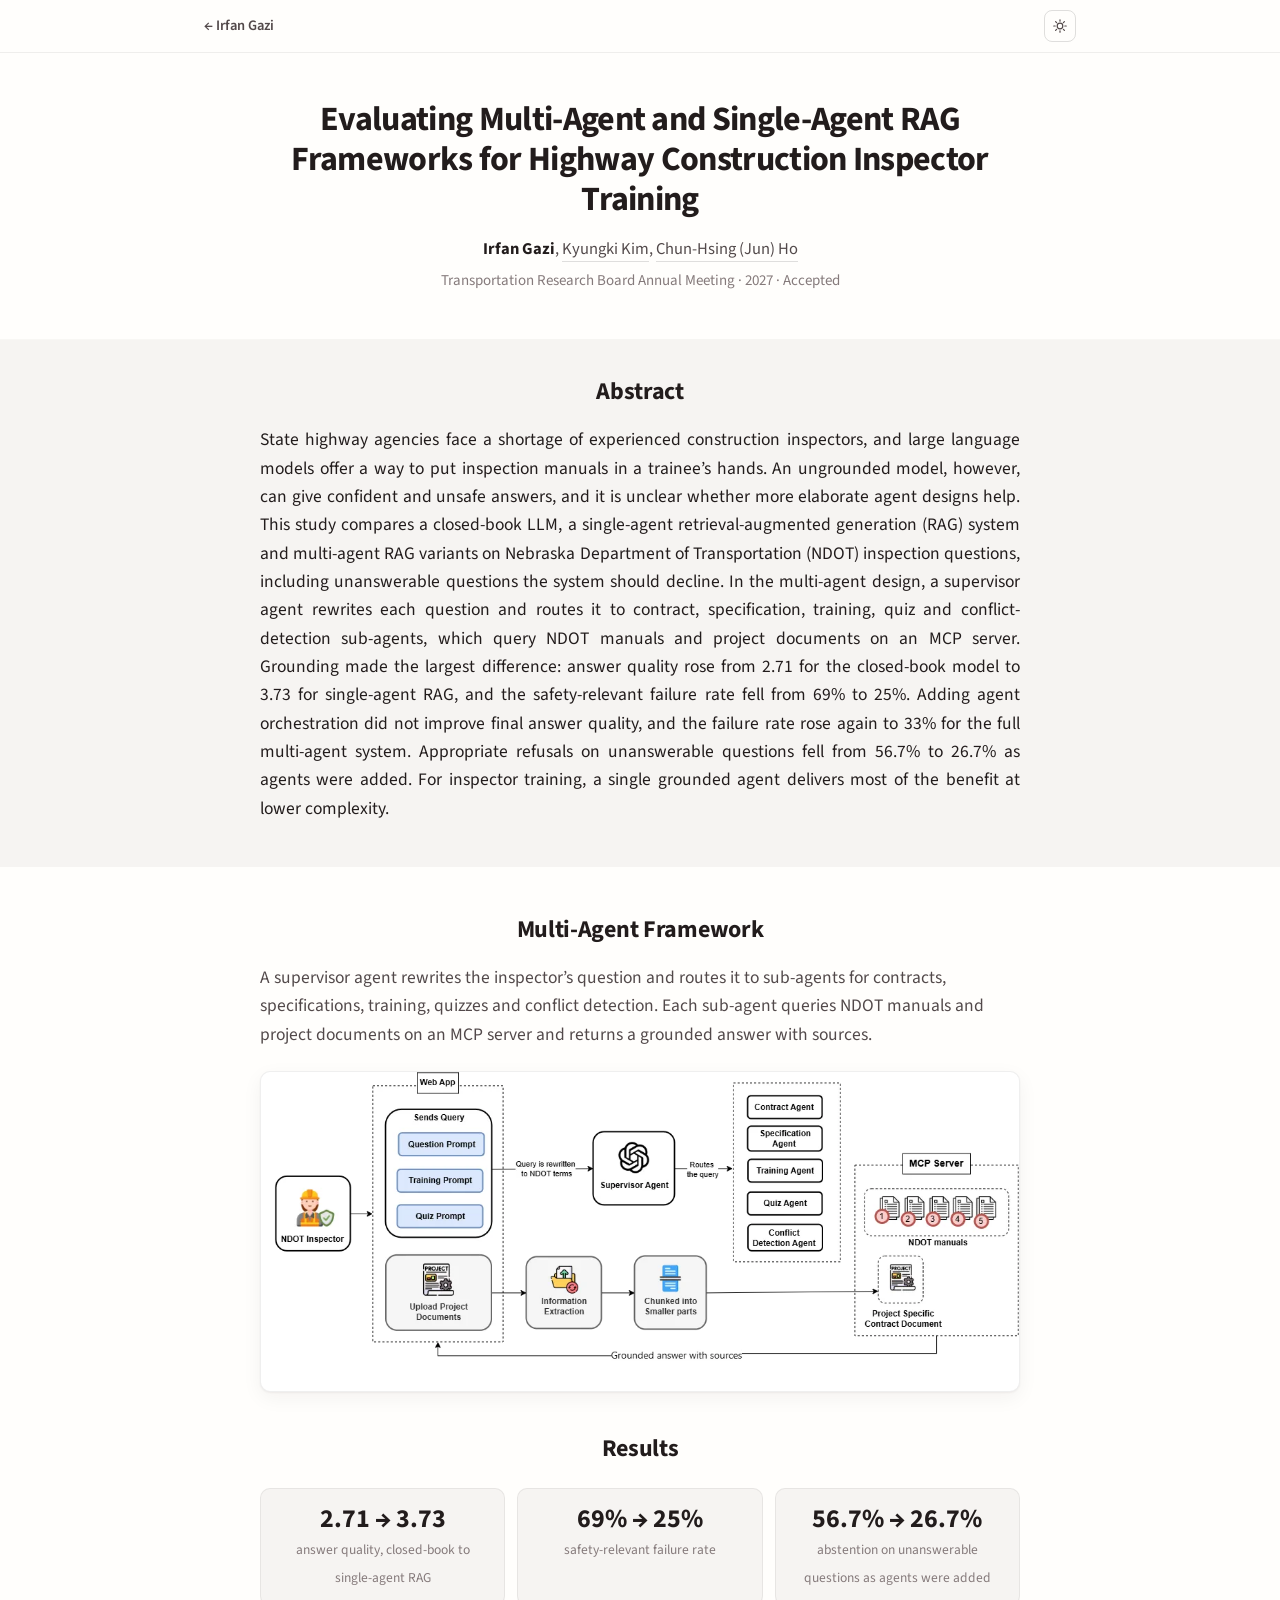
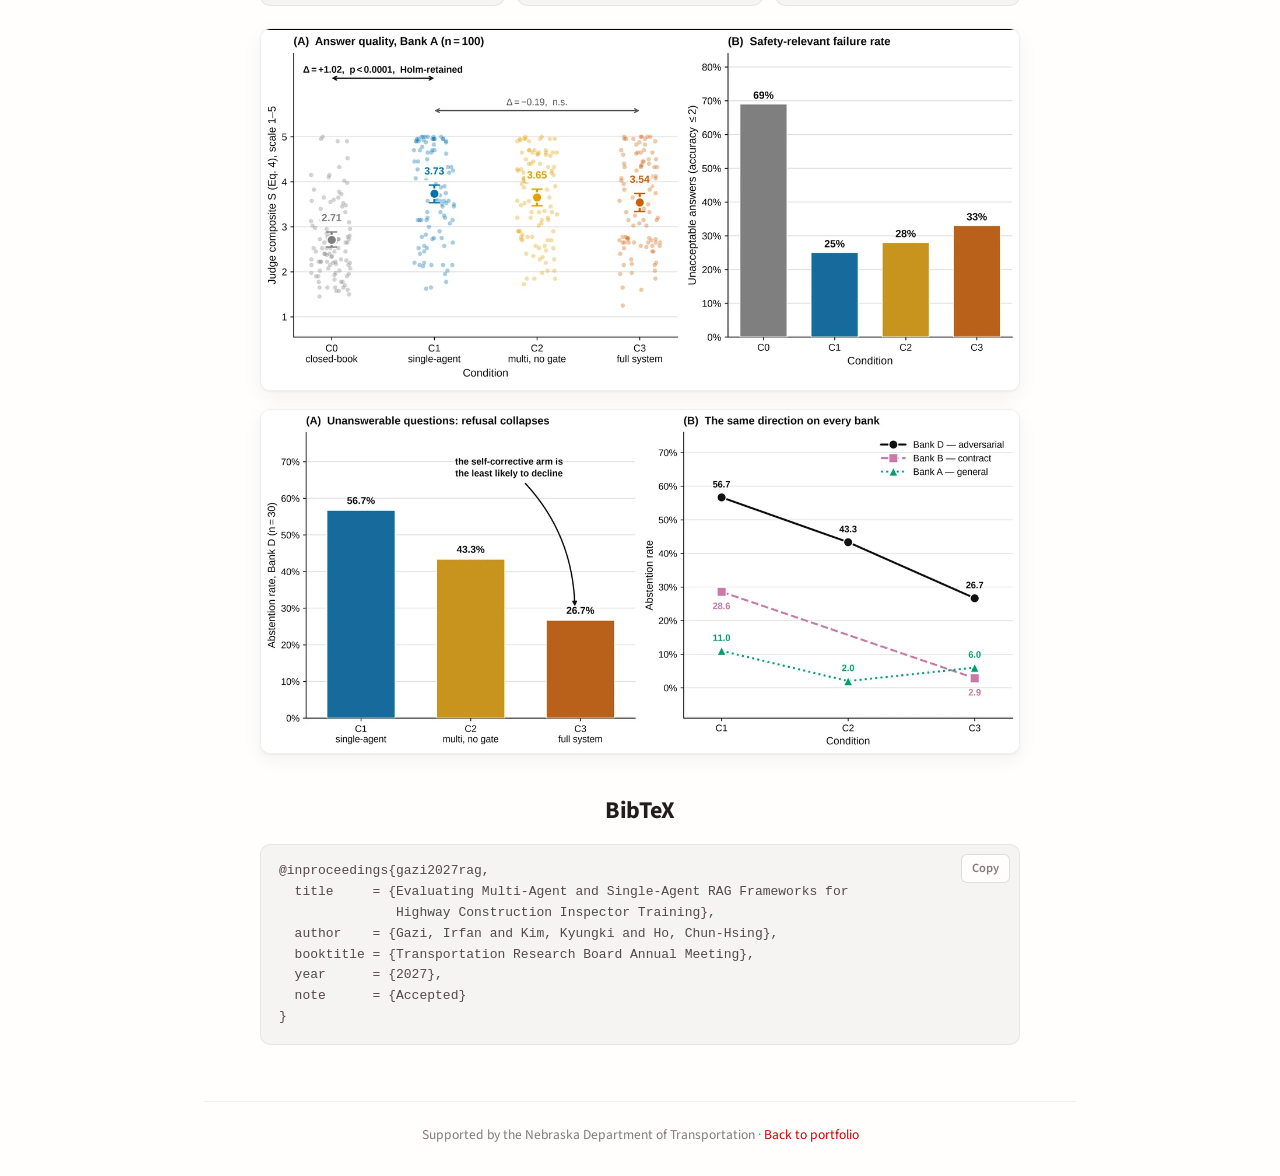
<file: projects/rag-inspector-training-evaluation.html>
<!DOCTYPE html>
<html lang="en">
<head>
<meta charset="UTF-8" />
<meta name="viewport" content="width=device-width, initial-scale=1.0" />
<title>Evaluating Multi-Agent and Single-Agent RAG Frameworks for Highway Construction Inspector Training | Irfan Gazi</title>
<meta name="description" content="A closed-book LLM, single-agent RAG and multi-agent RAG compared on NDOT inspection questions: grounding cut unsafe answers; more agents did not help." />
<meta name="author" content="Irfan Gazi" />
<link rel="canonical" href="https://irfan-gazi0.github.io/Portfolio/projects/rag-inspector-training-evaluation.html" />
<meta property="og:type" content="article" />
<meta property="og:title" content="Evaluating Multi-Agent and Single-Agent RAG Frameworks for Highway Construction Inspector Training" />
<meta property="og:description" content="A closed-book LLM, single-agent RAG and multi-agent RAG compared on NDOT inspection questions: grounding cut unsafe answers; more agents did not help." />
<meta property="og:image" content="https://irfan-gazi0.github.io/Portfolio/images/rag-results.webp" />
<link rel="icon" href="data:image/svg+xml,%3Csvg xmlns='http://www.w3.org/2000/svg' viewBox='0 0 64 64'%3E%3Crect width='64' height='64' rx='14' fill='%23D00000'/%3E%3Ctext x='32' y='45' font-family='Georgia,serif' font-size='36' font-weight='700' fill='%23fff' text-anchor='middle'%3EIG%3C/text%3E%3C/svg%3E" />
<link rel="preconnect" href="https://fonts.googleapis.com" />
<link rel="preconnect" href="https://fonts.gstatic.com" crossorigin />
<link rel="stylesheet" href="https://fonts.googleapis.com/css2?family=Source+Sans+3:ital,wght@0,400;0,600;0,700;1,400&display=swap" />
<link rel="stylesheet" href="project.css?v=5" />
<script>
  (function () {
    try {
      var s = localStorage.getItem('theme');
      if (s === 'dark' || s === 'light') document.documentElement.setAttribute('data-theme', s);
    } catch (e) {}
  })();
</script>
</head>
<body>

<header class="topbar">
  <div class="topbar-inner">
    <a class="back" href="../index.html#research">&larr; Irfan Gazi</a>
    <button class="theme-toggle" id="theme-toggle" type="button" aria-label="Toggle dark mode">
      <svg class="icon-sun" viewBox="0 0 24 24" aria-hidden="true"><circle cx="12" cy="12" r="4.2"/><path d="M12 2.6v2.2M12 19.2v2.2M2.6 12h2.2M19.2 12h2.2M5.4 5.4l1.5 1.5M17.1 17.1l1.5 1.5M18.6 5.4l-1.5 1.5M6.9 17.1l-1.5 1.5"/></svg>
      <svg class="icon-moon" viewBox="0 0 24 24" aria-hidden="true"><path d="M20.5 14.6A8.5 8.5 0 1 1 9.4 3.5a6.8 6.8 0 0 0 11.1 11.1z"/></svg>
    </button>
  </div>
</header>

<main class="page">

  <div class="head">
    <h1>Evaluating Multi-Agent and Single-Agent RAG Frameworks for Highway Construction Inspector Training</h1>
    <p class="people"><span class="me">Irfan Gazi</span>, <a href="https://engineering.unl.edu/durhamschool/person/kyungki-kim/" target="_blank" rel="noopener">Kyungki Kim</a>, <a href="https://engineering.unl.edu/durhamschool/person/chun-hsing-ho/" target="_blank" rel="noopener">Chun-Hsing (Jun) Ho</a></p>
    <p class="venue-line">Transportation Research Board Annual Meeting &middot; 2027 &middot; Accepted</p>
  </div>

  <div class="prose">

    <section id="abstract" class="abstract">
      <h2>Abstract</h2>
      <p>
        State highway agencies face a shortage of experienced construction inspectors, and large language models offer a way to put inspection manuals in a trainee&rsquo;s hands. An ungrounded model, however, can give confident and unsafe answers, and it is unclear whether more elaborate agent designs help. This study compares a closed-book LLM, a single-agent retrieval-augmented generation (RAG) system and multi-agent RAG variants on Nebraska Department of Transportation (NDOT) inspection questions, including unanswerable questions the system should decline. In the multi-agent design, a supervisor agent rewrites each question and routes it to contract, specification, training, quiz and conflict-detection sub-agents, which query NDOT manuals and project documents on an MCP server. Grounding made the largest difference: answer quality rose from 2.71 for the closed-book model to 3.73 for single-agent RAG, and the safety-relevant failure rate fell from 69% to 25%. Adding agent orchestration did not improve final answer quality, and the failure rate rose again to 33% for the full multi-agent system. Appropriate refusals on unanswerable questions fell from 56.7% to 26.7% as agents were added. For inspector training, a single grounded agent delivers most of the benefit at lower complexity.
      </p>
    </section>

    <section id="method">
      <h2>Multi-Agent Framework</h2>
      <p>
        A supervisor agent rewrites the inspector&rsquo;s question and routes it to sub-agents for contracts, specifications, training, quizzes and conflict detection. Each sub-agent queries NDOT manuals and project documents on an MCP server and returns a grounded answer with sources.
      </p>
      <figure class="media">
        <img src="../images/rag-architecture.webp" width="1099" height="462" loading="lazy" decoding="async"
             alt="Architecture diagram: an NDOT inspector's question and training prompts are rewritten by a supervisor agent, routed to contract, specification, training, quiz and conflict-detection sub-agents, which query NDOT manuals and project documents on an MCP server and return a grounded answer with sources." />
      </figure>
    </section>

    <section id="results">
      <h2>Results</h2>
      <div class="stats">
        <div class="stat"><b>2.71 &rarr; 3.73</b><span>answer quality, closed-book to single-agent RAG</span></div>
        <div class="stat"><b>69% &rarr; 25%</b><span>safety-relevant failure rate</span></div>
        <div class="stat"><b>56.7% &rarr; 26.7%</b><span>abstention on unanswerable questions as agents were added</span></div>
      </div>
      <figure class="media">
        <img src="../images/rag-results.webp" width="1300" height="618" loading="lazy" decoding="async"
             alt="Two charts: answer quality by condition, showing closed-book at 2.71 rising to 3.73 for single-agent RAG with no further gain from multi-agent variants; and safety-relevant failure rate dropping from 69% closed-book to 25% single-agent, ticking back up to 33% for the full multi-agent system." />
      </figure>
      <figure class="media">
        <img src="../images/rag-abstention.webp" width="1300" height="588" loading="lazy" decoding="async"
             alt="Two charts: abstention rate on unanswerable questions falling from 56.7% to 26.7% as agents are added, on Bank D; and abstention rate declining across conditions on all three question banks (adversarial, contract, general), though by different amounts." />
      </figure>
    </section>

    <section id="citation">
      <h2>BibTeX</h2>
      <div class="bib">
        <button class="copy-bib" id="copy-bib" type="button">Copy</button>
<pre id="bibtex">@inproceedings{gazi2027rag,
  title     = {Evaluating Multi-Agent and Single-Agent RAG Frameworks for
               Highway Construction Inspector Training},
  author    = {Gazi, Irfan and Kim, Kyungki and Ho, Chun-Hsing},
  booktitle = {Transportation Research Board Annual Meeting},
  year      = {2027},
  note      = {Accepted}
}</pre>
      </div>
    </section>

  </div>

  <footer>
    Supported by the Nebraska Department of Transportation &middot; <a href="../index.html">Back to portfolio</a>
  </footer>

</main>

<script>
  /* Animated figures only where motion is welcome. */
  (function () {
    if (window.matchMedia('(prefers-reduced-motion: reduce)').matches) return;
    Array.prototype.forEach.call(document.querySelectorAll('img[data-anim]'), function (img) {
      img.src = img.getAttribute('data-anim');
    });
  })();

  /* YouTube thumbnail becomes the player on click. */
  document.addEventListener('click', function (e) {
    var link = e.target.closest && e.target.closest('a.yt[data-yt]');
    if (!link || e.button !== 0 || e.metaKey || e.ctrlKey || e.shiftKey || e.altKey) return;
    e.preventDefault();
    var frame = document.createElement('iframe');
    frame.className = 'yt-frame';
    frame.src = 'https://www.youtube-nocookie.com/embed/' + link.getAttribute('data-yt') + '?autoplay=1&rel=0';
    frame.title = link.getAttribute('aria-label').replace(/^Play video: /, '');
    frame.allow = 'autoplay; encrypted-media; picture-in-picture; fullscreen';
    frame.allowFullscreen = true;
    link.parentNode.replaceChild(frame, link);
    frame.focus();
  });

  /* Copy the BibTeX. */
  (function () {
    var btn = document.getElementById('copy-bib');
    var pre = document.getElementById('bibtex');
    if (!btn || !pre) return;
    if (!navigator.clipboard) { btn.hidden = true; return; }
    btn.addEventListener('click', function () {
      navigator.clipboard.writeText(pre.textContent).then(function () {
        btn.textContent = 'Copied';
        setTimeout(function () { btn.textContent = 'Copy'; }, 1600);
      });
    });
  })();

  /* Theme toggle, shared with the main page through localStorage. */
  (function () {
    var root = document.documentElement;
    var btn = document.getElementById('theme-toggle');
    if (!btn) return;
    btn.addEventListener('click', function () {
      var current = root.getAttribute('data-theme') ||
        (window.matchMedia('(prefers-color-scheme: dark)').matches ? 'dark' : 'light');
      var next = current === 'dark' ? 'light' : 'dark';
      root.setAttribute('data-theme', next);
      try { localStorage.setItem('theme', next); } catch (e) {}
    });
  })();
</script>
<script>
  /* Register the caching service worker (sw.js) for faster repeat visits. */
  if ('serviceWorker' in navigator) {
    window.addEventListener('load', function () {
      navigator.serviceWorker.register('../sw.js').catch(function () {});
    });
  }
</script>
</body>
</html>
</file>
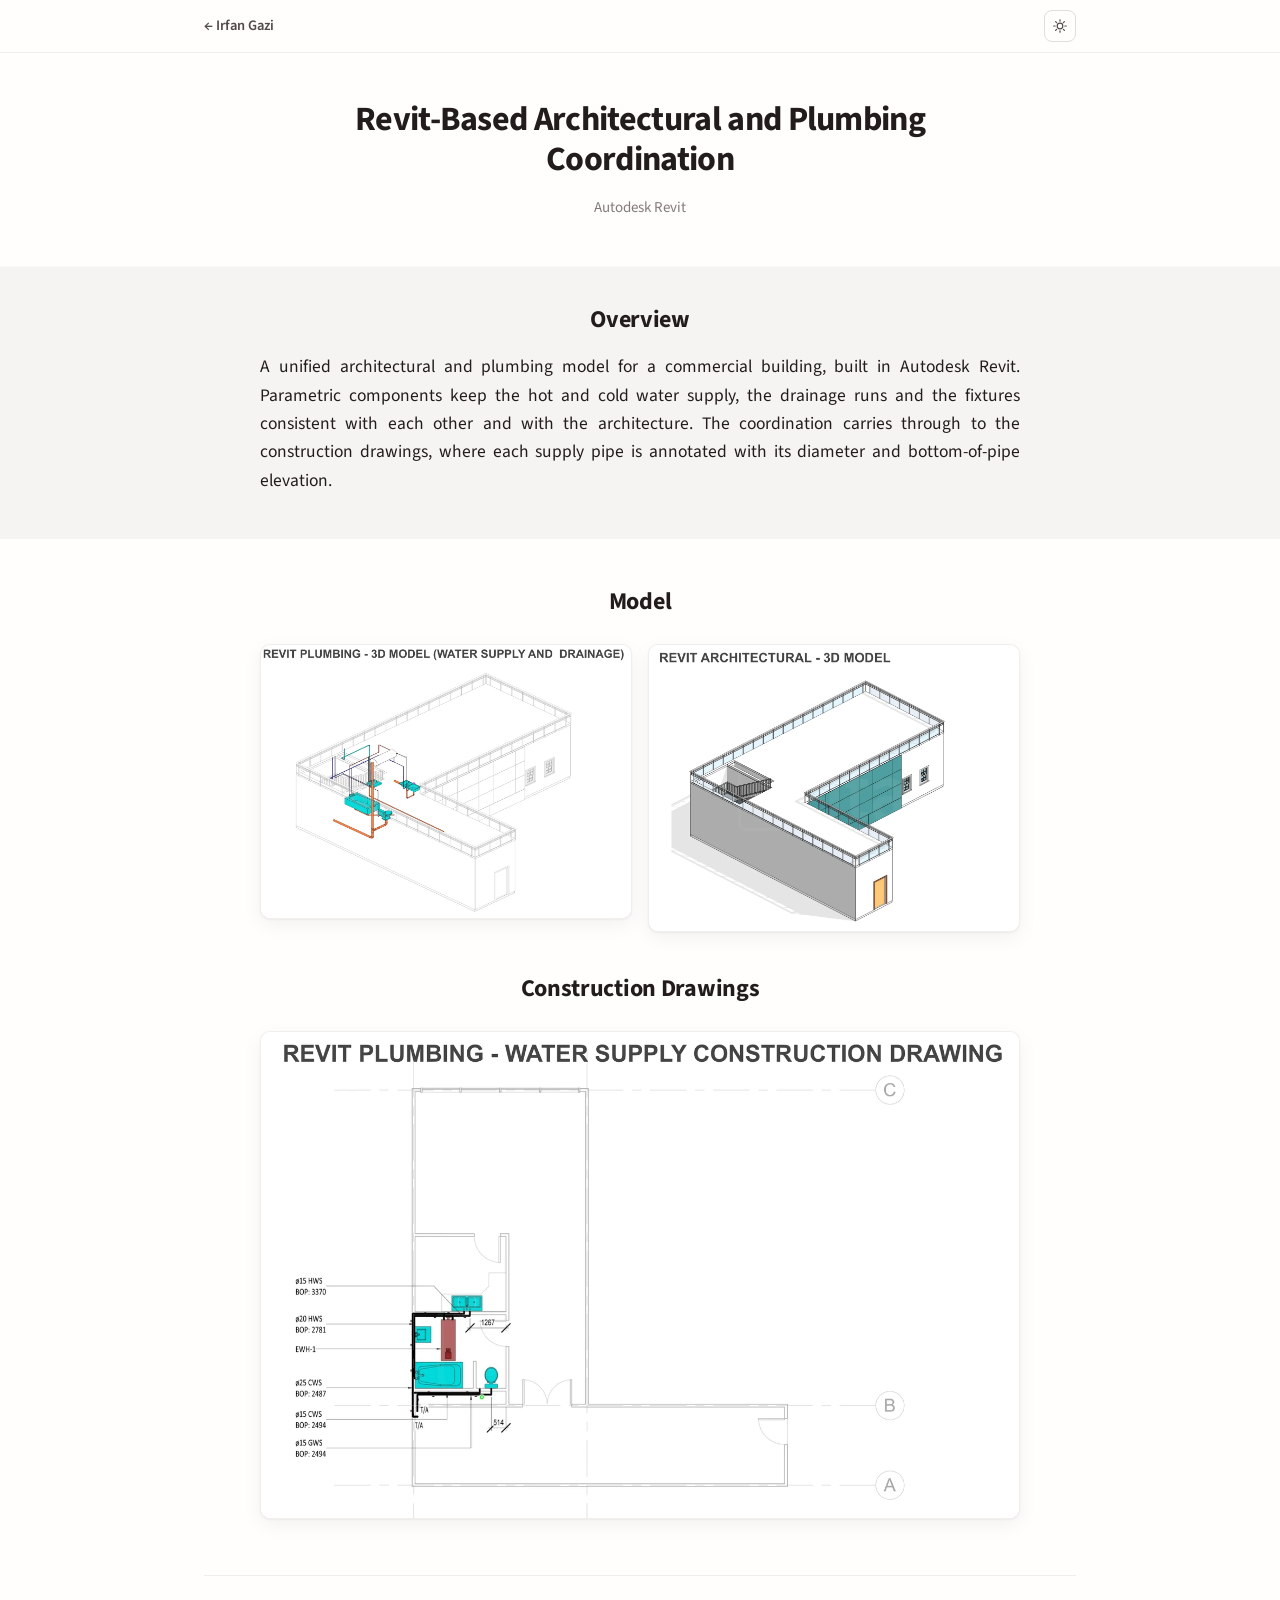
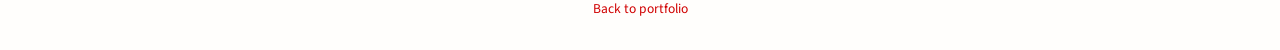
<file: projects/revit-plumbing-coordination.html>
<!DOCTYPE html>
<html lang="en">
<head>
<meta charset="UTF-8" />
<meta name="viewport" content="width=device-width, initial-scale=1.0" />
<title>Revit-Based Architectural and Plumbing Coordination | Irfan Gazi</title>
<meta name="description" content="A unified architectural and plumbing model for a commercial building in Autodesk Revit, carried through to construction drawings." />
<meta name="author" content="Irfan Gazi" />
<link rel="canonical" href="https://irfan-gazi0.github.io/Portfolio/projects/revit-plumbing-coordination.html" />
<meta property="og:type" content="article" />
<meta property="og:title" content="Revit-Based Architectural and Plumbing Coordination" />
<meta property="og:description" content="A unified architectural and plumbing model for a commercial building in Autodesk Revit, carried through to construction drawings." />
<meta property="og:image" content="https://irfan-gazi0.github.io/Portfolio/images/bim-plumbing-3d.webp" />
<link rel="icon" href="data:image/svg+xml,%3Csvg xmlns='http://www.w3.org/2000/svg' viewBox='0 0 64 64'%3E%3Crect width='64' height='64' rx='14' fill='%23D00000'/%3E%3Ctext x='32' y='45' font-family='Georgia,serif' font-size='36' font-weight='700' fill='%23fff' text-anchor='middle'%3EIG%3C/text%3E%3C/svg%3E" />
<link rel="preconnect" href="https://fonts.googleapis.com" />
<link rel="preconnect" href="https://fonts.gstatic.com" crossorigin />
<link rel="stylesheet" href="https://fonts.googleapis.com/css2?family=Source+Sans+3:ital,wght@0,400;0,600;0,700;1,400&display=swap" />
<link rel="stylesheet" href="project.css?v=5" />
<script>
  (function () {
    try {
      var s = localStorage.getItem('theme');
      if (s === 'dark' || s === 'light') document.documentElement.setAttribute('data-theme', s);
    } catch (e) {}
  })();
</script>
</head>
<body>

<header class="topbar">
  <div class="topbar-inner">
    <a class="back" href="../index.html#research">&larr; Irfan Gazi</a>
    <button class="theme-toggle" id="theme-toggle" type="button" aria-label="Toggle dark mode">
      <svg class="icon-sun" viewBox="0 0 24 24" aria-hidden="true"><circle cx="12" cy="12" r="4.2"/><path d="M12 2.6v2.2M12 19.2v2.2M2.6 12h2.2M19.2 12h2.2M5.4 5.4l1.5 1.5M17.1 17.1l1.5 1.5M18.6 5.4l-1.5 1.5M6.9 17.1l-1.5 1.5"/></svg>
      <svg class="icon-moon" viewBox="0 0 24 24" aria-hidden="true"><path d="M20.5 14.6A8.5 8.5 0 1 1 9.4 3.5a6.8 6.8 0 0 0 11.1 11.1z"/></svg>
    </button>
  </div>
</header>

<main class="page">

  <div class="head">
    <h1>Revit-Based Architectural and Plumbing Coordination</h1>
    <p class="venue-line">Autodesk Revit</p>
  </div>

  <div class="prose">

    <section id="abstract" class="abstract">
      <h2>Overview</h2>
      <p>
        A unified architectural and plumbing model for a commercial building, built in Autodesk Revit. Parametric components keep the hot and cold water supply, the drainage runs and the fixtures consistent with each other and with the architecture. The coordination carries through to the construction drawings, where each supply pipe is annotated with its diameter and bottom-of-pipe elevation.
      </p>
    </section>

    <section id="model">
      <h2>Model</h2>
      <div class="media pair">
        <figure>
          <img src="../images/bim-plumbing-3d.webp" width="1400" height="1033" loading="lazy" decoding="async"
             alt="Revit 3D model of a building with colour-coded hot and cold water supply and drainage runs connecting a bath, sink and toilet." />
        </figure>
        <figure>
          <img src="../images/bim-architectural-3d.webp" width="1400" height="1083" loading="lazy" decoding="async"
             alt="Revit architectural 3D model of an L-shaped building with curtain wall glazing and a stair core." />
        </figure>
      </div>
    </section>

    <section id="drawings">
      <h2>Construction Drawings</h2>
      <figure class="media">
        <img src="../images/bim-water-supply-drawing.webp" width="1400" height="898" loading="lazy" decoding="async"
             alt="Water supply construction drawing annotated with pipe diameters and bottom-of-pipe elevations." />
      </figure>
    </section>

  </div>

  <footer>
    <a href="../index.html">Back to portfolio</a>
  </footer>

</main>

<script>
  /* Animated figures only where motion is welcome. */
  (function () {
    if (window.matchMedia('(prefers-reduced-motion: reduce)').matches) return;
    Array.prototype.forEach.call(document.querySelectorAll('img[data-anim]'), function (img) {
      img.src = img.getAttribute('data-anim');
    });
  })();

  /* YouTube thumbnail becomes the player on click. */
  document.addEventListener('click', function (e) {
    var link = e.target.closest && e.target.closest('a.yt[data-yt]');
    if (!link || e.button !== 0 || e.metaKey || e.ctrlKey || e.shiftKey || e.altKey) return;
    e.preventDefault();
    var frame = document.createElement('iframe');
    frame.className = 'yt-frame';
    frame.src = 'https://www.youtube-nocookie.com/embed/' + link.getAttribute('data-yt') + '?autoplay=1&rel=0';
    frame.title = link.getAttribute('aria-label').replace(/^Play video: /, '');
    frame.allow = 'autoplay; encrypted-media; picture-in-picture; fullscreen';
    frame.allowFullscreen = true;
    link.parentNode.replaceChild(frame, link);
    frame.focus();
  });

  /* Copy the BibTeX. */
  (function () {
    var btn = document.getElementById('copy-bib');
    var pre = document.getElementById('bibtex');
    if (!btn || !pre) return;
    if (!navigator.clipboard) { btn.hidden = true; return; }
    btn.addEventListener('click', function () {
      navigator.clipboard.writeText(pre.textContent).then(function () {
        btn.textContent = 'Copied';
        setTimeout(function () { btn.textContent = 'Copy'; }, 1600);
      });
    });
  })();

  /* Theme toggle, shared with the main page through localStorage. */
  (function () {
    var root = document.documentElement;
    var btn = document.getElementById('theme-toggle');
    if (!btn) return;
    btn.addEventListener('click', function () {
      var current = root.getAttribute('data-theme') ||
        (window.matchMedia('(prefers-color-scheme: dark)').matches ? 'dark' : 'light');
      var next = current === 'dark' ? 'light' : 'dark';
      root.setAttribute('data-theme', next);
      try { localStorage.setItem('theme', next); } catch (e) {}
    });
  })();
</script>
<script>
  /* Register the caching service worker (sw.js) for faster repeat visits. */
  if ('serviceWorker' in navigator) {
    window.addEventListener('load', function () {
      navigator.serviceWorker.register('../sw.js').catch(function () {});
    });
  }
</script>
</body>
</html>
</file>
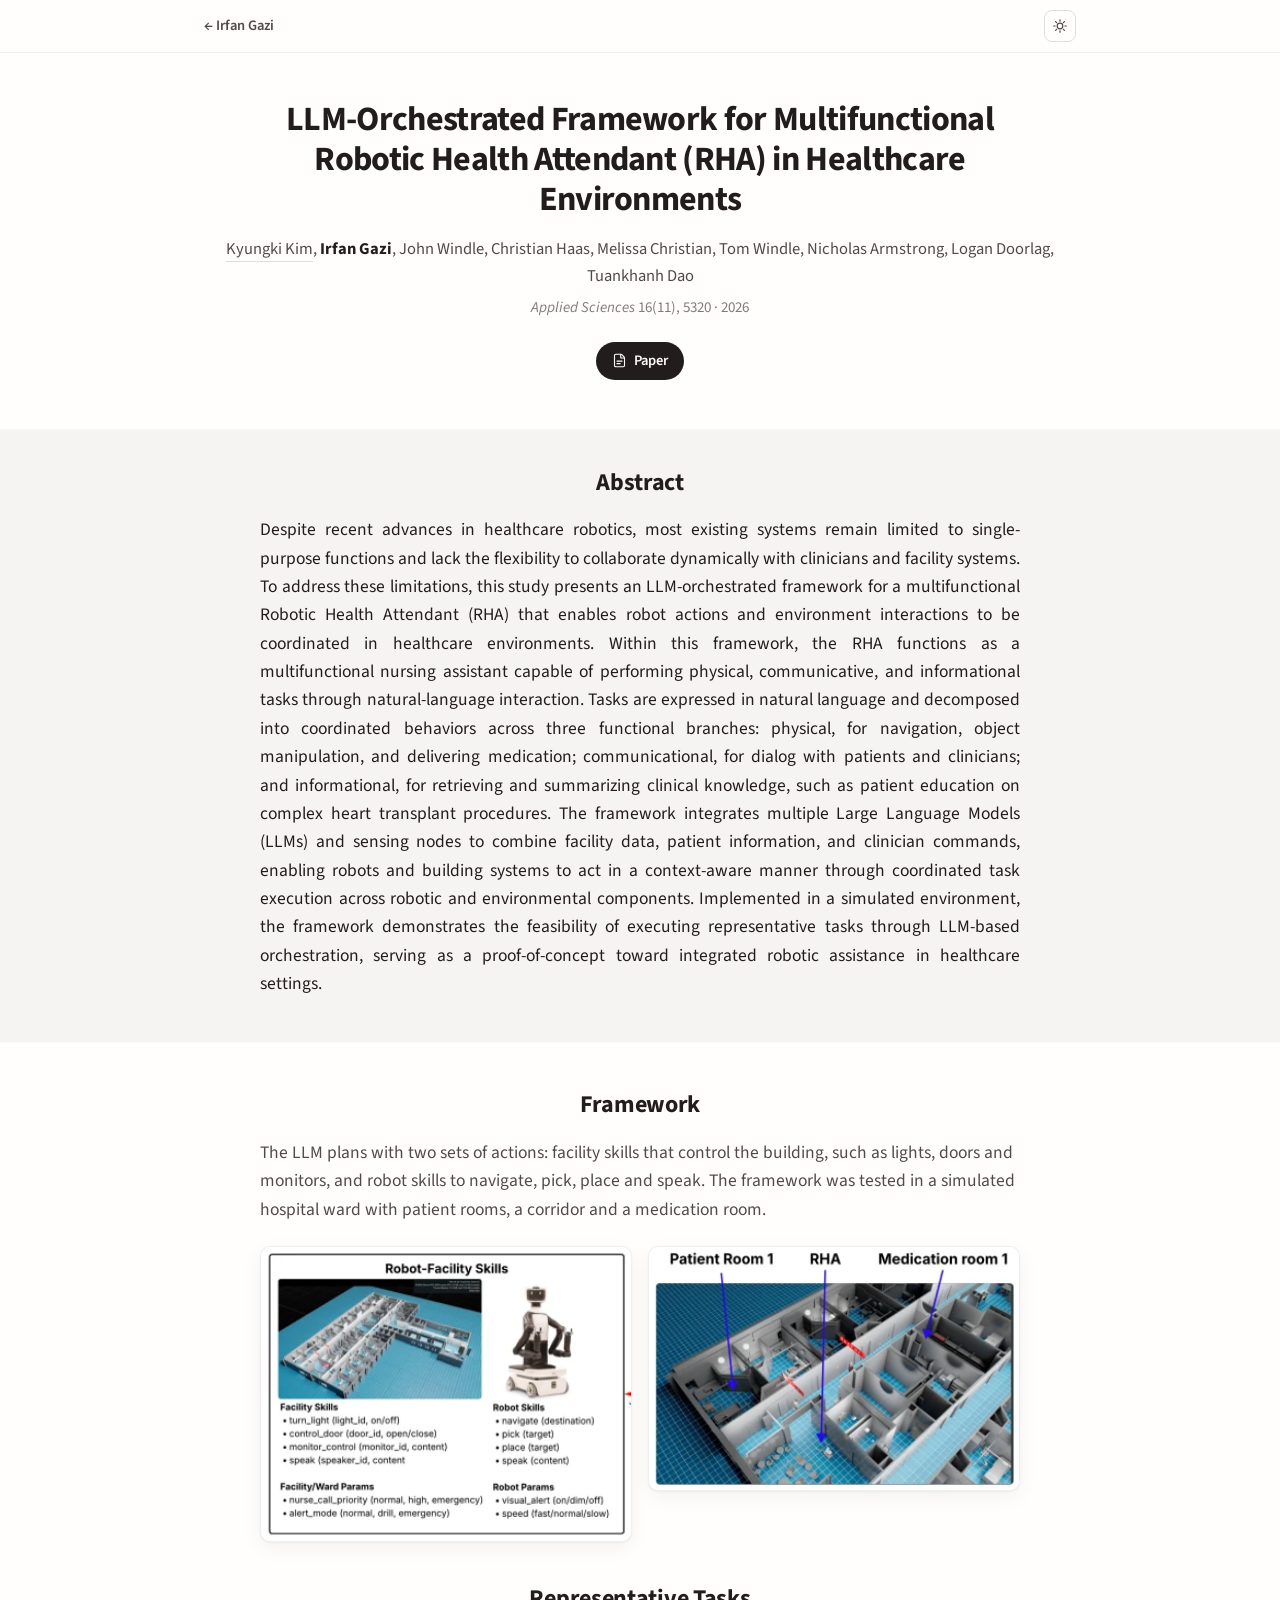
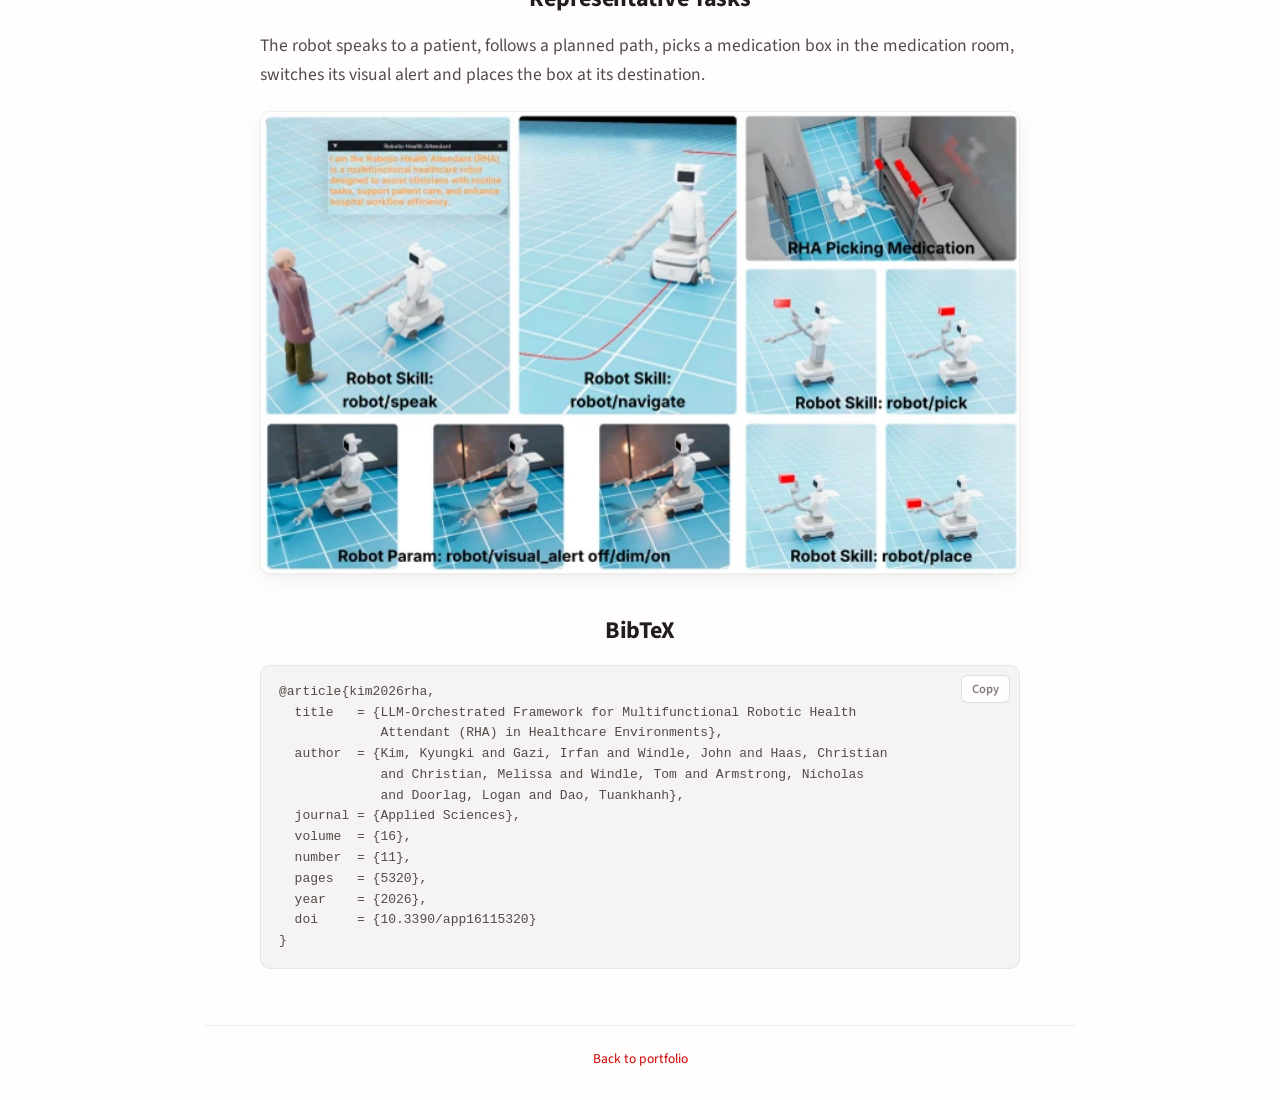
<file: projects/robotic-health-attendant.html>
<!DOCTYPE html>
<html lang="en">
<head>
<meta charset="UTF-8" />
<meta name="viewport" content="width=device-width, initial-scale=1.0" />
<title>LLM-Orchestrated Framework for Multifunctional Robotic Health Attendant (RHA) in Healthcare Environments | Irfan Gazi</title>
<meta name="description" content="An LLM-orchestrated framework that lets a nursing-assistant robot and hospital building systems act together on natural-language tasks." />
<meta name="author" content="Irfan Gazi" />
<link rel="canonical" href="https://irfan-gazi0.github.io/Portfolio/projects/robotic-health-attendant.html" />
<meta property="og:type" content="article" />
<meta property="og:title" content="LLM-Orchestrated Framework for Multifunctional Robotic Health Attendant (RHA) in Healthcare Environments" />
<meta property="og:description" content="An LLM-orchestrated framework that lets a nursing-assistant robot and hospital building systems act together on natural-language tasks." />
<meta property="og:image" content="https://irfan-gazi0.github.io/Portfolio/images/rha-robot-skills.webp" />
<link rel="icon" href="data:image/svg+xml,%3Csvg xmlns='http://www.w3.org/2000/svg' viewBox='0 0 64 64'%3E%3Crect width='64' height='64' rx='14' fill='%23D00000'/%3E%3Ctext x='32' y='45' font-family='Georgia,serif' font-size='36' font-weight='700' fill='%23fff' text-anchor='middle'%3EIG%3C/text%3E%3C/svg%3E" />
<link rel="preconnect" href="https://fonts.googleapis.com" />
<link rel="preconnect" href="https://fonts.gstatic.com" crossorigin />
<link rel="stylesheet" href="https://fonts.googleapis.com/css2?family=Source+Sans+3:ital,wght@0,400;0,600;0,700;1,400&display=swap" />
<link rel="stylesheet" href="project.css?v=5" />
<script>
  (function () {
    try {
      var s = localStorage.getItem('theme');
      if (s === 'dark' || s === 'light') document.documentElement.setAttribute('data-theme', s);
    } catch (e) {}
  })();
</script>
</head>
<body>

<header class="topbar">
  <div class="topbar-inner">
    <a class="back" href="../index.html#research">&larr; Irfan Gazi</a>
    <button class="theme-toggle" id="theme-toggle" type="button" aria-label="Toggle dark mode">
      <svg class="icon-sun" viewBox="0 0 24 24" aria-hidden="true"><circle cx="12" cy="12" r="4.2"/><path d="M12 2.6v2.2M12 19.2v2.2M2.6 12h2.2M19.2 12h2.2M5.4 5.4l1.5 1.5M17.1 17.1l1.5 1.5M18.6 5.4l-1.5 1.5M6.9 17.1l-1.5 1.5"/></svg>
      <svg class="icon-moon" viewBox="0 0 24 24" aria-hidden="true"><path d="M20.5 14.6A8.5 8.5 0 1 1 9.4 3.5a6.8 6.8 0 0 0 11.1 11.1z"/></svg>
    </button>
  </div>
</header>

<main class="page">

  <div class="head">
    <h1>LLM-Orchestrated Framework for Multifunctional Robotic Health Attendant (RHA) in Healthcare Environments</h1>
    <p class="people"><a href="https://engineering.unl.edu/durhamschool/person/kyungki-kim/" target="_blank" rel="noopener">Kyungki Kim</a>, <span class="me">Irfan Gazi</span>, John Windle, Christian Haas, Melissa Christian, Tom Windle, Nicholas Armstrong, Logan Doorlag, Tuankhanh Dao</p>
    <p class="venue-line"><em>Applied Sciences</em> 16(11), 5320 &middot; 2026</p>

    <div class="buttons">
      <a href="https://doi.org/10.3390/app16115320" target="_blank" rel="noopener"><svg viewBox="0 0 24 24" aria-hidden="true"><path d="M6 22a2 2 0 0 1-2-2V4a2 2 0 0 1 2-2h8a2.4 2.4 0 0 1 1.704.706l3.588 3.588A2.4 2.4 0 0 1 20 8v12a2 2 0 0 1-2 2z"/><path d="M14 2v5a1 1 0 0 0 1 1h5"/><path d="M8 13h8"/><path d="M8 17h5"/></svg>Paper</a>
    </div>
  </div>

  <div class="prose">

    <section id="abstract" class="abstract">
      <h2>Abstract</h2>
      <p>
        Despite recent advances in healthcare robotics, most existing systems remain limited to single-purpose functions and lack the flexibility to collaborate dynamically with clinicians and facility systems. To address these limitations, this study presents an LLM-orchestrated framework for a multifunctional Robotic Health Attendant (RHA) that enables robot actions and environment interactions to be coordinated in healthcare environments. Within this framework, the RHA functions as a multifunctional nursing assistant capable of performing physical, communicative, and informational tasks through natural-language interaction. Tasks are expressed in natural language and decomposed into coordinated behaviors across three functional branches: physical, for navigation, object manipulation, and delivering medication; communicational, for dialog with patients and clinicians; and informational, for retrieving and summarizing clinical knowledge, such as patient education on complex heart transplant procedures. The framework integrates multiple Large Language Models (LLMs) and sensing nodes to combine facility data, patient information, and clinician commands, enabling robots and building systems to act in a context-aware manner through coordinated task execution across robotic and environmental components. Implemented in a simulated environment, the framework demonstrates the feasibility of executing representative tasks through LLM-based orchestration, serving as a proof-of-concept toward integrated robotic assistance in healthcare settings.
      </p>
    </section>

    <section id="framework">
      <h2>Framework</h2>
      <p>
        The LLM plans with two sets of actions: facility skills that control the building, such as lights, doors and monitors, and robot skills to navigate, pick, place and speak. The framework was tested in a simulated hospital ward with patient rooms, a corridor and a medication room.
      </p>
      <div class="media pair">
        <figure>
          <img src="../images/rha-facility-skills.webp" width="338" height="268" loading="lazy" decoding="async"
             alt="Reference sheet pairing a cutaway hospital ward model with the robot, listing facility skills turn_light, control_door and monitor_control, robot skills navigate, pick, place and speak, and parameters for nurse call priority, alert mode, visual alert and speed." />
        </figure>
        <figure>
          <img src="../images/rha-hospital-plan.webp" width="359" height="236" loading="lazy" decoding="async"
             alt="Cutaway 3D plan of the simulated hospital floor with arrows marking Patient Room 1, the RHA in the corridor, and Medication room 1." />
        </figure>
      </div>
    </section>

    <section id="tasks">
      <h2>Representative Tasks</h2>
      <p>
        The robot speaks to a patient, follows a planned path, picks a medication box in the medication room, switches its visual alert and places the box at its destination.
      </p>
      <figure class="media">
        <img src="../images/rha-robot-skills.webp" width="612" height="372" loading="lazy" decoding="async"
             alt="Six panels of the Robotic Health Attendant in a simulated ward: speaking to a patient with its introduction shown on a head display, following a planned navigation path, picking a medication box from a shelf in the medication room, toggling its visual alert light off, dim and on, and placing the box at its destination." />
      </figure>
    </section>

    <section id="citation">
      <h2>BibTeX</h2>
      <div class="bib">
        <button class="copy-bib" id="copy-bib" type="button">Copy</button>
<pre id="bibtex">@article{kim2026rha,
  title   = {LLM-Orchestrated Framework for Multifunctional Robotic Health
             Attendant (RHA) in Healthcare Environments},
  author  = {Kim, Kyungki and Gazi, Irfan and Windle, John and Haas, Christian
             and Christian, Melissa and Windle, Tom and Armstrong, Nicholas
             and Doorlag, Logan and Dao, Tuankhanh},
  journal = {Applied Sciences},
  volume  = {16},
  number  = {11},
  pages   = {5320},
  year    = {2026},
  doi     = {10.3390/app16115320}
}</pre>
      </div>
    </section>

  </div>

  <footer>
    <a href="../index.html">Back to portfolio</a>
  </footer>

</main>

<script>
  /* Animated figures only where motion is welcome. */
  (function () {
    if (window.matchMedia('(prefers-reduced-motion: reduce)').matches) return;
    Array.prototype.forEach.call(document.querySelectorAll('img[data-anim]'), function (img) {
      img.src = img.getAttribute('data-anim');
    });
  })();

  /* YouTube thumbnail becomes the player on click. */
  document.addEventListener('click', function (e) {
    var link = e.target.closest && e.target.closest('a.yt[data-yt]');
    if (!link || e.button !== 0 || e.metaKey || e.ctrlKey || e.shiftKey || e.altKey) return;
    e.preventDefault();
    var frame = document.createElement('iframe');
    frame.className = 'yt-frame';
    frame.src = 'https://www.youtube-nocookie.com/embed/' + link.getAttribute('data-yt') + '?autoplay=1&rel=0';
    frame.title = link.getAttribute('aria-label').replace(/^Play video: /, '');
    frame.allow = 'autoplay; encrypted-media; picture-in-picture; fullscreen';
    frame.allowFullscreen = true;
    link.parentNode.replaceChild(frame, link);
    frame.focus();
  });

  /* Copy the BibTeX. */
  (function () {
    var btn = document.getElementById('copy-bib');
    var pre = document.getElementById('bibtex');
    if (!btn || !pre) return;
    if (!navigator.clipboard) { btn.hidden = true; return; }
    btn.addEventListener('click', function () {
      navigator.clipboard.writeText(pre.textContent).then(function () {
        btn.textContent = 'Copied';
        setTimeout(function () { btn.textContent = 'Copy'; }, 1600);
      });
    });
  })();

  /* Theme toggle, shared with the main page through localStorage. */
  (function () {
    var root = document.documentElement;
    var btn = document.getElementById('theme-toggle');
    if (!btn) return;
    btn.addEventListener('click', function () {
      var current = root.getAttribute('data-theme') ||
        (window.matchMedia('(prefers-color-scheme: dark)').matches ? 'dark' : 'light');
      var next = current === 'dark' ? 'light' : 'dark';
      root.setAttribute('data-theme', next);
      try { localStorage.setItem('theme', next); } catch (e) {}
    });
  })();
</script>
<script>
  /* Register the caching service worker (sw.js) for faster repeat visits. */
  if ('serviceWorker' in navigator) {
    window.addEventListener('load', function () {
      navigator.serviceWorker.register('../sw.js').catch(function () {});
    });
  }
</script>
</body>
</html>
</file>
<file: projects/project.css>
/* Shared stylesheet for the per-project pages in projects/.
   Tokens mirror the inline ones in index.html so a project page reads as the
   same site. Layout follows the usual academic project page: centred title,
   people, link buttons, teaser, summary, then short sections and a citation. */

:root {
  color-scheme: light;
  --accent: #D00000;
  --accent-deep: #A30000;
  --accent-soft: rgba(34, 28, 28, 0.07);
  --accent-softer: rgba(34, 28, 28, 0.035);
  --ink: #221c1c;
  --ink-soft: #52494a;
  --ink-mute: #857a7b;
  --paper: #fffefc;
  --surface: #f6f4f2;
  --rule: rgba(34, 28, 28, 0.14);
  --rule-faint: rgba(34, 28, 28, 0.07);
  --nav-bg: rgba(255, 254, 252, 0.86);
  --shadow: 0 1px 2px rgba(34, 28, 28, 0.05), 0 6px 20px rgba(34, 28, 28, 0.05);
}
@media (prefers-color-scheme: dark) {
  :root:not([data-theme="light"]) {
    color-scheme: dark;
    --accent: #FF6B5E;
    --accent-deep: #FF9A8F;
    --accent-soft: rgba(255, 255, 255, 0.09);
    --accent-softer: rgba(255, 255, 255, 0.045);
    --ink: #f0e8e6;
    --ink-soft: #c4b6b3;
    --ink-mute: #968683;
    --paper: #161112;
    --surface: #211819;
    --rule: rgba(255, 255, 255, 0.16);
    --rule-faint: rgba(255, 255, 255, 0.07);
    --nav-bg: rgba(22, 17, 18, 0.86);
    --shadow: 0 1px 2px rgba(0, 0, 0, 0.4), 0 6px 20px rgba(0, 0, 0, 0.3);
  }
}
:root[data-theme="dark"] {
  color-scheme: dark;
  --accent: #FF6B5E;
  --accent-deep: #FF9A8F;
  --accent-soft: rgba(255, 255, 255, 0.09);
  --accent-softer: rgba(255, 255, 255, 0.045);
  --ink: #f0e8e6;
  --ink-soft: #c4b6b3;
  --ink-mute: #968683;
  --paper: #161112;
  --surface: #211819;
  --rule: rgba(255, 255, 255, 0.16);
  --rule-faint: rgba(255, 255, 255, 0.07);
  --nav-bg: rgba(22, 17, 18, 0.86);
  --shadow: 0 1px 2px rgba(0, 0, 0, 0.4), 0 6px 20px rgba(0, 0, 0, 0.3);
}

*, *::before, *::after { box-sizing: border-box; }
html { scroll-behavior: smooth; }
@media (prefers-reduced-motion: reduce) {
  html { scroll-behavior: auto; }
  * { animation-duration: 0.01ms !important; transition-duration: 0.01ms !important; }
}
body {
  margin: 0; padding-top: 52px;
  font-family: 'Source Sans 3', -apple-system, BlinkMacSystemFont, 'Segoe UI', Roboto, Helvetica, Arial, sans-serif;
  font-size: 17.5px; line-height: 1.62;
  color: var(--ink); background: var(--paper);
  -webkit-font-smoothing: antialiased;
}
a { color: var(--accent); text-decoration: none; transition: color .18s ease; }
a:hover, a:focus { color: var(--accent-deep); }
:focus-visible { outline: 2px solid var(--accent); outline-offset: 3px; border-radius: 3px; }
img { max-width: 100%; height: auto; display: block; }
p { margin: 0 0 14px; overflow-wrap: break-word; }

/* ---------- top bar: back link and theme toggle only ---------- */
.topbar {
  position: fixed; top: 0; left: 0; right: 0; z-index: 100;
  background: var(--nav-bg);
  backdrop-filter: saturate(160%) blur(10px);
  -webkit-backdrop-filter: saturate(160%) blur(10px);
  border-bottom: 1px solid var(--rule-faint);
}
.topbar-inner {
  max-width: 920px; margin: 0 auto; padding: 0 24px;
  display: flex; align-items: center; justify-content: space-between; min-height: 52px;
}
.back {
  display: inline-flex; align-items: center; gap: 6px;
  font-size: 14.5px; font-weight: 600; color: var(--ink-soft);
  padding: 5px 10px; margin-left: -10px; border-radius: 6px;
}
.back:hover { color: var(--ink); background: var(--accent-softer); }
.theme-toggle {
  width: 32px; height: 32px; padding: 0; display: grid; place-items: center;
  border: 1px solid var(--rule); border-radius: 8px;
  background: transparent; color: var(--ink-soft); cursor: pointer;
}
.theme-toggle:hover { color: var(--ink); border-color: var(--ink-mute); }
.theme-toggle svg { width: 16px; height: 16px; fill: none; stroke: currentColor; stroke-width: 1.8; stroke-linecap: round; }
.icon-moon { display: none; }
:root[data-theme="dark"] .icon-sun { display: none; }
:root[data-theme="dark"] .icon-moon { display: block; }
@media (prefers-color-scheme: dark) {
  :root:not([data-theme="light"]) .icon-sun { display: none; }
  :root:not([data-theme="light"]) .icon-moon { display: block; }
}

/* ---------- page ---------- */
.page { max-width: 920px; margin: 0 auto; padding: 0 24px; }
.prose { max-width: 760px; margin: 0 auto; }

.head { text-align: center; padding: 48px 0 8px; }
.head .state {
  display: inline-flex; align-items: center; gap: 6px;
  padding: 2px 11px; border-radius: 999px; margin-bottom: 14px;
  font-size: 12.5px; font-weight: 600; color: var(--ink-soft);
  border: 1px solid var(--rule); background: var(--paper);
}
.head .state::before { content: ""; width: 6px; height: 6px; border-radius: 50%; background: var(--accent); }
.head h1 {
  margin: 0 auto 16px; max-width: 760px;
  font-size: 34px; line-height: 1.18; font-weight: 700; letter-spacing: -0.02em;
}
.people { margin: 0 0 4px; font-size: 16.5px; color: var(--ink-soft); }
.people a { color: var(--ink-soft); border-bottom: 1px solid var(--rule); }
.people a:hover { color: var(--accent); border-color: var(--accent); }
.people .me { color: var(--ink); font-weight: 700; }
.people sup { font-size: 11px; color: var(--ink-mute); margin-left: 1px; }
.affil { margin: 0 0 4px; font-size: 14.5px; color: var(--ink-mute); }
.venue-line { margin: 6px 0 0; font-size: 15px; color: var(--ink-mute); }

.buttons { display: flex; flex-wrap: wrap; justify-content: center; gap: 8px; margin: 22px 0 4px; }
.buttons a {
  display: inline-flex; align-items: center; gap: 7px;
  padding: 7px 16px; border-radius: 999px;
  font-size: 14.5px; font-weight: 600;
  color: var(--paper); background: var(--ink);
  transition: background .18s ease, transform .18s ease;
}
.buttons a:hover { background: var(--accent); color: #fff; transform: translateY(-1px); }
.buttons svg { width: 15px; height: 15px; fill: none; stroke: currentColor; stroke-width: 1.8; stroke-linecap: round; stroke-linejoin: round; }

.teaser { margin: 34px 0 6px; }
.teaser img, .media img, .media video {
  display: block; width: 100%; height: auto; border-radius: 10px;
  border: 1px solid var(--rule-faint); background: #fff; box-shadow: var(--shadow);
}
figcaption { margin-top: 8px; font-size: 14px; color: var(--ink-mute); line-height: 1.5; text-align: center; }

section { padding-top: 38px; }
section h2 {
  margin: 0 0 14px; font-size: 24px; font-weight: 700; letter-spacing: -0.012em; text-align: center;
}
section p { color: var(--ink-soft); }
section p strong { color: var(--ink); font-weight: 600; }
.lead { font-size: 18px; color: var(--ink); }

.media { margin: 22px 0 0; }
.media.pair { display: grid; grid-template-columns: 1fr 1fr; gap: 16px; }
.media figure { margin: 0; }
/* Portrait figures and photos stay readable without filling the column. */
.media.narrow { max-width: 440px; margin-left: auto; margin-right: auto; }
.media + .media { margin-top: 18px; }
.media-follow { margin-top: 26px; }

/* Numbers from the evaluation, as a row a reader can take in at once. */
.stats { display: grid; grid-template-columns: repeat(3, 1fr); gap: 12px; margin: 20px 0 0; }
.stat {
  padding: 14px 16px; border-radius: 10px; text-align: center;
  background: var(--surface); border: 1px solid var(--rule-faint);
}
.stat b { display: block; font-size: 26px; line-height: 1.2; color: var(--ink); font-variant-numeric: tabular-nums; }
.stat span { font-size: 13.5px; color: var(--ink-mute); line-height: 1.4; }

.outputs { list-style: none; margin: 0; padding: 0; }
.outputs li {
  padding: 12px 0; border-top: 1px solid var(--rule-faint);
  font-size: 15.5px; color: var(--ink-soft);
}
.outputs li:last-child { border-bottom: 1px solid var(--rule-faint); }
.outputs .kind { font-size: 12.5px; font-weight: 700; letter-spacing: .06em; text-transform: uppercase; color: var(--ink-mute); margin-right: 8px; }
.outputs .t { color: var(--ink); font-weight: 600; }
.outputs a.t:hover { color: var(--accent); }

/* Abstract reads as one justified block, as on academic project pages. */
.abstract {
  margin-top: 38px; padding: 34px 0 30px;
  background: var(--surface);
  box-shadow: 0 0 0 100vmax var(--surface); clip-path: inset(0 -100vmax);
}
.abstract p { text-align: justify; hyphens: auto; color: var(--ink); }
.abstract + section { padding-top: 44px; }

/* Project videos: full width, one after the other. */
.videos { display: grid; gap: 18px; max-width: 760px; margin: 34px auto 0; padding-top: 0; }
.videos .yt img { width: 100%; }

/* YouTube: thumbnail link first, player only on click. */
.yt { position: relative; display: block; border-radius: 10px; overflow: hidden; box-shadow: var(--shadow); }
.yt img { aspect-ratio: 16 / 9; object-fit: cover; background: #000; border: 0; box-shadow: none; }
.yt-play {
  position: absolute; left: 50%; top: 50%; width: 64px; height: 44px; margin: -22px 0 0 -32px;
  border-radius: 12px; background: rgba(0, 0, 0, .72); transition: background .18s ease;
}
.yt-play::after {
  content: ""; position: absolute; left: 26px; top: 13px;
  border-style: solid; border-width: 9px 0 9px 15px; border-color: transparent transparent transparent #fff;
}
.yt:hover .yt-play, .yt:focus-visible .yt-play { background: #c4302b; }
.yt-frame { display: block; width: 100%; aspect-ratio: 16 / 9; border: 0; border-radius: 10px; background: #000; }

.bib { position: relative; }
.bib pre {
  margin: 0; padding: 16px 18px; border-radius: 10px; overflow-x: auto;
  background: var(--surface); border: 1px solid var(--rule-faint);
  font-family: ui-monospace, SFMono-Regular, 'SF Mono', Menlo, Consolas, monospace;
  font-size: 13px; line-height: 1.6; color: var(--ink-soft);
}
.copy-bib {
  position: absolute; top: 10px; right: 10px;
  padding: 3px 10px; font: inherit; font-size: 12.5px; font-weight: 600;
  color: var(--ink-mute); background: var(--paper);
  border: 1px solid var(--rule); border-radius: 6px; cursor: pointer;
}
.copy-bib:hover { color: var(--ink); border-color: var(--ink-mute); }

footer {
  margin-top: 56px; padding: 22px 0 30px; border-top: 1px solid var(--rule-faint);
  font-size: 13.5px; color: var(--ink-mute); text-align: center;
}

@media (max-width: 768px) {
  .topbar-inner, .page { padding: 0 16px; }
  .head { padding-top: 32px; }
  .head h1 { font-size: 26px; }
  .media.pair, .stats { grid-template-columns: 1fr; }
  .buttons a, .back, .theme-toggle { min-height: 44px; }
  .theme-toggle { width: 44px; }
}
</file>
